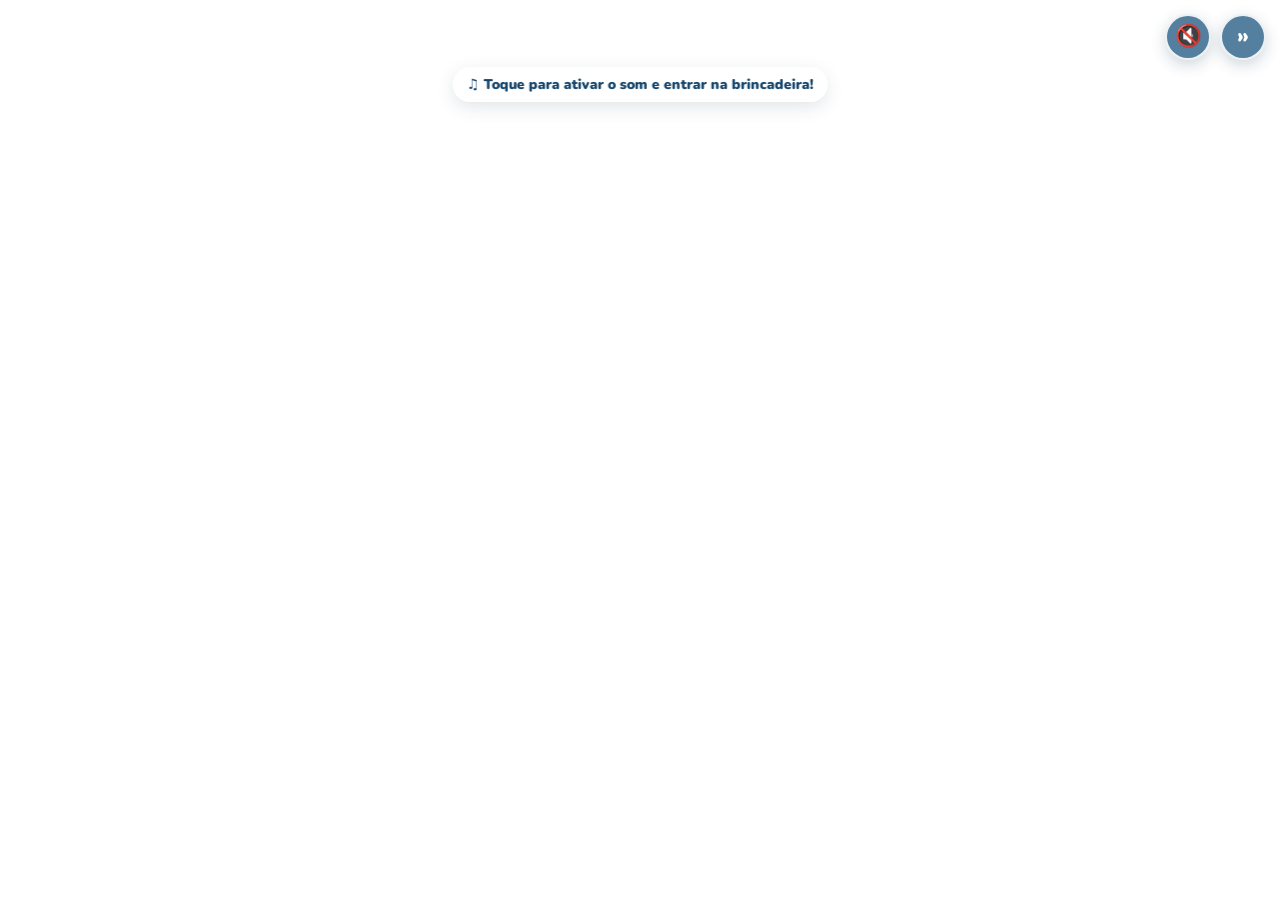
<file: index.html>
<!doctype html>
<html lang="pt-BR">
<head>
  <meta charset="utf-8" />
  <meta name="viewport" content="width=device-width, initial-scale=1" />
  <title>Ben faz 5 anos! · Convite</title>
  <meta name="description" content="Abra o convite animado do aniversário de 5 anos do Ben." />
  <link rel="canonical" href="https://andersonfabiao.github.io/festa-ben/" />
  <meta property="og:type" content="website" />
  <meta property="og:locale" content="pt_BR" />
  <meta property="og:title" content="Ben faz 5 anos!" />
  <meta property="og:description" content="Você foi chamado para uma aventura muito especial. Abra o convite!" />
  <meta property="og:url" content="https://andersonfabiao.github.io/festa-ben/" />
  <meta property="og:image" content="https://andersonfabiao.github.io/festa-ben/assets/convite-animado-preview.png" />
  <meta name="twitter:card" content="summary_large_image" />
  <style>
    *{box-sizing:border-box}body{min-height:100svh;margin:0;display:grid;place-items:center;padding:24px;background:#69bdec;color:#12375b;font:700 18px/1.5 system-ui,sans-serif;text-align:center}.card{width:min(440px,100%);padding:32px 24px;border:6px solid #fff;border-radius:28px;background:#fff8e9;box-shadow:0 22px 60px #17466b44}.logo{font-size:clamp(2.2rem,10vw,4rem);line-height:1;color:#ef3f35;text-shadow:3px 3px 0 #ffd437;margin:0 0 14px}.card p{margin:0 0 20px}.card a{display:inline-block;padding:13px 20px;border-radius:999px;background:#147bc1;color:#fff;text-decoration:none;box-shadow:0 5px 0 #0b548a}.card a:focus-visible{outline:4px solid #ffd437;outline-offset:4px}@media(prefers-reduced-motion:no-preference){.logo{animation:float 1.4s ease-in-out infinite alternate}@keyframes float{to{transform:translateY(-6px)}}}
  </style>
</head>
<body>
  <main class="card">
    <p class="logo">BEN<br />STORY</p>
    <p>Preparando uma aventura muito especial…</p>
    <a id="openInviteLink" href="convite-animado.html">Abrir o convite</a>
  </main>
  <script>
    (function () {
      var target = new URL("convite-animado.html", location.href);
      target.search = location.search;
      target.hash = location.hash;
      var link = document.getElementById("openInviteLink");
      if (link) link.href = target.href;
      setTimeout(function () { location.replace(target.href); }, 700);
    })();
  </script>
</body>
</html>
</file>
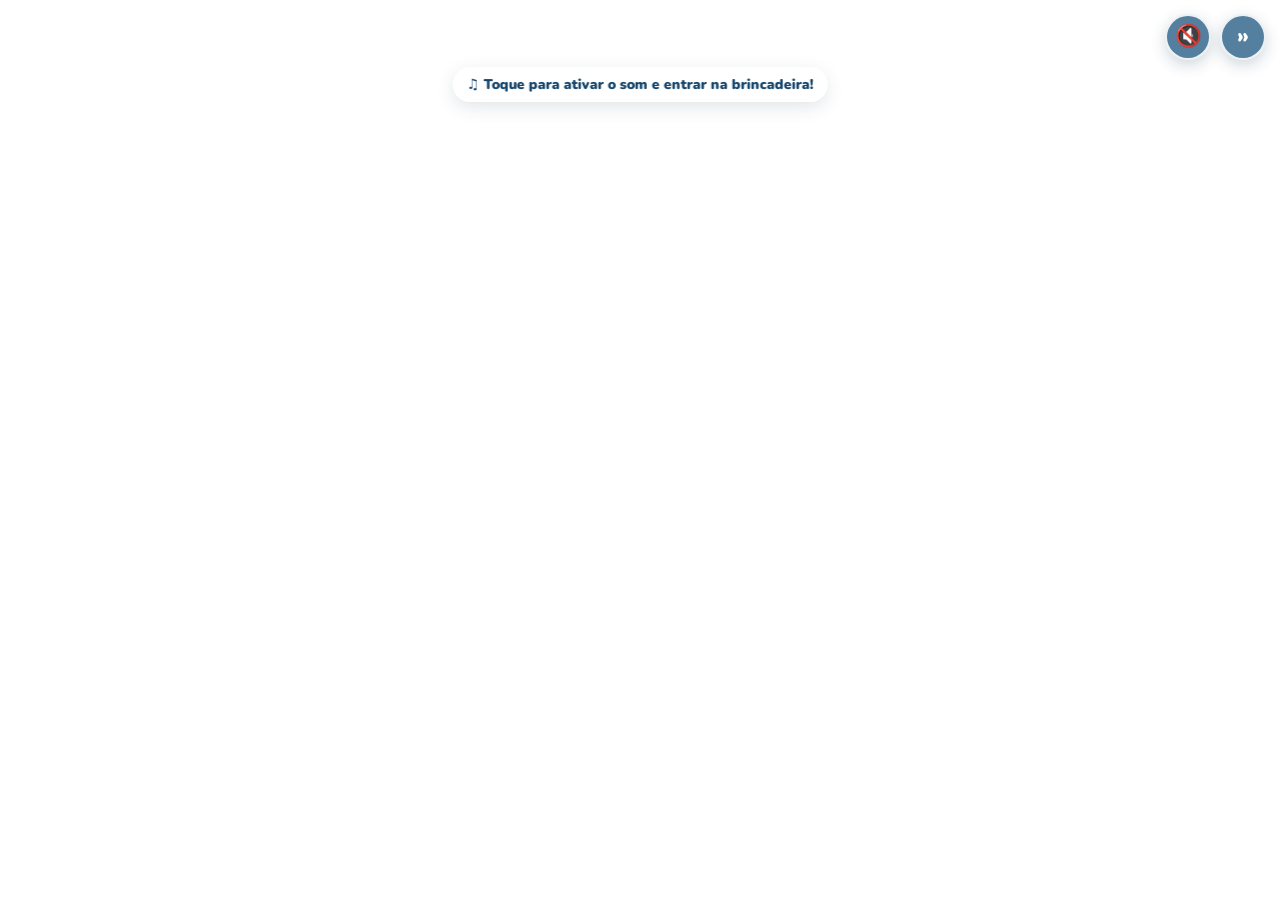
<file: assets/convite/modelo 2/index.html>
<!doctype html>
<html lang="pt-BR">
<head>
  <meta charset="utf-8" />
  <meta name="viewport" content="width=device-width, initial-scale=1" />
  <title>Convite do Ben · Redirecionando…</title>
  <meta name="robots" content="noindex" />
  <link rel="canonical" href="../../../convite-animado.html" />
  <meta http-equiv="refresh" content="0; url=../../../convite-animado.html" />
  <script>
    (function () {
      var target = new URL("../../../convite-animado.html", location.href);
      target.search = location.search;
      target.hash = location.hash;
      location.replace(target.href);
    })();
  </script>
  <style>
    body { margin: 0; min-height: 100vh; display: grid; place-items: center; background: #69bdec; color: #12375b; font: 700 18px/1.5 system-ui, sans-serif; text-align: center; }
    a { color: #12375b; }
  </style>
</head>
<body>
  <p>Este modelo agora é o convite oficial.<br /><a href="../../../convite-animado.html">Abrir o convite do Ben</a></p>
</body>
</html>
</file>
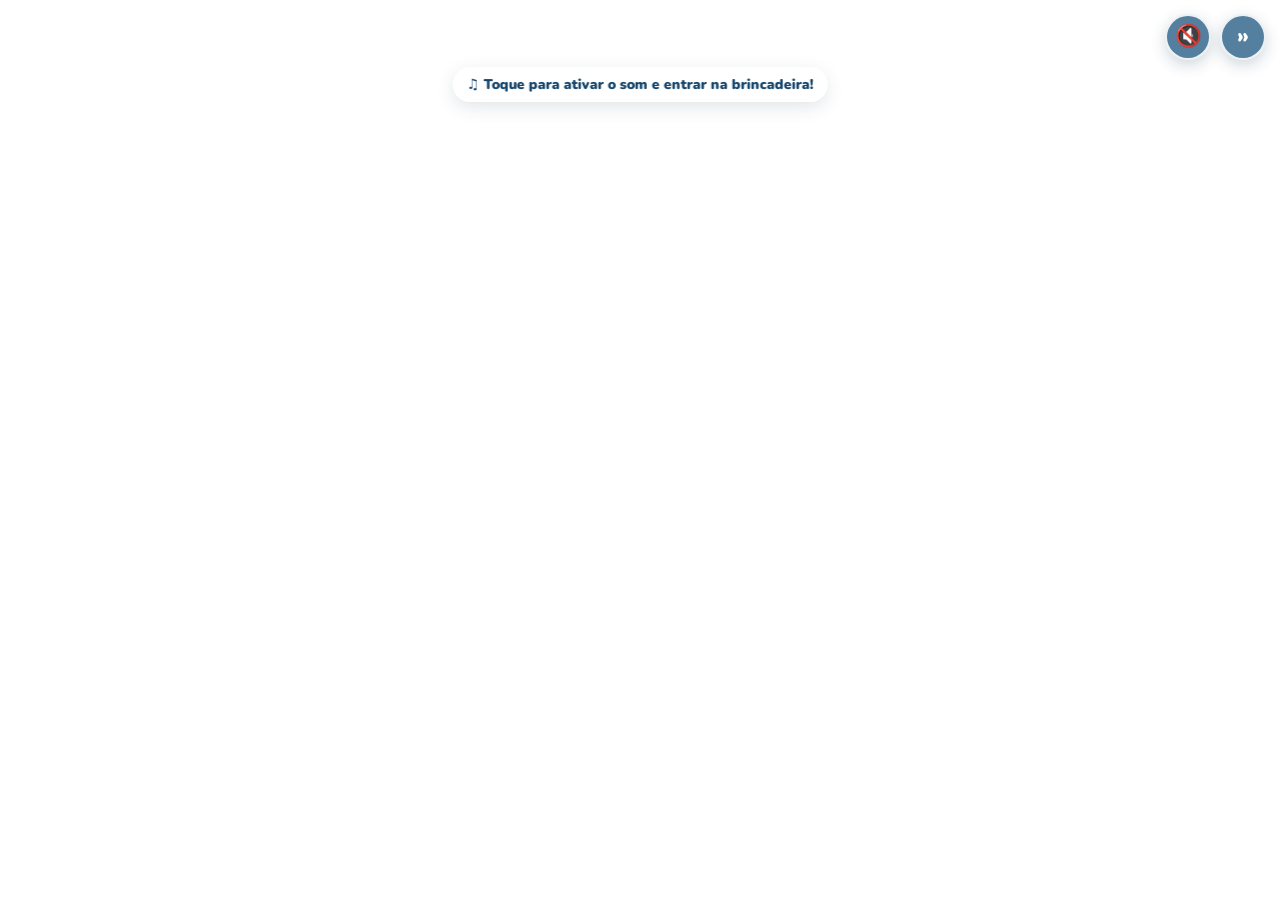
<file: convite-animado.html>
<!doctype html>
<html lang="pt-BR">
<head>
  <meta charset="utf-8" />
  <meta name="viewport" content="width=device-width, initial-scale=1, viewport-fit=cover" />
  <title>Uma aventura especial · Ben faz 5!</title>
  <meta name="description" content="Abra o convite animado do aniversário de 5 anos do Ben e venha viver essa aventura com a gente!" />
  <meta name="theme-color" content="#55b9e8" />
  <meta name="app-version" content="20261112p11" />
  <script>
    window.__checkBenInviteVersion = async () => {
      if (!/^https?:$/.test(location.protocol) || /^(127\.0\.0\.1|localhost)$/.test(location.hostname)) return false;
      try {
        const current = document.querySelector('meta[name="app-version"]')?.content;
        const checkUrl = new URL("convite-animado.html", location.href);
        checkUrl.searchParams.set("_check", Date.now().toString());
        const response = await fetch(checkUrl.href, { cache: "no-store" });
        if (!response.ok) return false;
        const html = await response.text();
        const remote = new DOMParser().parseFromString(html, "text/html")
          .querySelector('meta[name="app-version"]')?.content;
        if (!current || !remote || current === remote) return false;
        const nextUrl = new URL(location.href);
        nextUrl.searchParams.set("v", remote);
        location.replace(nextUrl.href);
        return true;
      } catch {
        return false;
      }
    };
    window.__benInviteVersionCheck = window.__checkBenInviteVersion();
  </script>
  <meta property="og:type" content="website" />
  <meta property="og:locale" content="pt_BR" />
  <meta property="og:site_name" content="Aniversário do Ben" />
  <meta property="og:url" content="https://andersonfabiao.github.io/festa-ben/convite-animado.html" />
  <meta property="og:title" content="Ben faz 5 anos! · Você foi chamado para uma aventura" />
  <meta property="og:description" content="Toque para abrir o convite animado e comemorar com o Ben." />
  <meta property="og:image" content="https://andersonfabiao.github.io/festa-ben/assets/convite-animado-preview.png?v=benstory-20261103" />
  <meta property="og:image:secure_url" content="https://andersonfabiao.github.io/festa-ben/assets/convite-animado-preview.png?v=benstory-20261103" />
  <meta property="og:image:type" content="image/png" />
  <meta property="og:image:width" content="1200" />
  <meta property="og:image:height" content="630" />
  <meta property="og:image:alt" content="Convite animado Toy Story do aniversário de 5 anos do Ben" />
  <meta name="twitter:card" content="summary_large_image" />
  <meta name="twitter:title" content="Ben faz 5 anos! · Você foi chamado para uma aventura" />
  <meta name="twitter:description" content="Toque para abrir o convite animado e comemorar com o Ben." />
  <meta name="twitter:image" content="https://andersonfabiao.github.io/festa-ben/assets/convite-animado-preview.png?v=benstory-20261103" />
  <link rel="preconnect" href="https://fonts.googleapis.com" />
  <link rel="preconnect" href="https://fonts.gstatic.com" crossorigin />
  <link href="https://fonts.googleapis.com/css2?family=Baloo+2:wght@500;600;700;800&family=Nunito:wght@600;700;800;900&display=swap" rel="stylesheet" />
  <link rel="stylesheet" href="assets/convite-animado.css?v=20261112p11" />
  <link rel="stylesheet" href="assets/convite/modelo%202/modelo-2.css?v=20261112p11" />
</head>
<body>
  <a class="skip-link" href="#finalInvite">Pular para o convite</a>
  <div class="experience model-two" id="experience">
    <div class="room" aria-hidden="true">
      <div class="wall-stars"></div>
      <div class="room-cloud cloud-one"></div><div class="room-cloud cloud-two"></div><div class="room-cloud cloud-three"></div>
      <div class="window"><span class="window-sky"></span><span class="window-frame frame-v"></span><span class="window-frame frame-h"></span></div>
      <div class="shelf"><span class="book book-one"></span><span class="book book-two"></span><span class="book book-three"></span><span class="rocket">🚀</span></div>
      <div class="baseboard"></div><div class="floor"></div>
    </div>

    <div class="buzz-prelude" id="buzzPrelude" aria-label="Buzz Lightyear chegando para a aventura">
      <video id="buzzPreludeVideo" playsinline preload="auto" poster="assets/convite/buzz-poster.webp?v=20261106"><source src="assets/convite/buzz.mp4?v=20261106" type="video/mp4" /></video>
      <div class="buzz-prelude-controls" aria-label="Controles da abertura">
        <button class="buzz-prelude-control" id="buzzSoundToggle" type="button" aria-label="Ativar som do Buzz" aria-pressed="true"><span aria-hidden="true">🔇</span></button>
        <button class="buzz-prelude-control" id="buzzSkip" type="button" aria-label="Pular animação do Buzz"><span aria-hidden="true">»</span></button>
      </div>
      <p class="buzz-sound-hint" id="buzzSoundHint"><span aria-hidden="true">♫</span> Toque para ativar o som e entrar na brincadeira!</p>
    </div>

    <div class="opening-screen" id="openingScreen">
      <div class="opening-bg" aria-hidden="true">
        <img class="opening-bg-blur" src="assets/convite/todo-poster.webp" alt="" />
        <video id="openingVideo" class="opening-bg-video" muted loop playsinline preload="none" poster="assets/convite/todo-poster.webp">
          <source src="assets/convite/todo-loop.mp4" type="video/mp4" />
        </video>
      </div>
      <div class="opening-stage"><div class="opening-card">
        <div class="opening-logo" role="img" aria-label="Ben Story 5">
          <img class="opening-logo-art" src="assets/convite/BEN_STORY.png" alt="" width="518" height="453" />
        </div>
        <p class="eyebrow" id="openingEyebrow">Uma mensagem especial chegou para você</p>
        <h1><span id="openingTitleLead">Prepare-se para uma</span><br /><strong id="openingTitleHighlight">grande aventura!</strong></h1>
        <button class="start-button" id="startButton" type="button"><img class="start-armor" src="assets/convite/armadura_buzz.png" alt="" aria-hidden="true" /><span class="start-label" id="startButtonLabel">Abrir convite</span></button>
        <p class="sound-hint" id="openingSoundHint"><span aria-hidden="true">♫</span> Ative o som para entrar na brincadeira</p>
      </div></div>
    </div>

    <main class="stage" id="stage" aria-live="polite">
      <div class="stage-controls" aria-label="Controles do convite">
        <button class="round-control" id="soundButton" type="button" aria-label="Desativar som" aria-pressed="false">♫</button>
        <button class="round-control" id="replayButton" type="button" aria-label="Repetir animação">↻</button>
        <button class="skip-animation" id="skipButton" type="button">Pular animação</button>
      </div>
      <section class="reveal-scene" id="revealScene" aria-label="A carta especial está se abrindo">
        <div class="reveal-glow" aria-hidden="true"></div>
        <div class="reveal-frame"><video id="revealVideo" muted playsinline preload="none" poster="assets/convite/start-poster.webp?v=20261106p22" aria-label="Woody, Buzz e Jessie revelados pela carta"><source src="assets/convite/start-tratado.mp4?v=20261106p22" type="video/mp4" /></video></div>
      </section>

      <section class="final-invite" id="finalInvite" tabindex="-1" aria-label="Convite do aniversário do Ben">
        <div class="m2-card" id="m2Main">
          <span class="tape tape-left" aria-hidden="true"></span><span class="tape tape-right" aria-hidden="true"></span>
          <span class="m2-star m2-star-a" aria-hidden="true">★</span><span class="m2-star m2-star-b" aria-hidden="true">✦</span><span class="m2-star m2-star-c" aria-hidden="true">★</span>
          <header class="invite-heading m2-heading">
            <img class="m2-main-logo" src="assets/convite/BEN_STORY.png" alt="Ben Story 5" width="518" height="453" />
            <p id="missionText">Você foi escolhido para esta missão!</p>
            <h2><span class="name-blocks" id="animatedNameBlocks" role="img" aria-label="Ben"><span>B</span><span>E</span><span>N</span></span><span class="age-copy" id="animatedAgeCopy">faz <strong id="animatedAge">5</strong> anos!</span></h2>
          </header>
          <p class="invite-message m2-message" id="inviteMessage">Venha brincar, sorrir e viver uma aventura inesquecível com a gente.</p>

          <div class="m2-date-row" aria-label="Data e horário da festa">
            <span class="m2-rule" aria-hidden="true"></span><span class="m2-month" id="m2Month">JANEIRO</span>
            <div class="m2-day" id="animatedDate" aria-label="Data do aniversário do Ben"><strong id="m2Day">09</strong><span id="animatedDateText" class="sr-only">09 de janeiro de 2027</span><span id="animatedWeekday" class="m2-weekday">Sábado</span></div>
            <span class="m2-time">ÀS <strong id="animatedTimeText">18h</strong><small id="animatedTimeLabel" class="sr-only">Hora da missão</small></span><span class="m2-rule" aria-hidden="true"></span>
          </div>
          <p class="m2-venue" id="m2Venue"><span class="m2-venue-star" aria-hidden="true">★</span><span id="m2VenueName">Enjoy Kids - Liv Mall Shopping</span><span class="m2-venue-star" aria-hidden="true">★</span></p>
          <p class="m2-call">Clique nos botões</p>
          <nav class="m2-actions" aria-label="Ações do convite">
            <a class="m2-action m2-confirm" id="confirmButton" href="convite.html?music=1&amp;voltar=convite-animado.html"><span class="m2-medal"><i aria-hidden="true">✓</i></span><strong>Confirmar<br />presença</strong></a>
            <button class="m2-action m2-gift" id="giftAction" type="button" aria-controls="giftScreen"><span class="m2-medal"><img class="m2-gift-art" src="assets/convite/caixa.png" alt="" aria-hidden="true" /></span><strong>Sugestão<br />de presentes</strong></button>
            <a class="m2-action m2-map" id="animatedLocation" href="https://maps.app.goo.gl/A1W6p14GLiRxY7Sy8" target="_blank" rel="noopener noreferrer"><span class="m2-medal"><img class="m2-map-art" src="assets/convite/spaceranger-clean.png" alt="" aria-hidden="true" /></span><strong>Local<br />da festa</strong><span id="animatedLocationName" class="sr-only">Enjoy Kids</span><span id="animatedLocationDetail" class="sr-only">Liv Mall Shopping</span></a>
          </nav>
          <div class="m2-signoff">
            <p class="rsvp-deadline m2-deadline" id="animatedRsvpDeadline">Confirme sua presença até 29 de dezembro 💫</p>
          </div>
          <figure class="m2-clip">
            <video id="m2ClipVideo" class="m2-clip-video" muted loop playsinline preload="none" poster="assets/convite/personagens-poster.webp" aria-label="Os personagens de Toy Story comemorando juntos">
              <source src="assets/convite/personagens-loop.mp4" type="video/mp4" />
            </video>
          </figure>
        </div>

        <section class="m2-card m2-gifts" id="giftScreen" aria-labelledby="giftHeading" aria-hidden="true">
          <span class="tape tape-left" aria-hidden="true"></span><span class="tape tape-right" aria-hidden="true"></span>
          <button class="m2-back" id="backButton" type="button" aria-label="Voltar para o convite">← Voltar</button>
          <span class="m2-star m2-star-a" aria-hidden="true">★</span><span class="m2-star m2-star-b" aria-hidden="true">✦</span>
          <div class="m2-gift-title">
            <p class="m2-gift-kicker"><span aria-hidden="true">★</span> Diquinha de presente <span aria-hidden="true">★</span></p>
            <h2 id="giftHeading">Sugestões<br /><span>de presentes</span></h2>
            <p>Uma diquinha para ajudar 💫</p>
          </div>
          <div class="m2-gift-grid">
            <article><div class="m2-gift-orbit"><img class="m2-gift-icon m2-gift-shirt" src="assets/convite/camisa.png" alt="" aria-hidden="true" /></div><h3 id="giftOneLabel">Visto</h3><p id="giftOneValue">6 anos</p></article>
            <article><div class="m2-gift-orbit"><img class="m2-gift-icon m2-gift-boot" src="assets/convite/bota.png" alt="" aria-hidden="true" /></div><h3 id="giftTwoLabel">Calço</h3><p id="giftTwoValue">27</p></article>
            <article class="m2-gift-likes"><div class="m2-gift-orbit m2-toy"><img class="m2-gift-ball" src="assets/convite/bola.png" alt="" aria-hidden="true" /></div><h3>Gosto de</h3><p id="giftToyValue">Tudo do universo Toy Story\nUniverso do Harry Potter\nBloquinhos de montar</p></article>
          </div>
          <div class="m2-gifts-cast">
            <img id="giftsCastAnimation" class="m2-gifts-cast-video" src="assets/convite/uru-transparente.webp?v=20261112p11" alt="Woody, Buzz e Jessie dando uma saudação no convite Ben Story" width="640" height="420" loading="lazy" decoding="async" />
          </div>
          <p class="m2-gift-closing">O melhor presente é comemorar com você!</p>
        </section>
      </section>
    </main>

    <div class="smoke-transition" id="smokeTransition" aria-hidden="true"><span></span><span></span><span></span><span></span><span></span><span></span><span></span><span></span><span></span><span></span></div>
    <button class="ben-voice-cue" id="benVoiceCue" type="button" aria-live="polite" aria-hidden="true" tabindex="-1"><span aria-hidden="true">🎙️</span><span><strong id="benVoiceCueTitle">Um recado do Ben</strong><small id="benVoiceCueHint">Escute só um pouquinho…</small></span></button>
    <audio id="themeAudio" preload="metadata"><source src="assets/audio/amigo-estou-aqui.mp3" type="audio/mpeg" /></audio>
    <audio id="benVoiceAudio" preload="auto" playsinline><source src="assets/audio/ben-convite.mp3?v=20261111p2" type="audio/mpeg" /></audio>
  </div>
  <noscript><div class="no-script">Ative o JavaScript para assistir ao convite animado. Você também pode <a href="convite.html">confirmar sua presença aqui</a>.</div></noscript>
  <script src="assets/convite-dados.js?v=20261112p11"></script>
  <script src="assets/convite-animado.js?v=20261112p11"></script>
  <script src="assets/convite/modelo%202/modelo-2.js?v=20261112p11"></script>
</body>
</html>
</file>
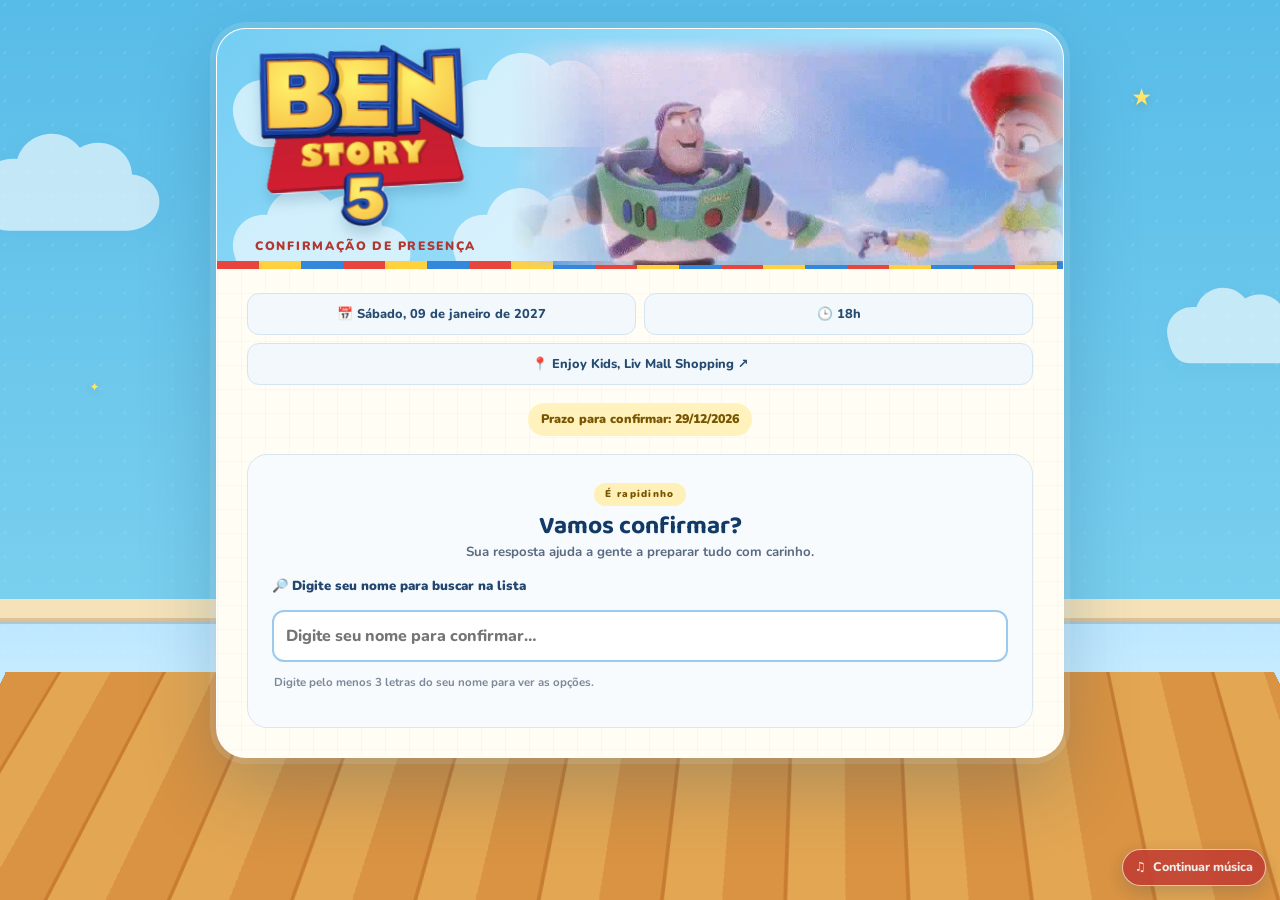
<file: convite.html>
<!doctype html>
<html lang="pt-BR">
<head>
  <meta charset="utf-8" />
  <meta name="viewport" content="width=device-width, initial-scale=1" />
  <meta name="robots" content="noindex, nofollow" />
  <title>Confirmação de presença · Ben faz 5!</title>
  <meta name="description" content="Confirme sua presença no aniversário de 5 anos do Ben. Dia 9 de janeiro de 2027, às 18h, no Enjoy — Liv Mall Shopping." />
  <meta name="theme-color" content="#58bcea" />
  <meta name="app-version" content="20261112p11" />
  <link rel="canonical" href="https://andersonfabiao.github.io/festa-ben/convite.html" />

  <meta property="og:locale" content="pt_BR" />
  <meta property="og:type" content="website" />
  <meta property="og:site_name" content="Aniversário do Ben" />
  <meta property="og:title" content="Confirme sua presença · Ben faz 5 anos" />
  <meta property="og:description" content="Encontre seu nome e confirme sua presença na festa do Ben." />
  <meta property="og:url" content="https://andersonfabiao.github.io/festa-ben/convite.html" />
  <meta property="og:image" content="https://andersonfabiao.github.io/festa-ben/assets/convite-ben-5-preview.png?v=benstory" />
  <meta property="og:image:secure_url" content="https://andersonfabiao.github.io/festa-ben/assets/convite-ben-5-preview.png?v=benstory" />
  <meta property="og:image:type" content="image/png" />
  <meta property="og:image:width" content="1200" />
  <meta property="og:image:height" content="630" />
  <meta property="og:image:alt" content="Página de confirmação de presença do aniversário do Ben" />
  <meta name="twitter:card" content="summary_large_image" />
  <meta name="twitter:title" content="Confirme sua presença · Ben faz 5 anos" />
  <meta name="twitter:description" content="Encontre seu nome e confirme sua presença na festa do Ben." />
  <meta name="twitter:image" content="https://andersonfabiao.github.io/festa-ben/assets/convite-ben-5-preview.png?v=benstory" />
  <link rel="icon" href="data:image/svg+xml,%3Csvg xmlns='http://www.w3.org/2000/svg' viewBox='0 0 100 100'%3E%3Cpolygon points='50,5 61,38 96,38 68,59 79,93 50,72 21,93 32,59 4,38 39,38' fill='%23ffc93c' stroke='%23e8453c' stroke-width='5' stroke-linejoin='round'/%3E%3C/svg%3E" />
  <link rel="preconnect" href="https://fonts.googleapis.com" />
  <link rel="preconnect" href="https://fonts.gstatic.com" crossorigin />
  <link href="https://fonts.googleapis.com/css2?family=Baloo+2:wght@500;600;700;800&family=Nunito:wght@400;600;700;800&display=swap" rel="stylesheet" />
  <link rel="stylesheet" href="assets/styles.css?v=20261112p11" />
</head>
<body class="invite-body rsvp-page">
  <a class="skip-link" href="#inviteContent">Ir para a confirmação</a>
  <div class="connection-status" id="connectionStatus" role="status" aria-live="polite" hidden>
    <span aria-hidden="true">📡</span>
    <span><strong>Você está sem internet.</strong> A busca e a confirmação voltarão quando a conexão retornar.</span>
  </div>
  <div class="rsvp-background" aria-hidden="true">
    <span class="rsvp-cloud cloud-one"></span>
    <span class="rsvp-cloud cloud-two"></span>
    <span class="rsvp-cloud cloud-three"></span>
    <span class="rsvp-star star-one">★</span>
    <span class="rsvp-star star-two">★</span>
    <span class="rsvp-star star-three">✦</span>
    <span class="rsvp-star star-four">★</span>
    <span class="rsvp-baseboard"></span>
    <span class="rsvp-floor"></span>
  </div>

  <div class="rsvp-music" id="rsvpMusic" hidden>
    <button type="button" id="rsvpMusicButton" aria-label="Pausar música" aria-pressed="false">
      <span aria-hidden="true">♫</span>
      <span id="rsvpMusicLabel">Música tocando</span>
    </button>
  </div>

  <main class="rsvp-shell">
    <section class="rsvp-card" aria-labelledby="inviteTitle">
      <header class="rsvp-hero">
        <div class="rsvp-copy">
          <img class="rsvp-brand-logo" src="assets/convite/BEN_STORY.png" alt="Ben Story 5" width="518" height="453" />
          <p class="rsvp-eyebrow" id="inviteEyebrow">Confirmação de presença</p>
          <h1 class="sr-only" id="inviteTitle">Confirmação de presença do aniversário do Ben</h1>
          <span id="inviteName" class="sr-only">Ben</span><span id="inviteAgeText" class="sr-only">5</span>
          <p class="invite-sub sr-only" id="inviteSub">Confirme sua presença.</p>
        </div>

        <div class="rsvp-art" aria-hidden="true">
          <picture>
            <source media="(prefers-reduced-motion: reduce)" srcset="assets/pngall/personagens-toy-story.png" />
            <source type="image/webp" srcset="assets/convite/horizontal.webp" />
            <img src="assets/convite/horizontal.gif" alt="" width="538" height="218" />
          </picture>
        </div>
      </header>

      <div class="rsvp-content">
        <div class="invite-meta" id="inviteMeta"></div>
        <p class="invite-rsvp-deadline" id="inviteRsvpDeadline">Prazo para confirmar: 29/12/2026</p>

        <section class="rsvp-panel rsvp-task" aria-labelledby="rsvpTitle">
          <div class="rsvp-heading">
            <span class="rsvp-step-badge">É rapidinho</span>
            <h2 class="rsvp-title" id="rsvpTitle">Vamos confirmar?</h2>
            <p class="rsvp-intro" id="rsvpIntro">Sua resposta ajuda a gente a preparar tudo com carinho.</p>
          </div>

          <div id="inviteContent" aria-live="polite">
            <div class="invite-loading">
              <span class="invite-spinner" aria-hidden="true"></span>
              <p>Carregando a confirmação…</p>
            </div>
          </div>
        </section>
      </div>
      <div class="rsvp-parent-help" id="parentContacts" aria-label="Falar com os pais do Ben"></div>
    </section>
  </main>

  <a class="rsvp-back" id="rsvpBack" href="convite-animado.html" hidden>← Voltar ao convite</a>

  <div class="toast" id="inviteToast" role="status" aria-live="polite"></div>

  <audio id="rsvpThemeAudio" preload="metadata">
    <source src="assets/audio/amigo-estou-aqui.mp3" type="audio/mpeg" />
  </audio>

  <script src="assets/convite-music.js?v=20261112p11"></script>
  <script src="assets/guest-id.js?v=20261112p11"></script>
  <script src="assets/convite.js?v=20261112p11"></script>
</body>
</html>
</file>
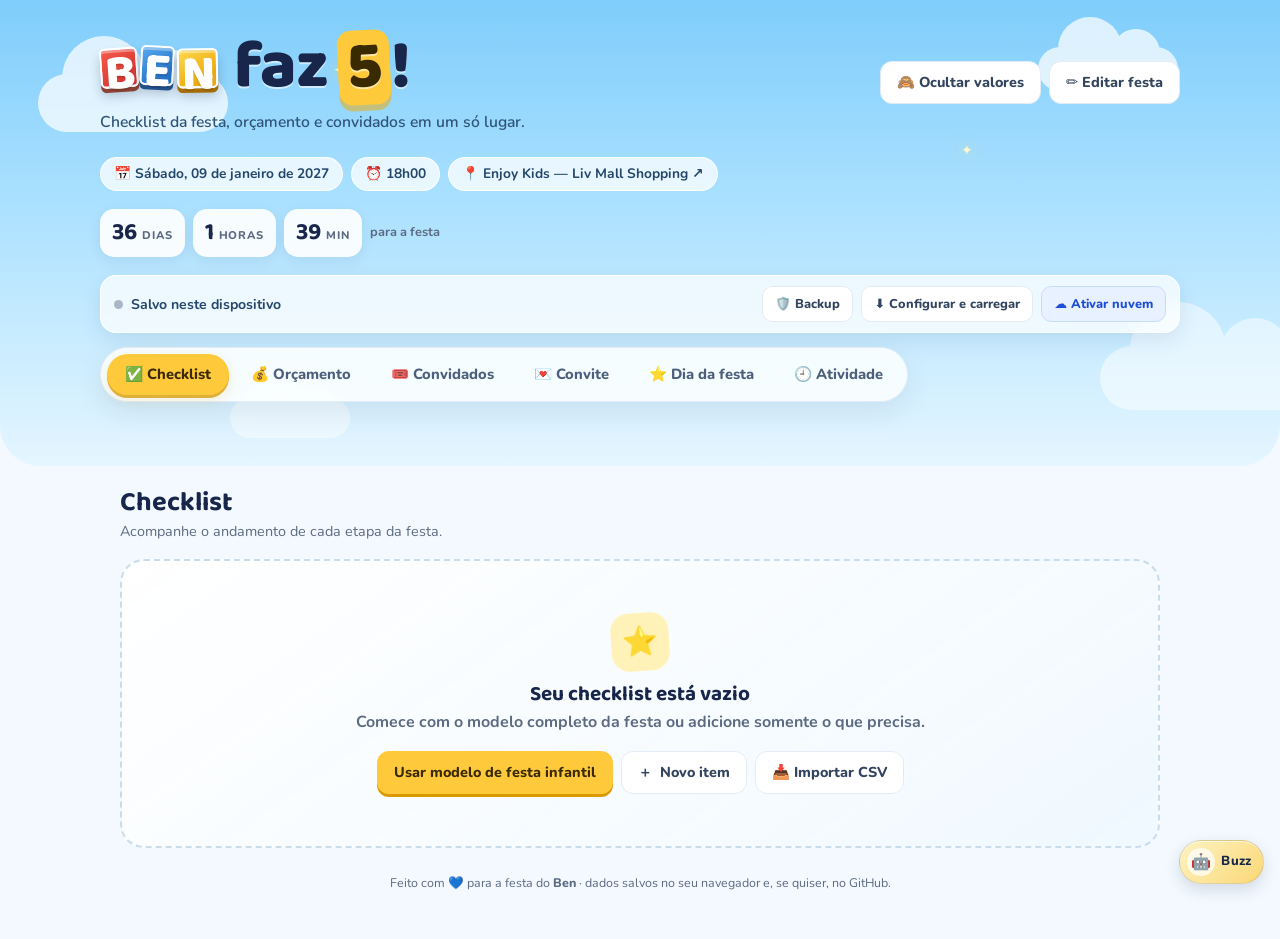
<file: painel.html>
<!doctype html>
<html lang="pt-BR">
<head>
  <meta charset="utf-8" />
  <meta name="viewport" content="width=device-width, initial-scale=1" />
  <meta name="robots" content="noindex,nofollow,noarchive" />
  <title>Ben faz 5! · Checklist Toy Story</title>
  <meta name="description" content="Checklist, orçamento e convidados do aniversário de 5 anos do Ben — tema Toy Story." />
  <meta name="theme-color" content="#8fd3ff" />
  <meta name="app-version" content="20261112p11" />
  <link rel="icon" href="data:image/svg+xml,%3Csvg xmlns='http://www.w3.org/2000/svg' viewBox='0 0 100 100'%3E%3Cpolygon points='50,5 61,38 96,38 68,59 79,93 50,72 21,93 32,59 4,38 39,38' fill='%23ffc93c' stroke='%23e8453c' stroke-width='5' stroke-linejoin='round'/%3E%3C/svg%3E" />
  <link rel="preconnect" href="https://fonts.googleapis.com" />
  <link rel="preconnect" href="https://fonts.gstatic.com" crossorigin />
  <link href="https://fonts.googleapis.com/css2?family=Baloo+2:wght@500;600;700;800&family=Nunito:wght@400;600;700;800&display=swap" rel="stylesheet" />
  <!-- Ao alterar CSS ou JS, troque o ?v= (ex.: 20261031b) para os aparelhos baixarem a versão nova. -->
  <link rel="stylesheet" href="assets/styles.css?v=20261112p11" />
</head>
<body>
  <a class="skip-link" href="#mainContent">Ir para o conteúdo principal</a>
  <header class="hero">
    <div class="clouds" aria-hidden="true">
      <span class="cloud c1"></span>
      <span class="cloud c2"></span>
      <span class="cloud c3"></span>
      <span class="cloud c4"></span>
      <span class="spark s1">✦</span>
      <span class="spark s2">✦</span>
      <span class="spark s3">✦</span>
      <span class="spark s4">✧</span>
    </div>

    <div class="hero-inner">
      <div class="hero-top">
        <div class="hero-copy">
          <h1><span id="heroName" class="hero-name-blocks" role="img" aria-label="Ben"></span> faz <span class="hl" id="heroAge">5</span>!</h1>
          <p class="hero-sub">Checklist da festa, orçamento e convidados em um só lugar.</p>
        </div>
        <div class="hero-actions">
          <button class="btn btn-ghost hero-edit" id="toggleValuesBtn" type="button" aria-pressed="false" title="Ocultar valores">👁️ Valores</button>
          <button class="btn btn-ghost hero-edit" id="heroEditBtn" type="button">✏️ Editar festa</button>
        </div>
      </div>

      <div class="hero-meta" id="heroMeta"></div>
      <div class="countdown" id="countdown" aria-live="polite"></div>

      <div class="cloud-bar" aria-label="Sincronização dos dados">
        <div class="cloud-status" role="status" aria-live="polite"><span class="dot" id="cloudDot"></span><span id="cloudText">Salvo neste dispositivo</span></div>
        <div class="cloud-actions">
          <button class="btn btn-sm btn-ghost" id="quickBackupBtn" type="button">🛡️ Backup</button>
          <button class="btn btn-sm btn-ghost" id="pullBtn" type="button">⬇️ Carregar da nuvem</button>
          <button class="btn btn-sm btn-cloud" id="saveCloudBtn" type="button">☁️ Salvar na nuvem</button>
        </div>
      </div>
      <nav class="tabs" aria-label="Seções">
        <button class="tab is-active" data-view="checklist" type="button">✅ Checklist</button>
        <button class="tab" data-view="budget" type="button">💰 Orçamento</button>
        <button class="tab" data-view="guests" type="button">🎟️ Convidados</button>
        <button class="tab" data-view="invite" type="button">💌 Convite</button>
        <button class="tab" data-view="day" type="button">⭐ Dia da festa</button>
        <button class="tab" data-view="activity" type="button">🕘 Atividade</button>
      </nav>
    </div>
  </header>

  <div class="shell">
    <main id="mainContent" tabindex="-1">
    <section id="view-checklist" class="view" aria-label="Checklist">
      <div class="section-head">
        <div><h2>Checklist</h2><p class="muted">Acompanhe o andamento de cada etapa da festa.</p></div>
      </div>
      <div id="checklistStats" class="stat-grid small"></div>
      <div class="checklist-progress-card">
        <div class="progress-head"><span id="progressLabel">0 de 0 itens concluídos</span><strong id="progressPct">0%</strong></div>
        <div class="progress-track"><div class="progress-fill" id="progressFill"></div></div>
      </div>
      <div id="checklistAlerts" class="checklist-alert-grid" aria-label="Alertas do checklist"></div>
      <div class="toolbar checklist-toolbar">
        <div class="toolbar-primary">
          <div class="search-field">
            <span aria-hidden="true">🔎</span>
            <input id="searchInput" type="search" placeholder="Buscar itens…" autocomplete="off" aria-label="Buscar itens" />
          </div>
          <button class="btn btn-primary" id="addItemBtn" type="button"><span aria-hidden="true">＋</span> Novo item</button>
        </div>
        <div class="toolbar-filters">
          <select id="stageFilter" class="input" aria-label="Filtrar por etapa"></select>
          <select id="statusFilter" class="input" aria-label="Filtrar por status">
            <option value="">Todos os status</option>
            <option value="todo">A fazer</option>
            <option value="doing">Em andamento</option>
            <option value="contracted">Contratado</option>
            <option value="done">Concluído</option>
          </select>
          <select id="sortItems" class="input" aria-label="Ordenar itens">
            <option value="due">Ordenar: vencimento</option>
            <option value="status">Ordenar: status</option>
            <option value="name">Ordenar: nome</option>
            <option value="cost">Ordenar: maior custo</option>
          </select>
          <label class="check-inline"><input type="checkbox" id="pendingOnly" /> Só pendentes</label>
          <details class="toolbar-more">
            <summary class="btn btn-ghost" aria-label="Abrir mais ações do checklist"><span aria-hidden="true">⋯</span> Mais ações</summary>
            <div class="toolbar-more-menu">
              <button class="btn btn-ghost btn-sm" id="expandStagesBtn" type="button">Expandir todas</button>
              <button class="btn btn-ghost btn-sm" id="collapseStagesBtn" type="button">Recolher todas</button>
              <button class="btn btn-ghost" id="editStageNamesBtn" type="button">✏️ Editar etapas</button>
              <button class="btn btn-cloud" id="exportChecklistPdfBtn" type="button">📄 Exportar PDF</button>
              <button class="btn btn-ghost" id="importChecklistBtn" type="button">📥 Importar CSV</button>
            </div>
          </details>
        </div>
      </div>

      <div id="checklist" class="checklist"></div>
    </section>

    <section id="view-budget" class="view" aria-label="Orçamento" hidden>
      <div class="section-head">
        <div>
          <h2>Orçamento da festa</h2>
          <p class="muted">Acompanhe o previsto, o que já foi contratado e o que falta pagar.</p>
        </div>
        <div class="budget-head-actions">
          <label class="budget-edit">
            <span>Orçamento total (R$)</span>
            <input id="budgetInput" class="input money-input" type="number" min="0" step="50" inputmode="decimal" />
          </label>
          <button class="btn btn-ghost" id="exportPartyPdfBtn" type="button">📄 Exportar resumo PDF</button>
        </div>
      </div>

      <div id="budgetOverview" class="budget-overview" aria-label="Resumo visual do orçamento"></div>
      <div id="budgetCards" class="stat-grid"></div>

      <div class="card">
        <div class="card-head">
          <h3>Gastos por etapa</h3>
          <div class="legend">
            <span><i class="swatch swatch-prev"></i> Previsto</span>
            <span><i class="swatch swatch-paid"></i> Pago</span>
          </div>
        </div>
        <div id="stageBreakdown" class="breakdown"></div>
      </div>

      <div class="card table-card">
        <div class="card-head">
          <h3>Todos os itens</h3>
          <span class="muted" id="budgetTableCount"></span>
        </div>
        <div class="table-wrap">
          <table class="budget-table">
            <thead>
              <tr>
                <th>Item</th>
                <th class="hide-sm">Etapa</th>
                <th>Status</th>
                <th class="num hide-sm">Qtd.</th>
                <th class="num hide-sm">Unitário</th>
                <th class="num">Previsto</th>
                <th class="num">Pago</th>
                <th class="num">Falta</th>
              </tr>
            </thead>
            <tbody id="budgetTableBody"></tbody>
          </table>
        </div>
      </div>
    </section>

    <section id="view-guests" class="view" aria-label="Convidados" hidden>
      <div class="section-head">
        <div>
          <h2>Convidados</h2>
          <p class="muted">Monte a lista e acompanhe as confirmações de presença.</p>
        </div>
        <div class="head-actions">
          <button class="btn btn-ghost" id="importGuestsBtn" type="button">📥 Importar CSV</button>
          <button class="btn btn-ghost" id="exportConfirmedPdfBtn" type="button">📄 PDF dos confirmados</button>
          <button class="btn btn-cloud" id="saveCloudGuestsBtn" type="button">☁️ Salvar na nuvem</button>
          <input type="file" id="guestImportFile" accept=".csv,.txt,.json,text/csv,text/plain,application/json" hidden />
        </div>
      </div>

      <div id="guestStats" class="stat-grid small"></div>
      <div id="rsvpDeadlineStatus" class="rsvp-deadline-status" aria-live="polite"></div>
      <section class="guest-pending-panel" aria-labelledby="guestPendingTitle">
        <div class="guest-pending-head">
          <div><span>Visão rápida</span><h3 id="guestPendingTitle">Pendências importantes</h3></div>
          <small>Toque em um cartão para filtrar a lista.</small>
        </div>
        <div class="guest-pending-grid" id="guestPendingGrid"></div>
      </section>

      <div class="guest-tools">
        <div class="guest-filters" role="group" aria-label="Filtrar convidados">
          <button class="filter-chip is-active" type="button" data-guest-filter="all">Todos</button>
          <button class="filter-chip" type="button" data-guest-filter="parents">Pais</button>
          <button class="filter-chip" type="button" data-guest-filter="adult">Adultos</button>
          <button class="filter-chip" type="button" data-guest-filter="child">Crianças</button>
          <button class="filter-chip" type="button" data-guest-filter="sent">Enviados</button>
          <button class="filter-chip" type="button" data-guest-filter="unsent">Não enviados</button>
          <button class="filter-chip" type="button" data-guest-filter="no_phone">Contato indefinido</button>
          <button class="filter-chip" type="button" data-guest-filter="needs_reminder">Sem lembrete</button>
          <button class="filter-chip" type="button" data-guest-filter="confirmed">Confirmados</button>
          <button class="filter-chip" type="button" data-guest-filter="pending">Pendentes</button>
          <button class="filter-chip" type="button" data-guest-filter="declined">Não vão</button>
        </div>
      </div>

      <div class="guest-sync">
        <button class="btn btn-ghost btn-sm" id="refreshGuestsBtn" type="button">🔄 Atualizar respostas</button>
        <span class="muted" id="guestSyncState"></span>
      </div>

      <div class="guest-actions">
        <label class="guest-search">
          <span aria-hidden="true">🔎</span>
          <input id="guestSearch" class="guest-search-input" type="search" placeholder="Buscar convidado pelo nome…" autocomplete="off" aria-label="Buscar convidado pelo nome" />
        </label>
        <button class="btn btn-primary" id="addGuestBtn" type="button">＋ Adicionar convidado</button>
      </div>

      <div class="guest-bulk-bar" id="guestBulkBar" aria-live="polite">
        <div><strong id="guestBulkCount">0 selecionados</strong><span id="guestBulkHint">Selecione convidados com telefone.</span></div>
        <div class="guest-bulk-actions">
          <button class="btn btn-ghost btn-sm" id="selectVisibleGuestsBtn" type="button">Selecionar deste filtro</button>
          <button class="btn btn-ghost btn-sm" id="clearGuestSelectionBtn" type="button" disabled>Limpar</button>
          <button class="btn btn-primary btn-sm" id="prepareGuestInvitesBtn" type="button" disabled>Preparar envios</button>
        </div>
      </div>

      <div id="guestList" class="guest-list"></div>
    </section>

    <section id="view-day" class="view" aria-label="Modo dia da festa" hidden>
      <div class="section-head">
        <div><h2>Dia da festa</h2><p class="muted">Uma visão rápida para usar no celular quando chegar a hora.</p></div>
        <div class="head-actions"><button class="btn btn-primary" id="addDayTaskBtn" type="button">＋ Tarefa do dia</button></div>
      </div>
      <div id="dayStats" class="stat-grid small"></div>
      <div class="day-layout">
        <section class="card day-card" aria-labelledby="dayAlertsTitle">
          <div class="card-head"><div><h3 id="dayAlertsTitle">Prioridades agora</h3><p class="muted">Somente o que ainda pede atenção.</p></div></div>
          <div id="dayAlerts" class="day-alerts" aria-live="polite"></div>
        </section>
        <section class="card day-card" aria-labelledby="dayTasksTitle">
          <div class="card-head"><div><h3 id="dayTasksTitle">Tarefas do dia</h3><p class="muted">Marque conforme concluir.</p></div></div>
          <div id="dayTasks" class="day-tasks"></div>
        </section>
        <section class="card day-card" aria-labelledby="dayContactsTitle">
          <div class="card-head"><div><h3 id="dayContactsTitle">Contatos e localização</h3><p class="muted">Atalhos essenciais.</p></div></div>
          <div id="dayContacts" class="day-contacts"></div>
        </section>
        <section class="card day-card" aria-labelledby="daySuppliersTitle">
          <div class="card-head"><div><h3 id="daySuppliersTitle">Fornecedores e saldos</h3><p class="muted">Contratados que ainda têm valor a pagar.</p></div></div>
          <div id="daySuppliers" class="day-suppliers"></div>
        </section>
      </div>
    </section>

    <section id="view-activity" class="view" aria-label="Atividade" hidden>
      <div class="section-head">
        <div><h2>Atividade recente</h2><p class="muted">Acompanhe as alterações importantes realizadas no painel.</p></div>
        <div class="head-actions activity-actions">
          <button class="btn btn-ghost" id="clearTodayActivityBtn" type="button">🧹 Limpar hoje</button>
          <button class="btn btn-danger-ghost" id="clearAllActivityBtn" type="button">🗑️ Limpar tudo</button>
        </div>
      </div>
      <section class="card activity-card" aria-labelledby="activityTitle">
        <div class="card-head"><div><h3 id="activityTitle">Histórico do projeto</h3><p class="muted">Convites, lembretes, confirmações, convidados e carregamentos da nuvem.</p></div></div>
        <div id="activityLog" class="activity-log"></div>
      </section>
    </section>

    <section id="view-invite" class="view" aria-label="Convite" hidden>
      <div class="section-head">
        <div>
          <h2>Convite</h2>
          <p class="muted">Ajuste os dados da festa e compartilhe os links do convite com os convidados.</p>
        </div>
        <div class="head-actions">
          <button class="btn btn-cloud" id="saveInviteCloudBtn" type="button">☁️ Salvar na nuvem</button>
          <button class="btn btn-primary" id="openInviteSettingsBtn" type="button">⚙️ Configurações do convite</button>
        </div>
      </div>

      <div class="invite-links">
        <article class="invite-link-card">
          <span class="invite-link-icon" aria-hidden="true">🎬</span>
          <div class="invite-link-body">
            <h3>Convite animado</h3>
            <p>Abertura com os brinquedos do Andy. É este o link para enviar no WhatsApp.</p>
            <input id="animatedInviteLink" class="input" readonly aria-label="Link do convite animado" />
          </div>
          <div class="invite-link-actions">
            <a class="btn btn-primary" id="openAnimatedInviteLink" href="convite-animado.html" target="_blank" rel="noopener noreferrer">Abrir convite ↗</a>
            <button class="btn btn-ghost" id="copyAnimatedInviteBtn" type="button">📋 Copiar link</button>
          </div>
        </article>

        <article class="invite-link-card">
          <span class="invite-link-icon" aria-hidden="true">✅</span>
          <div class="invite-link-body">
            <h3>Página de confirmação</h3>
            <p>Onde cada convidado encontra o nome e confirma a presença.</p>
            <input id="confirmInviteLink" class="input" readonly aria-label="Link da página de confirmação" />
          </div>
          <div class="invite-link-actions">
            <a class="btn btn-primary" id="openConfirmInviteLink" href="convite.html" target="_blank" rel="noopener noreferrer">Abrir confirmação ↗</a>
            <button class="btn btn-ghost" id="copyConfirmInviteBtn" type="button">📋 Copiar link</button>
          </div>
        </article>
      </div>

      <div class="card invite-summary">
        <div class="card-head">
          <div>
            <h3>Prévia do convite</h3>
            <p class="muted">Atualiza enquanto você edita as configurações.</p>
          </div>
        </div>
        <div class="invite-preview" id="invitePreview" aria-live="polite"></div>
        <p class="hint">Os dados da festa, os textos do convite animado, o recado do Ben, os presentes e a página de confirmação ficam em <strong>⚙️ Configurações do convite</strong>.</p>
      </div>
    </section>
    </main>

    <footer class="site-footer">
      <p>Feito com 💙 para a festa do <strong id="footerName">Ben</strong> · dados salvos no seu navegador e, se quiser, no GitHub.</p>
    </footer>
  </div>

  <!-- Modal de item -->
  <div class="modal" id="itemModal" hidden>
    <div class="modal-card modal-card-wide" role="dialog" aria-modal="true" aria-labelledby="itemModalTitle">
      <div class="modal-head">
        <h2 id="itemModalTitle">Novo item</h2>
        <button class="icon-btn" type="button" data-close aria-label="Fechar">✕</button>
      </div>
      <form id="itemForm">
        <input type="hidden" id="itemId" />
        <section class="item-form-section item-details-section" aria-labelledby="itemDetailsTitle">
          <div class="item-form-section-head"><span aria-hidden="true">📋</span><div><h3 id="itemDetailsTitle">Dados do item</h3><p>Identifique a tarefa e acompanhe sua execução e entrega.</p></div></div>
          <label class="field-label">O que precisa ser feito?
            <input id="itemTitle" class="input" required maxlength="140" placeholder="Ex.: Contratar o buffet" />
          </label>
          <div class="grid-2">
            <label class="field-label">Etapa<select id="itemStage" class="input"></select></label>
            <label class="field-label">Status<select id="itemStatus" class="input"><option value="todo">A fazer</option><option value="doing">Em andamento</option><option value="contracted">Contratado</option><option value="done">Concluído</option></select></label>
          </div>
          <div class="grid-3">
            <label class="field-label">Pedido / contrato<input id="itemOrderNumber" class="input" maxlength="80" placeholder="Ex.: Pedido 1234" /></label>
            <label class="field-label">Entrega prevista<input id="itemDeliveryDate" class="input" type="date" /></label>
            <label class="field-label">Status da entrega<select id="itemDeliveryStatus" class="input"><option value="">Não informado</option><option value="ordered">Pedido realizado</option><option value="production">Em produção</option><option value="shipped">Enviado</option><option value="delivered">Entregue</option></select></label>
          </div>
        </section>

        <section class="item-form-section item-values-section" aria-labelledby="itemValuesTitle">
          <div class="item-form-section-head"><span aria-hidden="true">🧮</span><div><h3 id="itemValuesTitle">Composição e valores</h3><p>Use quantidade e preço ou detalhe o valor em subitens.</p></div></div>
          <div class="grid-2 item-quantity-grid">
            <label class="field-label">Quantidade<input id="itemQuantity" class="input" type="number" min="0.01" step="0.01" inputmode="decimal" placeholder="1" /></label>
            <label class="field-label">Unidade de medida<select id="itemUnit" class="input"><option value="un.">Unidade (un.)</option><option value="pacote">Pacote</option><option value="caixa">Caixa</option><option value="cento">Cento</option><option value="pessoa">Pessoa</option><option value="kg">Quilograma (kg)</option><option value="litro">Litro</option></select></label>
          </div>
          <div class="grid-2 item-price-grid">
            <label class="field-label">Preço unitário (R$)<input id="itemUnitPrice" class="input" inputmode="decimal" placeholder="0,00" /></label>
            <label class="field-label">Total previsto (R$)<input id="itemCost" class="input calculated-input" inputmode="decimal" placeholder="0,00" readonly /></label>
          </div>
          <div class="grid-3 item-adjustments">
            <label class="field-label">Frete (R$)<input id="itemShipping" class="input" inputmode="decimal" placeholder="0,00" /></label>
            <label class="field-label">Acréscimo (R$)<input id="itemSurcharge" class="input" inputmode="decimal" placeholder="0,00" /></label>
            <label class="field-label">Desconto (R$)<input id="itemDiscount" class="input" inputmode="decimal" placeholder="0,00" /></label>
          </div>
          <section class="subtask-editor" aria-labelledby="subtasksTitle">
            <div class="payment-editor-head"><div><h3 id="subtasksTitle">Subitens</h3><p class="hint">Valores informados aqui passam a compor o total previsto.</p></div><button class="btn btn-ghost btn-sm" id="addSubtaskBtn" type="button">＋ Adicionar subitem</button></div>
            <div id="subtaskRows" class="subtask-editor-rows"></div>
          </section>
        </section>

        <section class="item-form-section item-supplier-section" aria-labelledby="itemSupplierTitle">
          <div class="item-form-section-head"><span aria-hidden="true">🏪</span><div><h3 id="itemSupplierTitle">Fornecedor</h3><p>Centralize contatos, rede social e link do pedido.</p></div></div>
          <div class="grid-2"><label class="field-label">Fornecedor / loja<input id="itemSupplier" class="input" maxlength="80" placeholder="Ex.: Buffet Alegria" /></label><label class="field-label">Link (opcional)<input id="itemLink" class="input" type="url" placeholder="https://…" /></label></div>
          <div class="grid-2"><label class="field-label">Telefone<input id="itemSupplierPhone" class="input" type="tel" inputmode="tel" maxlength="40" autocomplete="tel" placeholder="+55 83 98875-4742" /></label><label class="field-label">Instagram<input id="itemSupplierInstagram" class="input" maxlength="80" autocapitalize="none" autocomplete="off" placeholder="@fornecedor" /></label></div>
        </section>

        <section class="item-form-section payment-editor" aria-labelledby="paymentsTitle">
          <div class="payment-editor-head"><div><h3 id="paymentsTitle">Pagamentos</h3><p class="hint">Somente lançamentos marcados como pagos entram no total realizado.</p></div><button class="btn btn-ghost btn-sm" id="addPaymentBtn" type="button">＋ Adicionar pagamento</button></div>
          <div class="grid-2 payment-summary-grid"><label class="field-label">Total pago (R$)<input id="itemPaid" class="input calculated-input" inputmode="decimal" placeholder="0,00" readonly /></label><label class="field-label">Vencimento geral<input id="itemDue" class="input" type="date" /></label></div>
          <div id="paymentRows" class="payment-rows"></div>
          <div class="installment-builder" id="installmentBuilder" hidden>
            <div><strong>Parcelar no cartão de crédito</strong><small>O sistema substitui o lançamento do cartão e distribui o total previsto nas parcelas.</small></div>
            <label class="field-label">Quantidade<select id="installmentCount" class="input"><option value="2">2x</option><option value="3">3x</option><option value="4">4x</option><option value="5">5x</option><option value="6">6x</option><option value="7">7x</option><option value="8">8x</option><option value="9">9x</option><option value="10">10x</option><option value="11">11x</option><option value="12">12x</option></select></label>
            <label class="field-label">1º vencimento<input id="installmentFirstDate" class="input" type="date" /></label>
            <button class="btn btn-primary btn-sm" id="generateInstallmentsBtn" type="button">Gerar parcelas</button>
          </div>
        </section>

        <section class="item-form-section item-notes-section" aria-labelledby="itemNotesTitle">
          <div class="item-form-section-head"><span aria-hidden="true">📝</span><div><h3 id="itemNotesTitle">Observações</h3><p>Registre medidas, combinações ou qualquer detalhe importante.</p></div></div>
          <label class="field-label"><span class="sr-only">Observações</span><textarea id="itemNotes" class="input" rows="3" maxlength="500" placeholder="Detalhes, medidas, combinados…"></textarea></label>
        </section>
        <div class="modal-actions item-modal-actions">
          <button type="button" class="btn btn-danger-ghost" id="deleteItemBtn" hidden>Excluir</button>
          <span class="spacer"></span>
          <button type="button" class="btn btn-ghost" data-close>Cancelar</button>
          <button type="submit" class="btn btn-primary">Salvar item</button>
        </div>
      </form>
    </div>
  </div>

  <!-- Modal de edição -->
  <div class="modal" id="settingsModal" hidden>
    <div class="modal-card" role="dialog" aria-modal="true" aria-labelledby="settingsTitle">
      <div class="modal-head">
        <h2 id="settingsTitle">Editar festa</h2>
        <button class="icon-btn" type="button" data-close aria-label="Fechar">✕</button>
      </div>
      <form id="settingsForm">
        <h3 class="form-section">A festa</h3>
        <div class="grid-2">
          <label class="field-label">Nome do aniversariante
            <input id="setName" class="input" maxlength="40" />
          </label>
          <label class="field-label">Idade
            <input id="setAge" class="input" type="number" min="1" max="99" />
          </label>
        </div>
        <div class="grid-2">
          <label class="field-label">Data
            <input id="setDate" class="input" type="date" />
          </label>
          <label class="field-label">Horário
            <input id="setTime" class="input" type="time" />
          </label>
        </div>
        <label class="field-label">Prazo para os convidados confirmarem
          <input id="setRsvpDeadline" class="input" type="date" />
        </label>
        <label class="field-label">Local
          <input id="setLocation" class="input" maxlength="120" placeholder="Ex.: Buffet Alegria — Salão 2" />
        </label>
        <label class="field-label">Link do Google Maps (opcional)
          <input id="setMapsUrl" class="input" type="url" placeholder="https://maps.app.goo.gl/…" autocomplete="off" />
        </label>
        <p class="hint">Se ficar vazio, o convite cria sozinho um link de busca no Google Maps com o local acima.</p>
        <h3 class="form-section">Contato dos pais</h3>
        <p class="hint">Estes números aparecem somente como botões de ajuda na página de confirmação.</p>
        <div class="grid-2">
          <label class="field-label">WhatsApp do papai
            <input id="setFatherPhone" class="input" inputmode="tel" maxlength="40" placeholder="+55 83 99999-9999" autocomplete="tel" />
          </label>
          <label class="field-label">WhatsApp da mamãe
            <input id="setMotherPhone" class="input" inputmode="tel" maxlength="40" placeholder="+55 83 99999-9999" autocomplete="tel" />
          </label>
        </div>
        <label class="field-label">Orçamento total (R$)
          <input id="setBudget" class="input" inputmode="decimal" placeholder="0,00" />
        </label>

        <h3 class="form-section">Limite de convidados</h3>
        <div class="grid-2">
          <label class="field-label">Máximo de adultos
            <input id="setMaxAdults" class="input" type="number" min="1" max="999" inputmode="numeric" />
          </label>
          <label class="field-label">Máximo de crianças
            <input id="setMaxChildren" class="input" type="number" min="1" max="999" inputmode="numeric" />
          </label>
        </div>
        <p class="hint">A aba Convidados mostra uma barra de ocupação de cada limite. Ao chegar no total, a barra fica vermelha.</p>

        <h3 class="form-section" id="stageNamesTitle">Nomes das etapas do checklist</h3>
        <p class="hint">Personalize os títulos das etapas. Os itens continuam vinculados às mesmas etapas.</p>
        <div id="stageNamesFields" class="stage-names-grid"></div>

        <h3 class="form-section">Sincronização privada com GitHub <span class="tag-optional">recomendado</span></h3>
        <p class="hint"><strong>Use um repositório privado separado</strong> (por exemplo, <code>festa-ben-dados</code>). Assim convidados, telefones, orçamento e confirmações não ficam publicados junto com o convite. O token permanece somente neste navegador.</p>

        <details class="cloud-help">
          <summary>Como criar o token (passo a passo)</summary>
          <ol>
            <li>
              Abra
              <a href="https://github.com/settings/tokens?type=beta" target="_blank" rel="noopener noreferrer">github.com/settings/tokens?type=beta ↗</a>
              <span class="muted">(é nas configurações da sua conta, no canto superior direito do GitHub — não é nas configurações do repositório)</span>
            </li>
            <li>Clique em <strong>Generate new token</strong>.</li>
            <li>Crie antes um novo repositório <strong>privado</strong>, por exemplo <code>festa-ben-dados</code>.</li>
            <li>Em <strong>Repository access</strong>, escolha <strong>Only select repositories</strong> e marque somente esse repositório privado.</li>
            <li>Em <strong>Permissions → Repository permissions</strong>, coloque <strong>Contents</strong> em <strong>Read and write</strong>.</li>
            <li>Gere o token, copie o valor (<code>github_pat_…</code>) e cole no campo abaixo.</li>
          </ol>
        </details>

        <div class="grid-2">
          <label class="field-label">Usuário / organização
            <input id="setOwner" class="input" placeholder="seu-usuario" autocomplete="off" />
          </label>
          <label class="field-label">Repositório
            <input id="setRepo" class="input" placeholder="festa-ben-dados" autocomplete="off" />
          </label>
        </div>
        <div class="grid-2">
          <label class="field-label">Branch
            <input id="setBranch" class="input" placeholder="main" autocomplete="off" />
          </label>
          <label class="field-label">Arquivo de dados
            <input id="setPath" class="input" placeholder="data.json" autocomplete="off" />
          </label>
        </div>
        <label class="field-label">Token do GitHub (fine-grained, com Contents: read &amp; write)
          <input id="setToken" class="input" type="password" placeholder="github_pat_…" autocomplete="off" />
        </label>
        <label class="check-inline"><input type="checkbox" id="setAuto" /> Salvar automaticamente na nuvem</label>
        <div class="settings-cloud-actions">
          <button type="button" class="btn btn-cloud btn-sm" id="pushCloudBtn">☁️ Enviar para a nuvem</button>
          <button type="button" class="btn btn-ghost btn-sm" id="pullCloudBtn">⬇️ Baixar da nuvem</button>
          <button type="button" class="btn btn-ghost btn-sm" id="testCloudBtn">Testar conexão</button>
          <span id="cloudConfigState" class="muted"></span>
        </div>

        <h3 class="form-section">Publicação do convite no site</h3>
        <p class="hint">Ao salvar as <strong>Configurações do convite</strong>, o painel grava o <code>event.json</code> no repositório público do GitHub Pages automaticamente. Use um token com <strong>Contents: read &amp; write</strong> nesse repositório. Se o token abaixo ficar vazio, o painel usa o mesmo token da nuvem.</p>
        <div class="grid-2">
          <label class="field-label">Repositório público (usuário/repositório)
            <input id="setPublicRepo" class="input" placeholder="detectado automaticamente" autocomplete="off" />
          </label>
          <label class="field-label">Branch pública
            <input id="setPublicBranch" class="input" placeholder="main" autocomplete="off" />
          </label>
        </div>
        <label class="field-label">Token para publicar o convite (opcional)
          <input id="setPublicToken" class="input" type="password" placeholder="github_pat_…" autocomplete="off" />
        </label>

        <h3 class="form-section">Convite e RSVP</h3>
        <label class="field-label">Link do convite (para compartilhar)
          <span class="copy-field">
            <input id="setInviteLink" class="input" readonly />
            <button type="button" class="btn btn-ghost btn-sm" id="copyInviteLinkBtn2">Copiar</button>
          </span>
        </label>
        <label class="field-label">URL do Google Apps Script (recebe as respostas)
          <input id="setRsvpUrl" class="input" placeholder="https://script.google.com/macros/s/…/exec" autocomplete="off" />
        </label>
        <p class="hint">
          Sem essa URL, o convite mostra os botões desativados.
          <a id="rsvpHelpLink" href="https://github.com/andersonfabiao/festa-ben/blob/main/apps-script/README.md" target="_blank" rel="noopener noreferrer">Passo a passo para configurar ↗</a>
        </p>
        <label class="field-label">Como o convidado encontra o nome
          <select id="setInviteMode" class="input">
            <option value="search">Buscar pelo nome (mostra só depois de 3 letras)</option>
            <option value="links">Somente link individual (sem busca)</option>
          </select>
        </label>
        <p class="hint">
          No modo busca, a lista completa nunca aparece: os nomes surgem apenas quando a pessoa digita pelo menos 3 letras.
          No modo somente link, o convite pede o link individual — útil para não expor nenhum nome.
        </p>

        <h3 class="form-section">Segurança dos dados</h3>
        <div class="data-actions">
          <button type="button" class="btn btn-ghost btn-sm" id="exportBtn">⬇️ Baixar backup completo</button>
          <button type="button" class="btn btn-ghost btn-sm" id="importBtn">⬆️ Restaurar arquivo JSON</button>
          <input type="file" id="importFile" accept="application/json,.json" hidden />
          <button type="button" class="btn btn-ghost btn-sm" id="restoreAutoBackupBtn">🕘 Ver cópias automáticas</button>
          <button type="button" class="btn btn-ghost btn-sm" id="verifyBackupBtn">✓ Verificar recuperação</button>
          <button type="button" class="btn btn-ghost btn-sm" id="resetBtn">↺ Restaurar exemplo</button>
          <button type="button" class="btn btn-danger-ghost btn-sm" id="clearBtn">🗑 Apagar itens</button>
        </div>
        <p class="hint" id="backupState">São mantidas até 5 cópias automáticas neste navegador antes de carregar, importar ou apagar dados. O backup baixado permite restaurar tudo em outro aparelho.</p>

        <div class="modal-actions">
          <span class="spacer"></span>
          <button type="button" class="btn btn-ghost" data-close>Fechar</button>
          <button type="submit" class="btn btn-primary">Salvar</button>
        </div>
      </form>
    </div>
  </div>

  <div class="modal" id="backupHistoryModal" hidden>
    <div class="modal-card modal-card-sm" role="dialog" aria-modal="true" aria-labelledby="backupHistoryTitle">
      <div class="modal-head">
        <div><h2 id="backupHistoryTitle">🛡️ Cópias automáticas</h2><p class="muted">Escolha uma versão deste dispositivo para revisar e restaurar.</p></div>
        <button class="icon-btn" type="button" data-close aria-label="Fechar">✕</button>
      </div>
      <div id="backupHistoryList" class="backup-history-list"></div>
      <div class="modal-actions">
        <button type="button" class="btn btn-cloud btn-sm" id="createAutoBackupBtn">＋ Criar cópia agora</button>
        <button type="button" class="btn btn-danger-ghost btn-sm" id="clearBackupHistoryBtn">Limpar cópias</button>
        <span class="spacer"></span>
        <button type="button" class="btn btn-ghost" data-close>Fechar</button>
      </div>
    </div>
  </div>

  <!-- Modal de configurações do convite -->
  <div class="modal" id="inviteSettingsModal" hidden>
    <div class="modal-card" role="dialog" aria-modal="true" aria-labelledby="inviteSettingsTitle">
      <div class="modal-head">
        <h2 id="inviteSettingsTitle">⚙️ Configurações do convite</h2>
        <button class="icon-btn" type="button" data-close aria-label="Fechar">✕</button>
      </div>
      <form id="inviteForm">
        <h3 class="form-section">Dados da festa</h3>
        <div class="grid-2">
          <label class="field-label">Nome do aniversariante
            <input id="invName" class="input" maxlength="40" required autocomplete="off" />
          </label>
          <label class="field-label">Idade
            <input id="invAge" class="input" type="number" min="1" max="99" inputmode="numeric" />
          </label>
        </div>
        <div class="grid-2">
          <label class="field-label">Data
            <input id="invDate" class="input" type="date" />
          </label>
          <label class="field-label">Horário
            <input id="invTime" class="input" type="time" />
          </label>
        </div>
        <label class="field-label">Prazo para confirmação
          <input id="invRsvpDeadline" class="input" type="date" />
        </label>
        <label class="field-label">Local
          <input id="invLocation" class="input" maxlength="120" placeholder="Ex.: Enjoy Kids — Liv Mall Shopping" />
        </label>
        <label class="field-label">Link do Google Maps (opcional)
          <input id="invMapsUrl" class="input" type="url" placeholder="https://maps.app.goo.gl/…" autocomplete="off" />
        </label>
        <p class="hint">Se ficar vazio, o convite cria sozinho um link de busca no Google Maps com o local acima.</p>

        <div class="grid-2">
          <label class="field-label">URL do Google Apps Script (recebe as respostas)
            <input id="invRsvpUrl" class="input" type="url" placeholder="https://script.google.com/macros/s/…/exec" autocomplete="off" />
          </label>
          <label class="field-label">Como o convidado encontra o nome
            <select id="invMode" class="input">
              <option value="search">Buscar pelo nome (mostra só depois de 3 letras)</option>
              <option value="links">Somente link individual (sem busca)</option>
            </select>
          </label>
        </div>
        <p class="hint">Sem a URL do Apps Script, os botões de resposta ficam desativados no convite. Ao salvar, o painel atualiza o site sozinho quando a publicação estiver configurada em <strong>Editar festa</strong>.</p>

        <details class="invite-copy-details">
          <summary>🎬 Textos do convite animado</summary>
          <div class="grid-2">
            <label class="field-label">Frase acima do título
              <input id="invOpeningEyebrow" class="input" maxlength="120" />
            </label>
            <label class="field-label">Primeira linha do título
              <input id="invOpeningTitle" class="input" maxlength="80" />
            </label>
          </div>
          <div class="grid-2">
            <label class="field-label">Destaque do título
              <input id="invOpeningHighlight" class="input" maxlength="80" />
            </label>
            <label class="field-label">Texto do botão de abrir
              <input id="invStartLabel" class="input" maxlength="40" />
            </label>
          </div>
          <label class="field-label">Dica de som na abertura
            <input id="invOpeningSoundHint" class="input" maxlength="120" />
          </label>
          <label class="field-label">Dica de som no vídeo do Buzz
            <input id="invBuzzSoundHint" class="input" maxlength="120" />
          </label>
          <label class="field-label">Frase da missão
            <input id="invMissionText" class="input" maxlength="120" />
          </label>
          <label class="field-label">Mensagem principal do convite
            <textarea id="invMessage" class="input" rows="2" maxlength="300"></textarea>
          </label>
          <div class="grid-2">
            <label class="field-label">Legenda da data
              <input id="invCalendarHint" class="input" maxlength="60" />
            </label>
            <label class="field-label">Legenda do horário
              <input id="invTimeLabel" class="input" maxlength="60" />
            </label>
          </div>
          <label class="field-label">Legenda do mapa
            <input id="invMapHint" class="input" maxlength="60" />
          </label>
          <div class="grid-2">
            <label class="field-label">Título da dica de presente
              <input id="invGiftTitle" class="input" maxlength="80" />
            </label>
            <label class="field-label">Rótulo das preferências
              <input id="invGiftLoveLabel" class="input" maxlength="60" />
            </label>
          </div>
          <label class="field-label">Sugestões curtas (uma por linha, no formato "Visto: 6 anos")
            <textarea id="invGiftSuggestions" class="input" rows="3" maxlength="600"></textarea>
          </label>
          <label class="field-label">Preferências do Ben (uma por linha)
            <textarea id="invGiftLoveValue" class="input" rows="2" maxlength="240"></textarea>
          </label>
          <div class="grid-2">
            <label class="field-label">Início do prazo de confirmação
              <input id="invDeadlinePrefix" class="input" maxlength="80" />
            </label>
            <label class="field-label">Fim do prazo de confirmação
              <input id="invDeadlineSuffix" class="input" maxlength="30" />
            </label>
          </div>
          <div class="grid-2">
            <label class="field-label">Texto do botão de confirmar
              <input id="invConfirmLabel" class="input" maxlength="60" />
            </label>
            <label class="field-label">Nota abaixo do botão
              <input id="invConfirmNote" class="input" maxlength="160" />
            </label>
          </div>
        </details>

        <details class="invite-copy-details">
          <summary>🎙️ Recado do Ben</summary>
          <div class="grid-2">
            <label class="field-label">Título do aviso
              <input id="invVoiceCueTitle" class="input" maxlength="80" />
            </label>
            <label class="field-label">Dica normal
              <input id="invVoiceCueHint" class="input" maxlength="120" />
            </label>
          </div>
          <label class="field-label">Dica quando o navegador bloquear o áudio
            <input id="invVoiceCueTapHint" class="input" maxlength="120" />
          </label>
        </details>

        <details class="invite-copy-details">
          <summary>✅ Textos da página de confirmação</summary>
          <div class="grid-2">
            <label class="field-label">Frase acima do título
              <input id="invRsvpEyebrow" class="input" maxlength="80" />
            </label>
            <label class="field-label">Título do painel
              <input id="invRsvpTitle" class="input" maxlength="80" />
            </label>
          </div>
          <label class="field-label">Introdução do painel
            <input id="invRsvpIntro" class="input" maxlength="160" />
          </label>
          <label class="field-label">Subtítulo inicial
            <input id="invRsvpSubtitle" class="input" maxlength="160" />
          </label>
          <label class="field-label">Instrução para buscar o nome
            <input id="invRsvpPickerSubtitle" class="input" maxlength="160" />
          </label>
          <label class="field-label">Saudação depois de encontrar o nome
            <input id="invRsvpGreeting" class="input" maxlength="160" />
          </label>
          <label class="field-label">Mensagem do modo somente link
            <input id="invRsvpLinksMessage" class="input" maxlength="160" />
          </label>
          <label class="field-label">Início do prazo
            <input id="invRsvpDeadlinePrefix" class="input" maxlength="60" />
          </label>
        </details>

        <p class="invite-publish-state" id="publishInviteState" role="status"></p>

        <div class="modal-actions">
          <button type="button" class="btn btn-ghost" data-close>Cancelar</button>
          <span class="spacer"></span>
          <button type="submit" class="btn btn-primary">Salvar configurações</button>
        </div>
      </form>
    </div>
  </div>

  <!-- Modal de importação de convidados -->
  <div class="modal" id="guestImportModal" hidden>
    <div class="modal-card" role="dialog" aria-modal="true" aria-labelledby="guestImportTitle">
      <div class="modal-head">
        <h2 id="guestImportTitle">Importar convidados</h2>
        <button class="icon-btn" type="button" data-close aria-label="Fechar">✕</button>
      </div>
      <div class="guest-import-body">
        <section class="import-guide" aria-labelledby="guestCsvGuideTitle">
          <h3 id="guestCsvGuideTitle">Padrão do arquivo CSV</h3>
          <p>Use ponto e vírgula entre as colunas. A primeira linha deve conter os títulos abaixo:</p>
          <code>nome;tipo;celular;sem_telefone;parentesco;status;observacoes</code>
          <p class="hint"><b>tipo:</b> adulto ou crianca · <b>sem_telefone:</b> sim ou não · <b>status:</b> pendente, confirmado ou nao_vai. Apenas <b>nome</b> é obrigatório. Para números de outro país, informe o código internacional, por exemplo <b>+351 912 345 678</b>.</p>
          <div class="import-guide-actions">
            <button class="btn btn-ghost btn-sm" type="button" id="downloadGuestCsvBtn">⬇️ Baixar modelo CSV</button>
            <button class="btn btn-cloud btn-sm" type="button" id="chooseGuestCsvBtn">📂 Escolher arquivo CSV</button>
          </div>
        </section>
        <div id="guestImportResults" hidden>
        <p class="hint" id="guestImportSummary"></p>
        <ul class="guest-import-preview" id="guestImportPreview"></ul>
        <p class="hint" id="guestImportDupes" hidden></p>

        <fieldset class="import-mode">
          <legend>O que fazer com a lista atual?</legend>
          <label class="check-inline">
            <input type="radio" name="importMode" value="merge" checked />
            Adicionar aos convidados atuais (ignora repetidos)
          </label>
          <label class="check-inline">
            <input type="radio" name="importMode" value="replace" />
            Substituir a lista atual
          </label>
        </fieldset>

        <div class="modal-actions">
          <span class="spacer"></span>
          <button type="button" class="btn btn-ghost" data-close>Cancelar</button>
          <button type="button" class="btn btn-primary" id="guestImportConfirm">Importar</button>
        </div>
        </div>
      </div>
    </div>
  </div>

  <!-- Modal de importação do checklist -->
  <div class="modal" id="checklistImportModal" hidden>
    <div class="modal-card modal-card-wide" role="dialog" aria-modal="true" aria-labelledby="checklistImportTitle">
      <div class="modal-head">
        <h2 id="checklistImportTitle">Importar checklist em CSV</h2>
        <button class="icon-btn" type="button" data-close aria-label="Fechar">✕</button>
      </div>
      <div class="guest-import-body">
        <section class="import-guide" aria-labelledby="checklistCsvGuideTitle">
          <h3 id="checklistCsvGuideTitle">Padrão do arquivo CSV</h3>
          <p>Use ponto e vírgula entre as colunas. A primeira linha deve conter:</p>
          <code>etapa;item;status;quantidade;unidade;preco_unitario;total_pago;vencimento;fornecedor;telefone_fornecedor;instagram_fornecedor;frete;acrescimo;desconto;pedido_contrato;entrega;status_entrega;link;observacoes;subitens</code>
          <p class="hint"><b>status:</b> a_fazer, em_andamento, contratado ou concluido · <b>vencimento:</b> AAAA-MM-DD · separe os <b>subitens</b> com |. Apenas <b>item</b> é obrigatório.</p>
          <div class="import-guide-actions">
            <button class="btn btn-ghost btn-sm" type="button" id="downloadChecklistCsvBtn">⬇️ Baixar modelo CSV</button>
            <button class="btn btn-cloud btn-sm" type="button" id="chooseChecklistCsvBtn">📂 Escolher arquivo CSV</button>
            <input type="file" id="checklistImportFile" accept=".csv,text/csv" hidden />
          </div>
        </section>
        <div id="checklistImportResults" hidden>
          <p class="hint" id="checklistImportSummary"></p>
          <ul class="guest-import-preview" id="checklistImportPreview"></ul>
          <p class="hint" id="checklistImportWarnings" hidden></p>
          <fieldset class="import-mode">
            <legend>O que fazer com o checklist atual?</legend>
            <label class="check-inline"><input type="radio" name="checklistImportMode" value="merge" checked /> Adicionar aos itens atuais</label>
            <label class="check-inline"><input type="radio" name="checklistImportMode" value="replace" /> Substituir o checklist atual</label>
          </fieldset>
          <div class="modal-actions">
            <span class="spacer"></span>
            <button type="button" class="btn btn-ghost" data-close>Cancelar</button>
            <button type="button" class="btn btn-primary" id="checklistImportConfirm">Importar</button>
          </div>
        </div>
      </div>
    </div>
  </div>

  <!-- Modal de edição de convidado -->
  <div class="modal" id="guestModal" hidden>
    <div class="modal-card" role="dialog" aria-modal="true" aria-labelledby="guestModalTitle">
      <div class="modal-head">
        <h2 id="guestModalTitle">Editar convidado</h2>
        <button class="icon-btn" type="button" data-close aria-label="Fechar">✕</button>
      </div>
      <form id="guestEditForm">
        <input type="hidden" id="guestEditId" />
        <label class="field-label">Nome
          <input id="guestEditName" class="input" required maxlength="80" autocomplete="off" />
        </label>
        <label class="field-label">Parentesco ou como é conhecido (opcional)
          <input id="guestEditRelation" class="input" maxlength="32" placeholder="Ex.: Vovô, Tia, Padrinho" autocomplete="off" />
        </label>
        <div class="grid-2">
          <label class="field-label">Tipo
            <select id="guestEditType" class="input">
              <option value="child">Criança</option>
              <option value="adult">Adulto</option>
            </select>
          </label>
          <label class="field-label">Confirmação
            <select id="guestEditStatus" class="input">
              <option value="pending">Pendente</option>
              <option value="confirmed">Confirmado</option>
              <option value="declined">Não vai</option>
            </select>
          </label>
        </div>
        <label class="field-label">WhatsApp (opcional)
          <input id="guestEditPhone" class="input" inputmode="tel" maxlength="40" placeholder="+55 11 99999-9999" />
        </label>
        <label class="guest-no-phone-option">
          <input type="checkbox" id="guestEditNoPhone" />
          <span><strong>Não possui telefone próprio</strong><small>Use para crianças, idosos ou convidados que serão contatados por um responsável.</small></span>
        </label>
        <label class="field-label">Observações (opcional)
          <textarea id="guestEditNotes" class="input" rows="2" maxlength="500" placeholder="Ex.: vai com 2 acompanhantes, restrição alimentar…"></textarea>
        </label>

        <div id="guestGuardiansField" hidden>
          <h3 class="form-section">Quem é responsável por esta criança?</h3>
          <p class="hint">Marque um ou mais adultos. Quando um deles abrir o convite, esta criança aparecerá para confirmar junto.</p>
          <div class="relation-list" id="guestGuardiansList"></div>
        </div>

        <div id="guestChildrenField" hidden>
          <h3 class="form-section">Crianças sob responsabilidade deste adulto</h3>
          <p class="hint">Essas crianças aparecem no convite deste adulto para ele confirmar a presença de todas de uma vez.</p>
          <div class="relation-list" id="guestChildrenList"></div>
        </div>

        <label class="field-label" id="guestEditLinkField">Link individual do convite
          <span class="copy-field">
            <input id="guestEditLink" class="input" readonly />
            <button type="button" class="btn btn-ghost btn-sm" id="guestEditCopyLink">Copiar</button>
          </span>
        </label>

        <div class="modal-actions">
          <button type="button" class="btn btn-danger-ghost" id="guestEditDelete">Excluir</button>
          <span class="spacer"></span>
          <button type="button" class="btn btn-ghost" data-close>Cancelar</button>
          <button type="submit" class="btn btn-primary" id="guestEditSubmit">Salvar convidado</button>
        </div>
      </form>
    </div>
  </div>

  <div class="modal" id="bulkInviteModal" hidden>
    <div class="modal-card bulk-invite-card" role="dialog" aria-modal="true" aria-labelledby="bulkInviteTitle">
      <div class="modal-head">
        <div>
          <h2 id="bulkInviteTitle">Enviar convites em sequência</h2>
          <p class="muted">O WhatsApp será aberto um convidado por vez. Revise e toque em enviar em cada conversa.</p>
        </div>
        <button class="icon-btn" type="button" data-close aria-label="Fechar">✕</button>
      </div>
      <div class="bulk-invite-body">
        <div class="bulk-invite-progress" id="bulkInviteProgress"></div>
        <div class="bulk-invite-current" id="bulkInviteCurrent"></div>
        <div class="bulk-invite-list" id="bulkInviteList"></div>
        <p class="hint">Por segurança, nenhuma mensagem é enviada automaticamente.</p>
        <div class="modal-actions">
          <button class="btn btn-ghost" type="button" data-close>Fechar</button>
          <button class="btn btn-primary" id="openNextInviteBtn" type="button">Abrir próximo no WhatsApp ↗</button>
        </div>
      </div>
    </div>
  </div>

  <div class="buzz" id="buzzRoot">
    <button class="buzz-toggle" id="buzzToggle" type="button" aria-controls="buzzPanel" aria-expanded="false" aria-label="Abrir o assistente virtual do Ben">
      <span class="buzz-toggle-icon" aria-hidden="true">🤖</span>
      <span class="buzz-toggle-label">Buzz</span>
    </button>

    <div class="buzz-panel" id="buzzPanel" role="dialog" aria-labelledby="buzzTitle" aria-describedby="buzzPrivacy" hidden>
      <header class="buzz-head">
        <span class="buzz-avatar" aria-hidden="true">🤖</span>
        <div class="buzz-head-text">
          <h2 id="buzzTitle">Buzz</h2>
          <p id="buzzPrivacy">conversa local · alterações seguem a sincronização do painel</p>
        </div>
        <button class="buzz-clear" id="buzzClear" type="button" title="Limpar a conversa">Limpar</button>
        <button class="buzz-close" id="buzzClose" type="button" aria-label="Fechar o Buzz">✕</button>
      </header>
      <div class="buzz-messages" id="buzzMessages" role="log" aria-live="polite" aria-relevant="additions"></div>
      <div class="buzz-suggestions" id="buzzSuggestions" hidden></div>
      <form class="buzz-form" id="buzzForm" autocomplete="off">
        <input class="buzz-input" id="buzzInput" type="text" maxlength="240" placeholder="Pergunte ou peça algo ao Buzz…" aria-label="Mensagem para o Buzz" />
        <button class="buzz-send" id="buzzSend" type="submit">Enviar</button>
      </form>
    </div>
  </div>

  <div class="toast" id="toast" role="status" aria-live="polite"></div>

  <script src="assets/guest-id.js?v=20261112p11"></script>
  <script src="assets/app.js?v=20261112p11"></script>
  <script src="assets/assistente.js?v=20261112p11"></script>
</body>
</html>
</file>
<file: assets/convite-animado.css>
:root {
  --sky: #67c7ee;
  --sky-deep: #2998d1;
  --navy: #123f69;
  --red: #ed4842;
  --yellow: #f8bd25;
  --blue: #3789d5;
  --paper: #fffdf5;
  --ink: #173c61;
}

* { box-sizing: border-box; }

html, body { min-height: 100%; }

html { background: #1b76aa; }

body {
  margin: 0;
  overflow: hidden;
  color: var(--ink);
  font-family: "Nunito", system-ui, sans-serif;
}

button, a { font: inherit; }

button { color: inherit; }

.skip-link {
  position: fixed;
  z-index: 1000;
  top: 10px;
  left: 10px;
  padding: 10px 14px;
  border-radius: 10px;
  background: #fff;
  color: #123f69;
  transform: translateY(-150%);
}

.skip-link:focus { transform: none; }

.experience {
  position: relative;
  width: 100%;
  min-height: 100vh;
  min-height: 100dvh;
  overflow: hidden;
  isolation: isolate;
  background: var(--sky);
}

.room,
.opening-screen,
.stage,
.reveal-scene,
.intro-scene,
.envelope-scene,
.final-invite {
  position: absolute;
  inset: 0;
}

.room { z-index: -2; overflow: hidden; background: linear-gradient(180deg, #5ac3ed 0, #73cbed 51%, #8ed6ee 68%, #e8aa54 68% 100%); }

.wall-stars {
  position: absolute;
  inset: 0 0 32%;
  opacity: .38;
  background-image: url("data:image/svg+xml,%3Csvg xmlns='http://www.w3.org/2000/svg' width='210' height='145' viewBox='0 0 210 145'%3E%3Cg fill='%23fff' opacity='.95'%3E%3Cpath d='M17 50c-7-4-8-13-3-18 5-6 13-6 19-2 4-12 14-20 27-20 13 0 24 8 28 20 8-4 18 0 21 8 3 9-4 18-14 18H28c-5 0-9-2-11-6Z'/%3E%3Cpath d='M126 116c-6-3-7-10-3-15 4-5 11-6 17-2 3-11 13-18 24-18 12 0 22 7 26 18 7-3 15 0 18 7 3 8-3 16-12 16h-59c-5 0-9-2-11-6Z'/%3E%3C/g%3E%3C/svg%3E");
  background-size: 210px 145px;
  filter: drop-shadow(0 5px 1px rgba(42, 131, 174, .08));
}

.room-cloud {
  position: absolute;
  width: 220px;
  height: 110px;
  opacity: .88;
  background: url("data:image/svg+xml,%3Csvg xmlns='http://www.w3.org/2000/svg' viewBox='0 0 260 128'%3E%3Cpath d='M21 101c-13-5-19-18-14-31 5-12 18-19 31-16C43 31 64 14 89 14c19 0 37 10 47 26 9-9 21-14 34-14 25 0 45 17 50 40 16-2 31 8 35 23 4 16-8 30-25 30H38c-8 0-14-6-17-18Z' fill='%23fffdf6'/%3E%3Cpath d='M30 103h197' stroke='%23d7f1fa' stroke-width='5' stroke-linecap='round' opacity='.8'/%3E%3C/svg%3E") center / contain no-repeat;
  filter: drop-shadow(0 9px 8px rgba(25, 100, 145, .13));
  animation: cloud-drift 9s ease-in-out infinite alternate;
}

.cloud-one { top: 9%; left: -55px; transform: rotate(-2deg); }
.cloud-two { top: 32%; right: -75px; width: 260px; transform: scale(.8) rotate(3deg); animation-delay: -3s; }
.cloud-three { top: 4%; left: 48%; width: 190px; transform: scale(.7); opacity: .58; animation-delay: -6s; }

.window {
  position: absolute;
  top: 7%;
  right: 7%;
  width: min(21vw, 240px);
  height: min(29vh, 260px);
  border: 12px solid #f6e3b6;
  border-radius: 9px;
  background: linear-gradient(#239bd8, #9ce0f4);
  box-shadow: 0 14px 0 #c9893e, 0 18px 30px rgba(35, 84, 104, .22);
  opacity: .92;
}

.window::after {
  content: "";
  position: absolute;
  inset: 8px;
  background: linear-gradient(125deg, rgba(255,255,255,.32), transparent 38% 66%, rgba(255,255,255,.12));
  pointer-events: none;
}

.window-sky { position: absolute; inset: 0; background: radial-gradient(circle at 72% 22%, #fff9b1 0 17px, transparent 18px); }
.window-frame { position: absolute; background: #f6e3b6; }
.frame-v { top: 0; bottom: 0; left: 50%; width: 9px; transform: translateX(-50%); }
.frame-h { left: 0; right: 0; top: 50%; height: 9px; transform: translateY(-50%); }

.shelf {
  position: absolute;
  top: 17%;
  left: 6%;
  width: min(25vw, 280px);
  height: 16px;
  border-radius: 3px;
  background: #a96531;
  box-shadow: 0 8px 0 #75401f, 0 15px 22px rgba(64, 46, 36, .22);
}

.book { position: absolute; bottom: 12px; width: 25px; border-radius: 3px 3px 0 0; transform-origin: bottom; }
.book-one { left: 30px; height: 75px; background: #ed4a46; transform: rotate(-5deg); }
.book-two { left: 61px; height: 62px; background: #f6c333; }
.book-three { left: 91px; height: 82px; background: #3d8bd4; transform: rotate(4deg); }
.rocket { position: absolute; right: 28px; bottom: 9px; font-size: 50px; transform: rotate(-12deg); }

.baseboard { position: absolute; z-index: 2; left: 0; right: 0; top: 66.5%; height: 19px; background: #f5e2b9; box-shadow: 0 6px 0 rgba(126, 75, 39, .2); }

.floor {
  position: absolute;
  left: -10%; right: -10%; bottom: -5%; height: 38%;
  background: repeating-linear-gradient(97deg, #d99342 0 62px, #c87c32 63px 66px, #e3a652 67px 126px);
  transform: perspective(420px) rotateX(15deg);
  transform-origin: bottom;
}

.buzz-prelude {
  position: absolute;
  z-index: 220;
  inset: 0;
  display: grid;
  place-items: center;
  overflow: hidden;
  background: #fff;
  opacity: 1;
  visibility: visible;
  transition: opacity .72s ease, visibility .72s ease;
}

.buzz-prelude video {
  display: block;
  width: 100%;
  height: 100%;
  object-fit: contain;
  background: #fff;
}

.buzz-prelude-controls {
  position: absolute;
  z-index: 2;
  top: max(14px, calc(env(safe-area-inset-top) + 8px));
  right: max(14px, calc(env(safe-area-inset-right) + 10px));
  display: flex;
  gap: 9px;
}

.buzz-sound-hint {
  position: absolute;
  z-index: 2;
  top: max(67px, calc(env(safe-area-inset-top) + 61px));
  left: 50%;
  width: max-content;
  max-width: calc(100% - 34px);
  margin: 0;
  padding: 7px 13px;
  border: 1px solid rgba(255,255,255,.78);
  border-radius: 999px;
  color: #17466c;
  font-size: clamp(.72rem, 3vw, .88rem);
  font-weight: 900;
  text-align: center;
  background: rgba(255,255,255,.86);
  box-shadow: 0 5px 18px rgba(18, 55, 81, .13);
  backdrop-filter: blur(6px);
  transform: translateX(-50%);
  transition: opacity .35s ease, visibility .35s ease, transform .35s ease;
  pointer-events: none;
}

.is-buzz-sound-on .buzz-sound-hint { opacity: 0; visibility: hidden; transform: translate(-50%, -7px); }

.buzz-prelude-control {
  display: grid;
  place-items: center;
  width: 46px;
  height: 46px;
  padding: 0;
  border: 2px solid rgba(255,255,255,.88);
  border-radius: 50%;
  color: #fff;
  font: 900 1.35rem/1 "Nunito", sans-serif;
  background: rgba(18, 78, 121, .72);
  box-shadow: 0 5px 15px rgba(18, 48, 72, .2);
  backdrop-filter: blur(6px);
  cursor: pointer;
}

.buzz-prelude-control:hover { background: rgba(18, 78, 121, .9); transform: translateY(-1px); }
.buzz-prelude-control:active { transform: translateY(2px) scale(.95); filter: brightness(.94); }
.buzz-prelude-control:focus-visible { outline: 3px solid #ffdc58; outline-offset: 3px; }

.is-prelude-complete .buzz-prelude { opacity: 0; visibility: hidden; pointer-events: none; }
.is-prelude-transition .buzz-prelude { opacity: 0; pointer-events: none; }
.is-impacting .experience,
.experience.is-impacting { animation: buzz-impact-shake .38s cubic-bezier(.2,.8,.2,1) both; }

.opening-screen {
  z-index: 100;
  display: grid;
  place-items: center;
  padding: 22px;
  background: radial-gradient(circle at 50% 30%, rgba(255,255,255,.16), transparent 35%), rgba(18, 78, 121, .35);
  backdrop-filter: blur(3px);
  transition: opacity .7s ease, visibility .7s ease;
}

.is-started .opening-screen { opacity: 0; visibility: hidden; pointer-events: none; }

.opening-stage { position: relative; width: min(92vw, 510px); }

.opening-card {
  position: relative;
  z-index: 1;
  isolation: isolate;
  width: 100%;
  padding: clamp(30px, 6vw, 54px) 28px 34px;
  border: 3px solid rgba(255,255,255,.75);
  border-radius: 30px;
  text-align: center;
  background: rgba(255,255,255,.94);
  box-shadow: 0 28px 70px rgba(9, 51, 87, .34), inset 0 0 0 7px rgba(86, 194, 234, .12);
  animation: opening-float 3s ease-in-out infinite;
}

.opening-logo .opening-peek {
  position: absolute;
  z-index: 3;
  top: -2%;
  right: 92%;
  bottom: auto;
  left: auto;
  width: .78em;
  pointer-events: none;
  filter: drop-shadow(0 15px 12px rgba(24, 67, 93, .22));
  animation: opening-peek-arrives .9s .28s cubic-bezier(.15,.9,.25,1.15) both,
    opening-peek-breathe 4.2s 1.25s ease-in-out infinite;
}

.opening-peek img { display: block; width: 100%; height: auto; }

.ben-story-logo {
  position: relative;
  display: inline-grid;
  justify-items: center;
  font-family: "Baloo 2", sans-serif;
  font-weight: 900;
  line-height: .8;
  filter: drop-shadow(0 8px 3px rgba(22,74,111,.16));
  transform: rotate(-2deg);
}

.ben-story-logo .ben-word {
  position: relative;
  z-index: 2;
  color: #ffd629;
  font-size: 1em;
  letter-spacing: -.06em;
  -webkit-text-stroke: .085em #15518f;
  paint-order: stroke fill;
  text-shadow: .04em .07em 0 #e9423b;
}

.ben-story-logo .story-word {
  position: relative;
  z-index: 1;
  min-width: 2.7em;
  margin-top: -.03em;
  padding: .18em .28em .12em;
  color: #ffd629;
  font-size: .43em;
  letter-spacing: .08em;
  line-height: .8;
  background: #e31830;
  clip-path: polygon(5% 0, 95% 0, 100% 100%, 0 100%);
  text-shadow: .03em .05em 0 #9d1525;
}

.opening-logo {
  margin: 2px auto 18px;
  font-size: clamp(5rem, 18vw, 8rem);
}

.eyebrow {
  margin: 18px 0 5px;
  color: #d5403b;
  font-size: clamp(.72rem, 2.5vw, .9rem);
  font-weight: 900;
  letter-spacing: .14em;
  text-transform: uppercase;
}

.opening-card h1 {
  margin: 0;
  color: #163f68;
  font-family: "Baloo 2", sans-serif;
  font-size: clamp(1.8rem, 7vw, 3rem);
  line-height: 1.02;
}

.opening-card h1 strong { color: #e7453f; font-weight: 800; }

.start-button {
  display: inline-flex;
  align-items: center;
  gap: 12px;
  margin-top: 25px;
  padding: 15px 25px;
  border: 0;
  border-radius: 999px;
  color: #fff;
  font-weight: 900;
  font-size: 1.05rem;
  background: linear-gradient(135deg, #ef4c45, #d93435);
  box-shadow: 0 8px 0 #a92727, 0 13px 24px rgba(215, 52, 52, .26);
  cursor: pointer;
  transition: transform .2s ease, box-shadow .2s ease;
}

.start-button:hover { transform: translateY(-2px); box-shadow: 0 10px 0 #a92727, 0 15px 25px rgba(215, 52, 52, .3); }
.start-button:active { transform: translateY(5px); box-shadow: 0 3px 0 #a92727; }
.start-button:focus-visible, .round-control:focus-visible, .skip-animation:focus-visible, .confirm-button:focus-visible { outline: 4px solid #ffdc58; outline-offset: 4px; }
.start-icon { display: grid; place-items: center; width: 32px; height: 32px; border-radius: 50%; background: rgba(255,255,255,.23); }
.sound-hint { margin: 18px 0 0; color: #55718b; font-size: .83rem; font-weight: 700; }

.stage { z-index: 10; visibility: hidden; }
.is-started .stage { visibility: visible; }

.stage-controls {
  position: fixed;
  z-index: 90;
  top: max(15px, env(safe-area-inset-top));
  right: max(15px, env(safe-area-inset-right));
  display: flex;
  align-items: center;
  gap: 8px;
  opacity: 0;
  transform: translateY(-12px);
  transition: opacity .5s .7s, transform .5s .7s;
}

.is-started .stage-controls { opacity: 1; transform: none; }

.round-control,
.skip-animation {
  border: 2px solid rgba(255,255,255,.72);
  color: #fff;
  background: rgba(15, 66, 105, .6);
  box-shadow: 0 5px 18px rgba(8, 44, 72, .2);
  backdrop-filter: blur(8px);
  cursor: pointer;
}

.round-control { width: 46px; height: 46px; border-radius: 50%; font-size: 1.1rem; font-weight: 900; }
.skip-animation { min-height: 44px; padding: 9px 14px; border-radius: 999px; font-size: .78rem; font-weight: 800; }
.round-control:active,
.skip-animation:active { transform: translateY(2px) scale(.96); filter: brightness(.94); }
.is-final .skip-animation { display: none; }

.reveal-scene {
  z-index: 7;
  display: grid;
  place-items: center;
  padding: 18px;
  overflow: hidden;
  opacity: 0;
  pointer-events: none;
  background: radial-gradient(circle at 50% 46%, rgba(255,250,208,.34), transparent 38%);
  transition: opacity .65s ease;
}

.is-reveal .reveal-scene { opacity: 1; }
.is-reveal-leaving .reveal-scene { opacity: 0; }
.is-intro .reveal-scene, .is-final .reveal-scene { opacity: 0; }

.reveal-glow {
  position: absolute;
  width: min(92vw, 690px);
  aspect-ratio: 1;
  border-radius: 50%;
  background: radial-gradient(circle, rgba(255,245,175,.46), rgba(255,255,255,.16) 42%, transparent 70%);
  filter: blur(8px);
  animation: reveal-glow-pulse 2.4s ease-in-out infinite;
}

.reveal-frame {
  position: relative;
  z-index: 2;
  height: min(90vh, 780px);
  aspect-ratio: 128 / 240;
  opacity: 0;
  transform: translateY(35px) scale(.88);
  filter: drop-shadow(0 24px 24px rgba(9,55,88,.2));
}

.is-reveal .reveal-frame { animation: reveal-card-arrives .75s .12s cubic-bezier(.15,.9,.25,1.12) forwards; }
.is-reveal-leaving .reveal-frame { animation: reveal-card-leaves .72s ease-in forwards; }

.reveal-frame video {
  display: block;
  width: 100%;
  height: 100%;
  object-fit: cover;
  background: #65bce1;
  -webkit-mask-image: radial-gradient(ellipse 64% 58% at center, #000 76%, transparent 100%);
  mask-image: radial-gradient(ellipse 64% 58% at center, #000 76%, transparent 100%);
}

.intro-scene { display: grid; place-items: center; opacity: 0; transition: opacity .6s ease; }
.is-intro .intro-scene { opacity: 1; }
.is-envelope .intro-scene, .is-final .intro-scene { opacity: 0; pointer-events: none; }

.intro-copy {
  position: absolute;
  z-index: 5;
  top: 8%;
  left: 50%;
  width: min(90vw, 720px);
  text-align: center;
  transform: translate(-50%, -20px);
  opacity: 0;
}

.is-intro .intro-copy { animation: copy-arrives .8s .35s ease-out forwards; }

.intro-copy p {
  margin: 0 0 3px;
  color: #fff9cc;
  font-size: clamp(.8rem, 3vw, 1.05rem);
  font-weight: 900;
  letter-spacing: .16em;
  text-shadow: 0 2px 8px rgba(13, 72, 111, .38);
  text-transform: uppercase;
}

.intro-copy h2 {
  margin: 0;
  color: #fff;
  font-family: "Baloo 2", sans-serif;
  font-size: clamp(2rem, 6vw, 4.4rem);
  line-height: .95;
  text-shadow: 0 5px 0 rgba(20, 95, 145, .24), 0 12px 30px rgba(10, 76, 117, .28);
}

.intro-copy .intro-quote {
  margin: 12px 0 0;
  color: #fff;
  font-family: "Baloo 2", sans-serif;
  font-size: clamp(1rem, 3.4vw, 1.55rem);
  font-weight: 800;
  letter-spacing: .03em;
  text-transform: none;
  text-shadow: 0 3px 0 rgba(20, 95, 145, .22), 0 8px 18px rgba(10, 76, 117, .25);
}

.hero-characters {
  position: absolute;
  z-index: 4;
  left: 50%;
  bottom: 3%;
  width: min(72vw, 700px);
  max-height: 68vh;
  object-fit: contain;
  filter: drop-shadow(0 24px 15px rgba(37, 62, 70, .28));
  opacity: 0;
  transform: translate(-50%, 45%) scale(.72);
}

.is-intro .hero-characters { animation: toys-arrive 1.05s 1.45s cubic-bezier(.15,.9,.28,1.2) forwards, toys-breathe 3.2s 2.7s ease-in-out infinite; }

.character-orbit {
  position: absolute;
  z-index: 3;
  width: clamp(104px, 16vw, 178px);
  opacity: 0;
  filter: drop-shadow(0 14px 12px rgba(19, 75, 107, .26));
}

.character-orbit img { display: block; width: 100%; height: auto; }
.orbit-alien { left: 6%; bottom: 16%; transform: translateX(-160%) rotate(-12deg); }
.orbit-forky { right: 7%; bottom: 22%; width: clamp(62px, 9vw, 108px); transform: translateX(160%) rotate(9deg); }
.orbit-potato { right: 19%; top: 23%; width: clamp(80px, 11.5vw, 132px); transform: translateY(-180%) rotate(-6deg); }
.is-intro .orbit-alien { animation: orbit-left .9s 2.2s cubic-bezier(.16,.9,.3,1.18) forwards, alien-bob 3.4s 3.15s ease-in-out infinite; }
.is-intro .orbit-forky { animation: orbit-right .9s 2.45s cubic-bezier(.16,.9,.3,1.18) forwards, forky-sway 3.8s 3.4s ease-in-out infinite; }
.is-intro .orbit-potato { animation: orbit-top .9s 2.7s cubic-bezier(.16,.9,.3,1.18) forwards, potato-nod 3.2s 3.65s ease-in-out infinite; }

.envelope-scene { display: grid; place-items: center; opacity: 0; pointer-events: none; }
.is-envelope .envelope-scene { opacity: 1; }

.flight-delivery {
  position: absolute;
  z-index: 8;
  left: 0;
  bottom: 4%;
  width: clamp(240px, 34vw, 455px);
  border-radius: 38% 44% 40% 35%;
  opacity: 0;
  pointer-events: none;
  filter: drop-shadow(0 16px 12px rgba(18,63,91,.2));
  -webkit-mask-image: radial-gradient(ellipse 72% 68% at 50% 50%, #000 66%, transparent 100%);
  mask-image: radial-gradient(ellipse 72% 68% at 50% 50%, #000 66%, transparent 100%);
}

.is-envelope .flight-delivery { animation: flight-crosses-room 2.9s .1s cubic-bezier(.2,.62,.24,1) both; }

.trail-stars { position: absolute; inset: 0; }
.trail-stars span { position: absolute; color: #ffe35c; font-size: clamp(24px, 4vw, 54px); opacity: 0; filter: drop-shadow(0 3px 0 rgba(158, 105, 18, .2)); }
.trail-stars span:nth-child(1) { top: 18%; left: 18%; }
.trail-stars span:nth-child(2) { top: 28%; right: 15%; }
.trail-stars span:nth-child(3) { bottom: 20%; left: 13%; }
.trail-stars span:nth-child(4) { bottom: 15%; right: 21%; }
.is-envelope .trail-stars span { animation: star-pop .8s ease-out forwards; }
.is-envelope .trail-stars span:nth-child(2) { animation-delay: .25s; }
.is-envelope .trail-stars span:nth-child(3) { animation-delay: .5s; }
.is-envelope .trail-stars span:nth-child(4) { animation-delay: .75s; }

.envelope {
  position: relative;
  width: min(82vw, 530px);
  aspect-ratio: 1.55;
  opacity: 0;
  transform: translate(80vw, -35vh) rotate(19deg) scale(.5);
  filter: drop-shadow(0 28px 25px rgba(41, 55, 66, .3));
}

.is-envelope .envelope { animation: envelope-arrives 1.25s cubic-bezier(.15,.85,.25,1.05) forwards; }
.envelope-back { position: absolute; inset: 0; border-radius: 10px; background: #f2d59d; }
.envelope-front { position: absolute; z-index: 3; inset: 0; border-radius: 0 0 10px 10px; overflow: hidden; background: linear-gradient(145deg, transparent 49.6%, #e9c786 50%) left/50.5% 100% no-repeat, linear-gradient(215deg, transparent 49.6%, #f6daa1 50%) right/50.5% 100% no-repeat; }
.envelope-flap { position: absolute; z-index: 4; top: 0; left: 0; right: 0; height: 60%; transform-origin: top; clip-path: polygon(0 0, 100% 0, 50% 100%); background: #ffe4ad; transition: transform 1s .95s cubic-bezier(.2,.7,.2,1), z-index 0s 1.45s; }
.envelope-letter-preview { position: absolute; z-index: 2; left: 8%; right: 8%; top: 10%; height: 78%; display: grid; place-items: center; padding: 25px; border-radius: 8px; color: #1e5b87; background: #fffdf3; font-family: "Baloo 2", sans-serif; font-size: clamp(1.15rem, 4vw, 2.2rem); font-weight: 800; text-align: center; transition: transform 1.1s 1.55s ease, opacity .5s 2.35s; }
.envelope-seal { position: absolute; z-index: 5; top: 46%; left: 50%; display: grid; place-items: center; width: 60px; height: 60px; border-radius: 50%; color: #ffd85a; background: #d73a34; border: 4px solid #b82b28; font-family: "Baloo 2", sans-serif; font-size: 2rem; font-weight: 900; transform: translate(-50%, -50%); box-shadow: 0 5px 10px rgba(94, 39, 32, .3); transition: opacity .35s .8s, transform .35s .8s; }
.is-envelope .envelope-flap { transform: rotateX(180deg); z-index: 1; }
.is-envelope .envelope-letter-preview { transform: translateY(-48%); }
.is-envelope .envelope-seal { opacity: 0; transform: translate(-50%, -50%) scale(.3); }

.final-invite {
  z-index: 40;
  display: flex;
  flex-direction: column;
  align-items: center;
  padding: max(10px, env(safe-area-inset-top)) 10px max(10px, env(safe-area-inset-bottom));
  overflow-x: hidden;
  overflow-y: auto;
  opacity: 0;
  visibility: hidden;
  pointer-events: none;
  background: radial-gradient(circle at 50% 45%, rgba(255,255,255,.13), transparent 47%);
  transition: opacity .8s ease, visibility .8s ease;
}

.is-final .final-invite { opacity: 1; visibility: visible; pointer-events: auto; }
.is-final .envelope-scene { opacity: 0; }

.card-stage {
  position: relative;
  width: min(100%, 660px);
  margin-block: auto;
  --base-art-space: clamp(132px, 21vh, 190px);
}

.invite-card {
  position: relative;
  width: 100%;
  min-height: min(920px, calc(100dvh - 20px));
  padding: clamp(16px, 3vh, 30px) clamp(21px, 5vw, 48px) var(--base-art-space);
  border: 3px solid rgba(255,255,255,.9);
  border-radius: 20px;
  text-align: center;
  background-color: var(--paper);
  background-image: linear-gradient(rgba(62,139,205,.075) 1px, transparent 1px), linear-gradient(90deg, rgba(62,139,205,.075) 1px, transparent 1px);
  background-size: 24px 24px;
  box-shadow: 0 32px 80px rgba(12, 62, 96, .38), 0 0 0 8px rgba(255,255,255,.12), inset 0 0 0 8px rgba(255,255,255,.65);
  transform: translateY(45px) scale(.88) rotate(-2deg);
  overflow: hidden;
}

.is-final .invite-card { animation: card-reveal .9s .15s cubic-bezier(.15,.9,.25,1.1) forwards; }

.card-stage::before {
  content: "";
  position: absolute;
  z-index: -1;
  top: -70px;
  left: 50%;
  width: min(900px, 130vw);
  height: 420px;
  transform: translateX(-50%);
  background: radial-gradient(ellipse, rgba(255,255,255,.3), rgba(255,255,255,.08) 48%, transparent 72%);
  filter: blur(8px);
}

.base-cast-art {
  position: absolute;
  z-index: 2;
  left: 0;
  right: 0;
  bottom: 0;
  opacity: 0;
  transform: translateY(34px) scale(.98);
  pointer-events: none;
}

.is-final .base-cast-art { animation: base-cast-rise 1s .75s cubic-bezier(.16,1,.3,1) forwards; }

.base-cast-art img {
  display: block;
  width: 100%;
  height: var(--base-art-space);
  object-fit: contain;
  object-position: center bottom;
  filter: drop-shadow(0 -9px 7px rgba(42, 65, 76, .12));
}

.is-final .base-cast-art img { animation: cast-breathe 5.8s 1.8s ease-in-out infinite; }

.tape { position: absolute; z-index: 2; top: 19px; width: 80px; height: 24px; opacity: .82; background: #f4d750; box-shadow: 0 3px 4px rgba(88,77,28,.13); }
.tape-left { left: -15px; transform: rotate(-38deg); }
.tape-right { right: -16px; transform: rotate(39deg); }

.invite-heading,
.invite-message,
.event-details,
.gift-guide,
.confirm-button,
.confirm-note { position: relative; z-index: 4; }

.card-logo { margin: 0 auto 12px; font-size: clamp(4.2rem, 13vw, 6.3rem); }
.invite-heading > p { margin: 5px 0 8px; color: #db403c; font-size: clamp(.68rem, 2vw, .88rem); font-weight: 900; letter-spacing: .12em; text-transform: uppercase; }
.invite-heading h2 { display: flex; align-items: center; justify-content: center; flex-wrap: wrap; gap: 10px 15px; margin: 0; font-family: "Baloo 2", sans-serif; }

.name-blocks { display: inline-flex; align-items: center; flex-wrap: wrap; justify-content: center; max-width: 100%; }
.name-blocks span { display: grid; place-items: center; width: clamp(46px, 11vw, 64px); aspect-ratio: 1; margin: 0 -1px; border: 4px solid #fff; border-radius: 7px; color: #fff; font-size: clamp(1.75rem, 7vw, 2.8rem); font-weight: 900; line-height: 1; box-shadow: 0 5px 0 rgba(99, 78, 40, .22), 0 7px 12px rgba(55, 69, 78, .16); text-shadow: 0 2px 0 rgba(0,0,0,.12); }
.name-blocks span:nth-child(1) { z-index: 2; background: #ed4c47; transform: rotate(-4deg); }
.name-blocks span:nth-child(2) { z-index: 3; background: #3789d5; transform: translateY(-3px) rotate(3deg); }
.name-blocks span:nth-child(3) { z-index: 1; background: #e7a915; transform: rotate(-2deg); }
.is-final .name-blocks span { animation: block-pop .62s cubic-bezier(.18,.9,.28,1.35) both; }
.is-final .name-blocks span:nth-child(1) { animation-delay: .46s; }
.is-final .name-blocks span:nth-child(2) { animation-delay: .56s; }
.is-final .name-blocks span:nth-child(3) { animation-delay: .66s; }
.age-copy { color: #173f67; font-size: clamp(1.8rem, 7vw, 3.2rem); line-height: .9; white-space: nowrap; }
.age-copy strong { color: #e94741; font-size: 1.28em; }

.invite-message { max-width: 490px; margin: 20px auto 18px; color: #4a6680; font-size: clamp(.9rem, 2.7vw, 1.06rem); font-weight: 700; line-height: 1.38; }

.event-details { display: grid; grid-template-columns: 1fr 1fr; gap: 8px; max-width: 510px; margin: 0 auto 17px; }
.event-details > div, .event-details > a { display: grid; grid-template-columns: auto 1fr; align-items: center; column-gap: 9px; padding: 10px 13px; border: 2px solid rgba(55,137,213,.13); border-radius: 12px; text-align: left; background: rgba(238,248,255,.86); color: inherit; text-decoration: none; }
.event-details > a:hover, .event-details > a:focus-visible { border-color: rgba(30,118,197,.45); background: #fff; outline: none; }
.event-details > div > span, .event-details > a > span { grid-row: 1 / 3; font-size: 1.35rem; }
.event-details strong { color: #173f67; font-size: clamp(.78rem, 2.4vw, .95rem); line-height: 1.1; }
.event-details small { color: #698094; font-size: .72rem; font-weight: 700; }
.event-details .location { grid-column: 1 / -1; }
.is-final .event-details > div, .is-final .event-details > a,
.is-final .gift-guide,
.is-final .confirm-button,
.is-final .confirm-note { animation: content-rise .6s ease-out both; }
.is-final .event-details > div:nth-child(1) { animation-delay: .55s; }
.is-final .event-details > div:nth-child(2) { animation-delay: .63s; }
.is-final .event-details > :nth-child(3) { animation-delay: .71s; }
.is-final .gift-guide { animation-delay: .78s; }
.is-final .confirm-button { animation-delay: .86s; }
.is-final .confirm-note { animation-delay: .94s; }

.gift-guide {
  max-width: 510px;
  margin: 0 auto 19px;
  padding: 10px;
  border: 2px dashed rgba(225, 160, 31, .48);
  border-radius: 15px;
  background: rgba(255, 248, 214, .91);
  box-shadow: 0 6px 15px rgba(135, 94, 27, .08);
}

.gift-title { display: flex; align-items: center; justify-content: center; gap: 7px; margin-bottom: 8px; color: #9b5c0d; font-size: .82rem; text-transform: uppercase; letter-spacing: .08em; }
.gift-title > span { font-size: 1.2rem; }
.gift-options { display: grid; grid-template-columns: .78fr .65fr 1.65fr; gap: 7px; }
.gift-options > span { display: grid; align-content: center; min-height: 50px; padding: 7px 9px; border-radius: 10px; background: rgba(255,255,255,.82); text-align: center; }
.gift-options small { color: #8b775e; font-size: .62rem; font-weight: 800; text-transform: uppercase; letter-spacing: .05em; }
.gift-options b { color: #704718; font-size: .84rem; line-height: 1.12; }
.gift-options .gift-theme b { color: #16588a; }

.confirm-button { position: relative; z-index: 4; display: flex; align-items: center; justify-content: center; gap: 13px; width: min(100%, 350px); margin: 0 auto; padding: 14px 22px; border-radius: 999px; color: #fff; font-weight: 900; text-decoration: none; background: linear-gradient(135deg, #e94842, #ce3434); box-shadow: 0 7px 0 #a62829, 0 12px 22px rgba(205, 50, 50, .22); transition: transform .2s ease, box-shadow .2s ease; }
.rsvp-deadline { position:relative; z-index:4; width:fit-content; margin:0 auto 10px; padding:6px 12px; border-radius:999px; color:#805900; background:#fff0ad; font-size:.76rem; font-weight:900; }
.confirm-button:hover { transform: translateY(-2px); box-shadow: 0 9px 0 #a62829, 0 15px 25px rgba(205, 50, 50, .25); }
.confirm-note { position: relative; z-index: 4; margin: 12px 0 0; color: #6e8498; font-size: .71rem; font-weight: 700; }

.card-star { position: absolute; color: #f4c52e; text-shadow: 0 2px 0 #d69b18; animation: twinkle 1.8s ease-in-out infinite; }
.star-a { left: 8%; bottom: 17%; font-size: 28px; }
.star-b { right: 9%; bottom: 23%; font-size: 22px; animation-delay: .5s; }
.star-c { right: 18%; bottom: 9%; font-size: 31px; animation-delay: .9s; }

.no-script { position: fixed; z-index: 1000; inset: auto 10px 10px; padding: 15px; border-radius: 12px; background: #fff; color: #173f67; text-align: center; }

.smoke-transition {
  position: absolute;
  z-index: 320;
  inset: 0;
  overflow: hidden;
  opacity: 0;
  visibility: hidden;
  pointer-events: none;
}

.smoke-transition::after {
  content: "";
  position: absolute;
  inset: 0;
  background: #fff;
  opacity: 0;
}

.smoke-transition span {
  position: absolute;
  width: clamp(170px, 28vw, 390px);
  aspect-ratio: 1;
  border-radius: 50%;
  background: rgba(255,255,255,.97);
  box-shadow: 0 0 70px 35px rgba(255,255,255,.82);
  filter: blur(7px);
  opacity: 0;
  transform: scale(.15);
}

.smoke-transition span:nth-child(1) { left: -8%; bottom: -12%; }
.smoke-transition span:nth-child(2) { left: 12%; bottom: 8%; }
.smoke-transition span:nth-child(3) { left: 36%; bottom: -16%; }
.smoke-transition span:nth-child(4) { right: 10%; bottom: 4%; }
.smoke-transition span:nth-child(5) { right: -10%; bottom: -12%; }
.smoke-transition span:nth-child(6) { left: -10%; top: 12%; }
.smoke-transition span:nth-child(7) { left: 18%; top: -12%; }
.smoke-transition span:nth-child(8) { left: 43%; top: 20%; }
.smoke-transition span:nth-child(9) { right: 12%; top: -9%; }
.smoke-transition span:nth-child(10) { right: -12%; top: 18%; }

.ben-voice-cue {
  position: fixed;
  z-index: 80;
  left: 50%;
  bottom: max(16px, calc(env(safe-area-inset-bottom) + 12px));
  display: flex;
  align-items: center;
  gap: 10px;
  min-width: 205px;
  padding: 9px 15px;
  border: 2px solid rgba(255,255,255,.9);
  border-radius: 999px;
  color: #123f69;
  background: rgba(255,255,255,.94);
  box-shadow: 0 10px 28px rgba(20,72,108,.22);
  opacity: 0;
  visibility: hidden;
  pointer-events: none;
  appearance: none;
  font: inherit;
  transform: translate(-50%, 14px) scale(.94);
  transition: opacity .35s ease, transform .45s cubic-bezier(.2,.8,.2,1), visibility .35s;
}
.ben-voice-cue > span:first-child { font-size: 1.35rem; }
.ben-voice-cue > span:last-child { display: grid; line-height: 1.05; }
.ben-voice-cue strong { font-family: "Baloo 2", sans-serif; font-size: .95rem; }
.ben-voice-cue small { margin-top: 3px; color: #5d7890; font-size: .68rem; font-weight: 700; }
.ben-voice-cue.is-visible {
  opacity: 1;
  visibility: visible;
  transform: translate(-50%, 0) scale(1);
}
/* Enquanto o Buzz está na tela, o recado do Ben não aparece. */
.experience.is-buzz-playing .ben-voice-cue,
.experience:not(.is-prelude-complete) .ben-voice-cue {
  opacity: 0;
  visibility: hidden;
  pointer-events: none;
  transform: translate(-50%, 14px) scale(.94);
}
.ben-voice-cue.needs-tap {
  pointer-events: auto;
  cursor: pointer;
  border-color: #ffd34e;
  box-shadow: 0 0 0 4px rgba(255,211,78,.25), 0 10px 28px rgba(20,72,108,.22);
  animation: ben-voice-pulse 1.6s ease-in-out infinite;
}
.ben-voice-cue.needs-tap small { color: #b04a2f; }
.ben-voice-cue.needs-tap:focus-visible { outline: 4px solid #155f91; outline-offset: 3px; }
/* Na tela de presentes o recado não deve cobrir o título. */
.experience.is-gifts-open .ben-voice-cue,
.experience.is-gifts-open .ben-voice-cue.needs-tap {
  opacity: 0;
  visibility: hidden;
  pointer-events: none;
  animation: none;
  transform: translate(-50%, 14px) scale(.94);
}

@keyframes ben-voice-pulse {
  50% { transform: translate(-50%, 0) scale(1.035); }
}

/* Queda do Buzz → carta de abertura. A fumaça começa concentrada na base,
   alcança o branco total e desaparece já sobre a próxima cena. */
.is-prelude-transition .smoke-transition {
  visibility: visible;
  animation: smoke-prelude-layer 1.9s ease-in-out forwards;
}
.is-prelude-transition .smoke-transition::after {
  background: rgba(190, 231, 249, .98);
  animation: smoke-prelude-whiteout 1.9s ease-in-out forwards;
}
.is-prelude-transition .smoke-transition span {
  top: auto;
  right: auto;
  bottom: var(--smoke-y, -14%);
  left: var(--smoke-x, 45%);
  width: clamp(190px, 38vw, 520px);
  background: rgba(115, 202, 239, .96);
  box-shadow: 0 0 82px 42px rgba(127, 211, 246, .72), inset 0 0 42px rgba(255,255,255,.42);
  filter: blur(10px);
  animation: smoke-prelude-bloom 1.55s var(--smoke-delay, 0s) cubic-bezier(.08,.7,.16,1) forwards;
}
.is-prelude-transition .smoke-transition span:nth-child(2n) { background: rgba(163, 222, 247, .97); }
.is-prelude-transition .smoke-transition span:nth-child(3n) { background: rgba(83, 181, 226, .9); }
.is-prelude-transition .smoke-transition span:nth-child(1) { --smoke-x: 34%; --smoke-y: -18%; --smoke-delay: 0s; }
.is-prelude-transition .smoke-transition span:nth-child(2) { --smoke-x: 49%; --smoke-y: -15%; --smoke-delay: .04s; }
.is-prelude-transition .smoke-transition span:nth-child(3) { --smoke-x: 18%; --smoke-y: -12%; --smoke-delay: .09s; }
.is-prelude-transition .smoke-transition span:nth-child(4) { --smoke-x: 62%; --smoke-y: -10%; --smoke-delay: .12s; }
.is-prelude-transition .smoke-transition span:nth-child(5) { --smoke-x: 4%; --smoke-y: -7%; --smoke-delay: .18s; }
.is-prelude-transition .smoke-transition span:nth-child(6) { --smoke-x: 75%; --smoke-y: -6%; --smoke-delay: .2s; }
.is-prelude-transition .smoke-transition span:nth-child(7) { --smoke-x: 27%; --smoke-y: 9%; --smoke-delay: .2s; }
.is-prelude-transition .smoke-transition span:nth-child(8) { --smoke-x: 54%; --smoke-y: 13%; --smoke-delay: .24s; }
.is-prelude-transition .smoke-transition span:nth-child(9) { --smoke-x: -8%; --smoke-y: 16%; --smoke-delay: .28s; }
.is-prelude-transition .smoke-transition span:nth-child(10) { --smoke-x: 82%; --smoke-y: 18%; --smoke-delay: .3s; }

.is-departing .smoke-transition { visibility: visible; animation: smoke-layer-in 1.05s ease-out forwards; }
.is-departing .smoke-transition::after { animation: smoke-whiteout .48s .55s ease-in forwards; }
.is-departing .smoke-transition span { animation: smoke-bloom .78s cubic-bezier(.15,.7,.2,1) forwards; }
.is-departing .smoke-transition span:nth-child(2),
.is-departing .smoke-transition span:nth-child(6),
.is-departing .smoke-transition span:nth-child(9) { animation-delay: .08s; }
.is-departing .smoke-transition span:nth-child(3),
.is-departing .smoke-transition span:nth-child(7),
.is-departing .smoke-transition span:nth-child(10) { animation-delay: .16s; }
.is-departing .smoke-transition span:nth-child(4),
.is-departing .smoke-transition span:nth-child(8) { animation-delay: .23s; }

.is-between-scenes .smoke-transition { visibility: visible; animation: smoke-scene-layer 1.4s ease-in-out forwards; }
.is-between-scenes .smoke-transition::after { animation: smoke-scene-whiteout 1.4s ease-in-out forwards; }
.is-between-scenes .smoke-transition span { animation: smoke-scene-bloom 1.25s cubic-bezier(.15,.7,.2,1) forwards; }
.is-between-scenes .smoke-transition span:nth-child(2),
.is-between-scenes .smoke-transition span:nth-child(6),
.is-between-scenes .smoke-transition span:nth-child(9) { animation-delay: .06s; }
.is-between-scenes .smoke-transition span:nth-child(3),
.is-between-scenes .smoke-transition span:nth-child(7),
.is-between-scenes .smoke-transition span:nth-child(10) { animation-delay: .12s; }

@keyframes opening-float { 50% { transform: translateY(-7px); } }
@keyframes reveal-card-arrives { to { opacity: 1; transform: translateY(0) scale(1); } }
@keyframes reveal-card-leaves { to { opacity: 0; transform: translateY(-24px) scale(1.04); filter: blur(5px); } }
@keyframes reveal-glow-pulse { 50% { opacity: .58; transform: scale(1.08); } }
@keyframes opening-peek-arrives { from { opacity: 0; transform: translateX(-35px) rotate(-7deg) scale(.9); } to { opacity: 1; transform: translateX(0) rotate(-2deg) scale(1); } }
@keyframes opening-peek-breathe { 0%, 100% { translate: 0 0; } 50% { translate: 0 -6px; } }
@keyframes flight-crosses-room {
  0% { opacity: 0; transform: translate(-115%, 24%) rotate(-8deg) scale(.78); }
  14% { opacity: 1; }
  74% { opacity: 1; }
  100% { opacity: 0; transform: translate(calc(100vw + 12%), -58vh) rotate(6deg) scale(1.04); }
}
@keyframes cloud-drift { to { translate: 10px -4px; } }
@keyframes copy-arrives { to { opacity: 1; transform: translate(-50%, 0); } }
@keyframes toys-arrive { to { opacity: 1; transform: translate(-50%, 0) scale(1); } }
@keyframes toys-breathe { 0%, 100% { transform: translate(-50%, 0) scale(1); } 50% { transform: translate(-50%, -8px) scale(1.015); } }
@keyframes orbit-left {
  0% { opacity: 0; transform: translate(-190%, 45%) rotate(-20deg) scale(.68); }
  62% { opacity: 1; transform: translate(9%, -12%) rotate(5deg) scale(1.07); }
  82% { transform: translate(-2%, 2%) rotate(-5deg) scale(.98); }
  100% { opacity: 1; transform: translate(0, 0) rotate(-4deg) scale(1); }
}
@keyframes orbit-right {
  0% { opacity: 0; transform: translate(190%, 45%) rotate(20deg) scale(.68); }
  62% { opacity: 1; transform: translate(-9%, -12%) rotate(-5deg) scale(1.07); }
  82% { transform: translate(2%, 2%) rotate(5deg) scale(.98); }
  100% { opacity: 1; transform: translate(0, 0) rotate(4deg) scale(1); }
}
@keyframes orbit-top {
  0% { opacity: 0; transform: translate(0, -230%) rotate(10deg) scale(.68); }
  58% { opacity: 1; transform: translate(0, 10%) rotate(-6deg) scale(1.07); }
  78% { transform: translate(0, -5%) rotate(-2deg) scale(.98); }
  100% { opacity: 1; transform: translate(0, 0) rotate(-4deg) scale(1); }
}
@keyframes alien-bob {
  0%, 100% { translate: 0 0; rotate: 0deg; }
  50% { translate: 0 -13px; rotate: 4deg; }
}
@keyframes forky-sway {
  0%, 100% { translate: 0 0; rotate: 0deg; }
  50% { translate: 9px -7px; rotate: 8deg; }
}
@keyframes potato-nod {
  0%, 100% { translate: 0 0; rotate: 0deg; }
  50% { translate: 0 -10px; rotate: 6deg; }
}
@keyframes envelope-arrives { 70% { opacity: 1; transform: translate(-3vw, 2vh) rotate(-4deg) scale(1.04); } 100% { opacity: 1; transform: none; } }
@keyframes star-pop { 0% { opacity: 0; transform: scale(.1) rotate(-80deg); } 60% { opacity: 1; transform: scale(1.25) rotate(15deg); } 100% { opacity: .8; transform: scale(1); } }
@keyframes card-reveal { to { opacity: 1; transform: none; } }
@keyframes base-cast-rise { to { opacity: 1; transform: translateY(0) scale(1); } }
@keyframes cast-breathe { 0%, 100% { transform: translateY(0); } 50% { transform: translateY(-5px); } }
@keyframes block-pop { 0% { opacity: 0; scale: .55; translate: 0 16px; } 72% { opacity: 1; scale: 1.08; translate: 0 -2px; } 100% { opacity: 1; scale: 1; translate: 0 0; } }
@keyframes content-rise { from { opacity: 0; translate: 0 12px; } to { opacity: 1; translate: 0 0; } }
@keyframes twinkle { 50% { opacity: .35; transform: scale(.72) rotate(30deg); } }
@keyframes smoke-layer-in { to { opacity: 1; } }
@keyframes smoke-bloom { 35% { opacity: .92; } 100% { opacity: 1; transform: scale(2.15) translateY(-5%); } }
@keyframes smoke-whiteout { to { opacity: 1; } }
@keyframes smoke-scene-layer { 0% { opacity: 0; visibility: visible; } 38%, 70% { opacity: 1; visibility: visible; } 100% { opacity: 0; visibility: hidden; } }
@keyframes smoke-scene-bloom { 0% { opacity: 0; transform: scale(.15); } 42%, 68% { opacity: 1; transform: scale(2.15) translateY(-5%); } 100% { opacity: 0; transform: scale(2.45) translateY(-8%); } }
@keyframes smoke-scene-whiteout { 0%, 28% { opacity: 0; } 46%, 67% { opacity: 1; } 100% { opacity: 0; } }
@keyframes smoke-prelude-layer { 0% { opacity:0; visibility:visible; } 10%, 78% { opacity:1; visibility:visible; } 100% { opacity:0; visibility:hidden; } }
@keyframes smoke-prelude-bloom { 0% { opacity:0; transform:translate(-50%, 35%) scale(.08); } 28%, 72% { opacity:1; transform:translate(-50%, -25%) scale(2.9); } 100% { opacity:0; transform:translate(-50%, -58%) scale(3.45); } }
@keyframes smoke-prelude-whiteout { 0%, 14% { opacity:0; } 30%, 68% { opacity:1; } 100% { opacity:0; } }
@keyframes buzz-impact-shake { 0%,100% { transform:none; } 12% { transform:translate3d(-8px,5px,0) rotate(-.32deg); } 27% { transform:translate3d(9px,-4px,0) rotate(.28deg); } 43% { transform:translate3d(-7px,3px,0) rotate(-.2deg); } 59% { transform:translate3d(6px,-2px,0) rotate(.16deg); } 75% { transform:translate3d(-4px,1px,0); } 88% { transform:translate3d(2px,0,0); } }

@media (min-width: 681px) {
  .intro-copy {
    top: 5%;
    width: min(76vw, 790px);
    padding: 16px 25px 18px;
    border: 1px solid rgba(255,255,255,.3);
    border-radius: 25px;
    background: linear-gradient(180deg, rgba(17,76,118,.48), rgba(17,76,118,.28));
    box-shadow: 0 15px 38px rgba(11,66,101,.17);
    backdrop-filter: blur(5px);
  }
  .intro-copy h2 { font-size: clamp(2.35rem, 5vw, 4rem); text-shadow: 0 4px 0 rgba(13,65,103,.42), 0 10px 28px rgba(7,49,78,.4); }
  .intro-copy p { text-shadow: 0 2px 8px rgba(7,49,78,.7); }
  .hero-characters { bottom: -8%; width: min(58vw, 620px); max-height: 59vh; }
  .orbit-potato { top: 30%; }
}

@media (max-width: 680px) {
  .window { right: -5%; width: 150px; height: 175px; border-width: 8px; }
  .shelf { left: -5%; width: 175px; transform: scale(.75); }
  .opening-card { padding-top: 42px; }
  .opening-logo .opening-peek { top: 0; right: 92%; bottom: auto; left: auto; width: .62em; }
  .reveal-scene { padding: 12px; }
  .reveal-frame { width: min(88vw, 390px); height: auto; max-height: 88vh; }
  .intro-copy { top: 12%; }
  .hero-characters { bottom: 5%; width: 92vw; }
  .orbit-alien { left: -18px; bottom: 19%; }
  .orbit-forky { right: -17px; bottom: 27%; }
  .orbit-potato { right: 4%; top: 27%; }
  .skip-animation { padding: 8px 10px; font-size: .68rem; }
  .round-control { width: 44px; height: 44px; }
  .final-invite { padding: 8px; }
  .card-stage { --base-art-space: clamp(122px, 20vh, 158px); }
  .invite-card { min-height: calc(100dvh - 16px); padding: 16px 14px var(--base-art-space); border-radius: 17px; }
  .invite-message { margin: 10px auto; }
  .card-logo { margin-bottom: 5px; font-size: clamp(3.5rem, 17vw, 4.7rem); }
  .invite-heading > p { margin: 2px 0 5px; }
  .name-blocks span { width: clamp(38px, 11vw, 52px); font-size: clamp(1.5rem, 6vw, 2.2rem); }
  .age-copy { font-size: clamp(1.55rem, 7vw, 2.4rem); }
  .event-details { margin-bottom: 10px; }
  .event-details > div, .event-details > a { padding: 7px 9px; }
  .gift-guide { margin-bottom: 10px; padding: 7px; }
  .gift-title { margin-bottom: 5px; }
  .gift-options > span { min-height: 42px; padding: 5px 7px; }
  .confirm-button { width: min(84%, 300px); padding: 11px 15px; }
  .confirm-note { margin-top: 8px; }
  .base-cast-art { left: -7%; right: -7%; bottom: -9px; }
  .gift-options { grid-template-columns: 1fr 1fr; }
  .gift-options .gift-theme { grid-column: 1 / -1; }
  .flight-delivery { bottom: 14%; width: min(74vw, 310px); }
}

@media (min-width: 681px) and (max-height: 900px) {
  .card-stage { --base-art-space: clamp(104px, 14vh, 126px); }
  .invite-message { margin: 12px auto 10px; }
  .event-details { margin-bottom: 10px; }
  .gift-guide { margin-bottom: 10px; }
  .confirm-button { padding: 11px 20px; }
  .confirm-note { margin-top: 8px; }
}

@media (max-height: 780px) {
  .card-stage { width: min(100%, 570px); --base-art-space: clamp(112px, 20vh, 142px); }
  .invite-card { padding-top: 12px; padding-right: 24px; padding-left: 24px; }
  .card-logo { margin-bottom: 3px; font-size: 3.65rem; }
  .invite-heading > p { margin: 0 0 3px; font-size: .64rem; }
  .name-blocks span { width: 40px; border-width: 3px; font-size: 1.65rem; }
  .age-copy { font-size: 1.85rem; }
  .invite-message { margin: 7px auto; font-size: .82rem; }
  .event-details { margin-bottom: 7px; }
  .event-details > div, .event-details > a { padding: 5px 9px; }
  .gift-guide { margin-bottom: 7px; padding: 5px; }
  .gift-title { margin-bottom: 4px; }
  .gift-options > span { min-height: 38px; padding: 4px 6px; }
  .gift-options b { font-size: .76rem; }
  .confirm-button { padding: 9px 18px; }
  .confirm-note { margin-top: 6px; }
}

@media (max-width: 680px) and (max-height: 720px) {
  .base-cast-art { bottom: -13px; }
  .confirm-button { width: min(80%, 285px); }
}

@media (max-height: 700px) and (orientation: landscape) {
  .intro-copy { top: 5%; }
  .hero-characters { width: 46vw; max-height: 74vh; }
  .orbit-alien { left: 14%; bottom: 10%; }
  .orbit-forky { right: 14%; bottom: 12%; }
  .invite-card { min-height: 620px; }
}

@media (prefers-reduced-motion: reduce) {
  *, *::before, *::after { scroll-behavior: auto !important; animation-duration: .01ms !important; animation-delay: 0ms !important; animation-iteration-count: 1 !important; transition-duration: .01ms !important; transition-delay: 0ms !important; }
  .is-started .reveal-scene, .is-started .intro-scene, .is-started .envelope-scene { display: none; }
  .buzz-prelude { display: none; }
  .is-started .final-invite { opacity: 1; visibility: visible; pointer-events: auto; }
  .is-started .invite-card { opacity: 1; transform: none; }
  .is-final .base-cast-art,
  .is-final .name-blocks span,
  .is-final .event-details > div, .is-final .event-details > a,
  .is-final .gift-guide,
  .is-final .confirm-button,
  .is-final .confirm-note { opacity: 1; transform: none; translate: none; scale: 1; }
  .ben-voice-cue { transition: none; }
}
</file>
<file: assets/styles.css>
/* ============================================================
   Ben faz 5! — Toy Story party planner
   ============================================================ */

.sr-only { position:absolute!important; width:1px!important; height:1px!important; padding:0!important; margin:-1px!important; overflow:hidden!important; clip:rect(0,0,0,0)!important; white-space:nowrap!important; border:0!important; }

:root {
  --sky-1: #8fd3ff;
  --sky-2: #c9ecff;
  --navy: #17264a;
  --ink: #22304f;
  --muted: #5c6b82;
  --paper: #ffffff;
  --cream: #fffdf7;
  --line: #e3ecf6;
  --soft: #f4f9ff;
  --yellow: #ffc93c;
  --yellow-deep: #f2a900;
  --red: #e8453c;
  --green: #2fa84f;
  --purple: #7a5cf0;
  --blue: #2f80ed;
  --shadow: 0 10px 30px rgba(23, 38, 74, 0.08);
  --shadow-lg: 0 24px 60px rgba(23, 38, 74, 0.18);
  --radius: 20px;
  --motion-ios: cubic-bezier(.22, 1, .36, 1);
}

* { box-sizing: border-box; }

html { scroll-behavior: smooth; }

body {
  margin: 0;
  font-family: "Nunito", ui-sans-serif, system-ui, -apple-system, "Segoe UI", Roboto, sans-serif;
  color: var(--ink);
  background: #f3f9ff;
  line-height: 1.5;
  -webkit-font-smoothing: antialiased;
}

.skip-link {
  position:fixed; left:12px; top:10px; z-index:9999; padding:9px 13px; border-radius:10px;
  background:var(--navy); color:#fff; font-weight:800; transform:translateY(-150%);
}
.skip-link:focus { transform:translateY(0); }

h1, h2, h3, .display {
  font-family: "Baloo 2", "Nunito", ui-sans-serif, system-ui, sans-serif;
  color: var(--navy);
  line-height: 1.12;
  margin: 0;
}

button, input, select, textarea { font: inherit; }
button { cursor: pointer; }
a { color: #1d6fd6; }
strong { font-weight: 800; }

[hidden] { display: none !important; }

.muted { color: var(--muted); }
.spacer { flex: 1; }

/* ---------- Hero ---------- */

.hero {
  position: relative;
  overflow: hidden;
  background: linear-gradient(180deg, #7fcdfb 0%, #a9e0ff 42%, #e5f6ff 100%);
  padding: 30px 20px 64px;
  border-radius: 0 0 40px 40px;
}

.hero-inner {
  position: relative;
  z-index: 2;
  max-width: 1080px;
  margin: 0 auto;
}

.clouds { position: absolute; inset: 0; pointer-events: none; }

.cloud {
  position: absolute;
  background: #fff;
  border-radius: 999px;
  opacity: 0.72;
  animation: drift 26s ease-in-out infinite alternate;
}
.cloud::before,
.cloud::after {
  content: "";
  position: absolute;
  background: inherit;
  border-radius: 50%;
}
.cloud.c1 { width: 190px; height: 58px; left: 3%; top: 16%; }
.cloud.c1::before { width: 84px; height: 84px; left: 24px; top: -38px; }
.cloud.c1::after { width: 60px; height: 60px; right: 26px; top: -24px; }

.cloud.c2 { width: 140px; height: 44px; right: 8%; top: 10%; animation-delay: -6s; }
.cloud.c2::before { width: 64px; height: 64px; left: 20px; top: -30px; }
.cloud.c2::after { width: 48px; height: 48px; right: 18px; top: -18px; }

.cloud.c3 { width: 220px; height: 64px; right: -40px; bottom: 12%; opacity: 0.5; animation-delay: -12s; }
.cloud.c3::before { width: 96px; height: 96px; left: 30px; top: -44px; }
.cloud.c3::after { width: 70px; height: 70px; right: 30px; top: -28px; }

.cloud.c4 { width: 120px; height: 40px; left: 18%; bottom: 6%; opacity: 0.45; animation-delay: -18s; }
.cloud.c4::before { width: 56px; height: 56px; left: 16px; top: -26px; }
.cloud.c4::after { width: 40px; height: 40px; right: 14px; top: -14px; }

.spark {
  position: absolute;
  color: #fff8c9;
  font-size: 20px;
  animation: twinkle 3.4s ease-in-out infinite;
  text-shadow: 0 0 14px rgba(255, 230, 120, 0.9);
}
.spark.s1 { left: 26%; top: 12%; }
.spark.s2 { right: 24%; top: 30%; font-size: 14px; animation-delay: -1.2s; }
.spark.s3 { left: 12%; bottom: 22%; font-size: 12px; animation-delay: -2.1s; }
.spark.s4 { right: 12%; bottom: 30%; font-size: 24px; animation-delay: -0.6s; }

.hero-top {
  display: flex;
  align-items: center;
  gap: 22px;
}

.badge-age {
  flex: none;
  width: 96px;
  height: 96px;
  border-radius: 50%;
  background: radial-gradient(circle at 32% 28%, #ffe27a, var(--yellow) 60%, #f0a500);
  border: 5px solid #fff;
  box-shadow: 0 10px 0 rgba(23, 38, 74, 0.14), 0 18px 34px rgba(23, 38, 74, 0.16);
  display: grid;
  place-content: center;
  text-align: center;
  color: #3a2a00;
  transform: rotate(-7deg);
}
.badge-age span {
  font-family: "Baloo 2", sans-serif;
  font-size: 46px;
  font-weight: 800;
  line-height: 0.9;
}
.badge-age small {
  font-size: 11px;
  font-weight: 800;
  letter-spacing: 0.18em;
  text-transform: uppercase;
}

.hero-copy { flex: 1; min-width: 0; }

.eyebrow {
  margin: 0 0 2px;
  font-size: 0.72rem;
  font-weight: 800;
  letter-spacing: 0.2em;
  text-transform: uppercase;
  color: #23598a;
}

.hero h1 {
  min-height: 1.12em;
  font-size: clamp(2.5rem, 6.4vw, 4.2rem);
  font-weight: 800;
  letter-spacing: -0.02em;
  color: var(--navy);
  text-shadow: 0 2px 0 rgba(255, 255, 255, 0.55);
  overflow-wrap: anywhere;
}

.hero h1 .hl {
  display: inline-block;
  background: var(--yellow);
  color: #3a2a00;
  border-radius: 14px;
  padding: 0 0.14em;
  transform: rotate(-3deg);
  box-shadow: 0 6px 0 rgba(242, 169, 0, 0.5);
}

.hero-name-blocks {
  display: inline-flex;
  align-items: center;
  gap: 0.035em;
  vertical-align: -0.045em;
  margin-right: 0.06em;
  perspective: 500px;
  white-space: nowrap;
}
.hero-name-block {
  position: relative;
  display: inline-grid;
  min-width: 0.64em;
  height: 0.8em;
  place-items: center;
  padding: 0 0.045em;
  border: 0.055em solid #fff;
  border-radius: 0.11em;
  color: #fff;
  font-family: "Baloo 2", sans-serif;
  font-size: 0.74em;
  font-weight: 900;
  line-height: 1;
  text-transform: uppercase;
  text-shadow: 0 2px 0 rgba(0,0,0,.12);
  box-shadow: inset 0 0.055em 0 rgba(255,255,255,.35), 0 0.09em 0 #8c4234, 0 0.16em 0.22em rgba(20,43,74,.24);
  transform: rotate(-4deg) translateY(-0.025em);
  background: linear-gradient(145deg, #f45a4b, #d93832 76%);
}
.hero-name-block:nth-child(2n) { transform: rotate(3deg) translateY(-0.07em); }
.hero-name-block:nth-child(3n) { transform: rotate(-1deg) translateY(-0.015em); }
.hero-name-block.block-1 { background: linear-gradient(145deg, #55a9f0, #2773c7 76%); box-shadow: inset 0 0.055em 0 rgba(255,255,255,.35), 0 0.09em 0 #24518a, 0 0.16em 0.22em rgba(20,43,74,.24); }
.hero-name-block.block-2 { background: linear-gradient(145deg, #ffd94d, #eba90d 76%); box-shadow: inset 0 0.055em 0 rgba(255,255,255,.35), 0 0.09em 0 #a76d05, 0 0.16em 0.22em rgba(20,43,74,.24); }

.hero-sub {
  margin: 6px 0 0;
  font-size: 0.98rem;
  font-weight: 600;
  color: #2f5478;
}

.hero-edit { flex: none; }
.hero-actions {
  display: flex;
  flex-wrap: wrap;
  gap: 8px;
  justify-content: flex-end;
  align-items: center;
}

.hero-meta {
  display: flex;
  flex-wrap: wrap;
  gap: 8px;
  margin-top: 22px;
  min-height: 34px;
}
.hero-meta .chip {
  display: inline-flex;
  align-items: center;
  gap: 6px;
  background: rgba(255, 255, 255, 0.75);
  border: 1px solid rgba(255, 255, 255, 0.9);
  border-radius: 999px;
  padding: 6px 13px;
  font-size: 0.86rem;
  font-weight: 700;
  color: #24476b;
  backdrop-filter: blur(6px);
}
.hero-meta .chip-link {
  text-decoration: none;
  transition: transform 0.16s ease, background 0.16s ease;
}
.hero-meta .chip-link:hover,
.hero-meta .chip-link:focus-visible {
  background: #fff;
  transform: translateY(-1px);
  text-decoration: underline;
}

.countdown {
  display: flex;
  flex-wrap: wrap;
  align-items: center;
  gap: 8px;
  margin-top: 16px;
  font-weight: 800;
  color: #1d3f63;
  min-height: 51px;
}
.countdown .cd-item {
  display: flex;
  align-items: baseline;
  gap: 5px;
  background: rgba(255, 255, 255, 0.9);
  border-radius: 14px;
  padding: 6px 12px;
  box-shadow: 0 4px 14px rgba(23, 38, 74, 0.08);
}
.countdown .cd-item b {
  font-family: "Baloo 2", sans-serif;
  font-size: 1.5rem;
  color: var(--navy);
}
.countdown .cd-item span {
  font-size: 0.7rem;
  letter-spacing: 0.08em;
  text-transform: uppercase;
  color: var(--muted);
}
.countdown .cd-today {
  background: var(--yellow);
  border-radius: 14px;
  padding: 8px 16px;
  color: #3a2a00;
  font-family: "Baloo 2", sans-serif;
  font-size: 1.25rem;
}

.hero-progress {
  margin-top: 20px;
  background: rgba(255, 255, 255, 0.78);
  border: 1px solid rgba(255, 255, 255, 0.9);
  border-radius: 16px;
  padding: 12px 16px;
  backdrop-filter: blur(8px);
  box-shadow: 0 8px 24px rgba(23, 38, 74, 0.08);
  min-height: 62px;
}

.hero .cloud-bar {
  margin: 17px 0 0;
  padding: 10px 13px;
  border: 1px solid rgba(255,255,255,.92);
  border-radius: 16px;
  background: rgba(255,255,255,.72);
  box-shadow: 0 7px 20px rgba(31,72,112,.1);
  backdrop-filter: blur(9px);
}
.hero .cloud-status { font-size: .88rem; color: #24476b; }
.hero .cloud-actions .btn { min-height: 36px; padding: 7px 12px; }
.hero .cloud-actions .btn-cloud { background: #e7f1ff; border-color: #c6dcff; }
.progress-head {
  display: flex;
  justify-content: space-between;
  align-items: center;
  font-size: 0.82rem;
  font-weight: 800;
  color: #34536f;
  margin-bottom: 7px;
}
.progress-head strong { color: var(--green); font-size: 0.95rem; }
.progress-track {
  height: 12px;
  border-radius: 999px;
  background: #e2eef8;
  overflow: hidden;
}
.progress-fill {
  height: 100%;
  width: 0;
  border-radius: inherit;
  background: #2fa84f;
  box-shadow: inset 0 -2px 0 rgba(0, 0, 0, 0.08);
  transition: width 0.65s var(--motion-ios), background-color 0.3s ease;
}
.checklist-progress-card { margin:0 0 14px; padding:12px 16px; border:1px solid var(--line); border-radius:16px; background:#fff; box-shadow:0 4px 14px rgba(23,38,74,.05); }
.stat-progress-fill.checklist { background:#2f80ed; }
.activity-card { margin-top:18px; }
.activity-actions { align-self:end; }
.activity-card .card-head { margin-bottom:10px; }
.activity-card .card-head p { margin:2px 0 0; }
.activity-log { display:grid; gap:7px; }
.activity-item { display:flex; align-items:center; gap:10px; padding:9px 11px; border:1px solid #e1eaf3; border-radius:12px; background:#f8fbfe; }
.activity-item > span { flex:none; display:grid; place-items:center; width:30px; height:30px; border-radius:50%; background:#eaf4ff; }
.activity-item > div { display:flex; flex:1; min-width:0; align-items:center; justify-content:space-between; gap:10px; }
.activity-item strong { overflow:hidden; color:#324761; font-size:.78rem; text-overflow:ellipsis; white-space:nowrap; }
.activity-item small { flex:none; color:#718096; font-size:.68rem; font-weight:700; }
.activity-empty { padding:16px; border:1px dashed #cfdeeb; border-radius:12px; color:#718096; text-align:center; font-size:.8rem; font-weight:700; }
.backup-history-list { display:grid; gap:9px; margin:4px 0 16px; }
.backup-history-item { display:grid; grid-template-columns:auto minmax(0,1fr) auto; align-items:center; gap:11px; padding:12px; border:1px solid #dbe7f2; border-radius:14px; background:#f8fbfe; }
.backup-history-index { display:grid; place-items:center; width:31px; height:31px; border-radius:10px; color:#15518f; font-weight:900; background:#e4f2ff; }
.backup-history-item > div { display:grid; min-width:0; }
.backup-history-item strong { overflow:hidden; color:var(--navy); font-size:.86rem; text-overflow:ellipsis; white-space:nowrap; }
.backup-history-item small { color:var(--muted); font-weight:700; }
.backup-history-item p { margin:3px 0 0; color:#52627a; font-size:.72rem; font-weight:700; }
@media (max-width:640px) {
  .backup-history-item { grid-template-columns:auto minmax(0,1fr); }
  .backup-history-item .btn { grid-column:1 / -1; width:100%; }
}

.hero-stats {
  display: grid;
  grid-template-columns: repeat(4, minmax(0, 1fr));
  gap: 10px;
  margin-top: 14px;
  min-height: 66px;
}
.hero-stat {
  background: rgba(255, 255, 255, 0.86);
  border: 1px solid rgba(255, 255, 255, 0.95);
  border-radius: 16px;
  padding: 10px 14px;
  box-shadow: 0 6px 18px rgba(23, 38, 74, 0.07);
  transition: transform .4s var(--motion-ios), box-shadow .4s ease;
}
.hero-stat:hover { transform: translateY(-3px); box-shadow: 0 13px 28px rgba(23,38,74,.12); }
.hero-stat .label {
  display: block;
  font-size: 0.66rem;
  font-weight: 800;
  letter-spacing: 0.1em;
  text-transform: uppercase;
  color: #4f6a86;
}
.hero-stat .value {
  display: block;
  font-family: "Baloo 2", sans-serif;
  font-size: 1.22rem;
  font-weight: 700;
  color: var(--navy);
  white-space: nowrap;
}
.hero-stat.accent { background: #fff7dd; }
.hero-stat.good .value { color: var(--green); }
.hero-stat.bad .value { color: var(--red); }

/* ---------- Shell / tabs ---------- */

.shell {
  max-width: 1080px;
  margin: 0 auto;
  padding: 0 20px 40px;
  position: relative;
  z-index: 5;
}

.tabs {
  display: inline-flex;
  gap: 4px;
  padding: 6px;
  background: rgba(255,255,255,.78);
  -webkit-backdrop-filter: blur(20px) saturate(1.5);
  backdrop-filter: blur(20px) saturate(1.5);
  border-radius: 999px;
  box-shadow: var(--shadow);
  border: 1px solid var(--line);
}
.hero .tabs { margin-top:14px; background:rgba(255,255,255,.84); }
.tab {
  border: 0;
  background: transparent;
  color: #4c5f7c;
  font-weight: 800;
  font-size: 0.92rem;
  padding: 9px 18px;
  border-radius: 999px;
  transition: background .3s var(--motion-ios), color .25s ease, transform .35s var(--motion-ios), box-shadow .3s ease;
}
.tab:hover { background: var(--soft); color: var(--navy); }
.tab.is-active {
  background: var(--yellow);
  color: #3a2a00;
  box-shadow: 0 3px 0 rgba(217, 154, 0, 0.75), 0 5px 14px rgba(217,154,0,.18);
}

.view { padding-top: 18px; animation: fadeUp 0.28s ease both; }

/* ---------- Cloud bar / toolbar ---------- */

.cloud-bar {
  display: flex;
  align-items: center;
  justify-content: space-between;
  gap: 12px;
  flex-wrap: wrap;
  margin-bottom: 12px;
  padding: 0 4px;
}
.cloud-status {
  display: inline-flex;
  align-items: center;
  gap: 8px;
  font-size: 0.82rem;
  font-weight: 700;
  color: var(--muted);
}
.dot {
  width: 9px;
  height: 9px;
  border-radius: 50%;
  background: #a9b6c8;
  flex: none;
}
.dot.ok { background: var(--green); box-shadow: 0 0 0 3px rgba(47, 168, 79, 0.16); }
.dot.dirty { background: var(--yellow-deep); box-shadow: 0 0 0 3px rgba(242, 169, 0, 0.16); }
.dot.sync { background: var(--blue); animation: pulse 1.1s ease-in-out infinite; }
.dot.err { background: var(--red); box-shadow: 0 0 0 3px rgba(232, 69, 60, 0.16); }

.cloud-actions { display: flex; flex-wrap: wrap; gap: 8px; }

.toolbar {
  display: flex;
  align-items: center;
  flex-wrap: wrap;
  gap: 10px;
  background: #fff;
  border: 1px solid var(--line);
  border-radius: 18px;
  padding: 12px;
  box-shadow: var(--shadow);
  margin-bottom: 16px;
}
.toolbar-primary,
.toolbar-filters {
  display: flex;
  align-items: center;
  gap: 10px;
  width: 100%;
}
.toolbar-filters { flex-wrap: wrap; }
.toolbar-primary .search-field { flex: 1 1 auto; }
.toolbar-primary .btn-primary { flex: none; }
.toolbar-more { position: relative; margin-left: auto; }
.toolbar-more > summary { list-style: none; cursor: pointer; }
.toolbar-more > summary::-webkit-details-marker { display: none; }
.toolbar-more[open] > summary { border-color: var(--blue); background: #eef7ff; color: var(--navy); }
.toolbar-more-menu {
  position: absolute;
  z-index: 20;
  top: calc(100% + 8px);
  right: 0;
  display: grid;
  gap: 6px;
  width: min(260px, calc(100vw - 40px));
  max-height: min(70dvh, 420px);
  overflow-y: auto;
  overscroll-behavior: contain;
  padding: 10px;
  border: 1px solid var(--line);
  border-radius: 14px;
  background: #fff;
  box-shadow: 0 18px 42px rgba(23, 38, 74, .18);
}
.toolbar-more.opens-up .toolbar-more-menu { top: auto; bottom: calc(100% + 8px); }
.toolbar-more-menu .btn { width: 100%; justify-content: flex-start; }
.checklist-toolbar.is-empty { display: none; }

.search-field {
  flex: 1 1 220px;
  display: flex;
  align-items: center;
  gap: 8px;
  background: #f7fbff;
  border: 1px solid var(--line);
  border-radius: 12px;
  padding: 0 12px;
  min-width: 180px;
}
.search-field span { opacity: 0.6; font-size: 0.9rem; }
.search-field input {
  flex: 1;
  min-width: 0;
  border: 0;
  background: transparent;
  padding: 10px 0;
  outline: none;
  color: var(--ink);
}
.search-field:focus-within {
  border-color: var(--sky-1);
  box-shadow: 0 0 0 3px rgba(143, 211, 255, 0.35);
}

.input {
  border: 1px solid var(--line);
  background: #f7fbff;
  border-radius: 12px;
  padding: 10px 12px;
  color: var(--ink);
  outline: none;
  width: 100%;
  transition: border-color 0.15s, box-shadow 0.15s, background 0.15s;
}
.input:focus {
  border-color: var(--sky-1);
  background: #fff;
  box-shadow: 0 0 0 3px rgba(143, 211, 255, 0.35);
}
select.input { cursor: pointer; }
.toolbar select.input { width: auto; min-width: 140px; }
textarea.input { resize: vertical; min-height: 78px; }

.check-inline {
  display: inline-flex;
  align-items: center;
  gap: 8px;
  font-size: 0.86rem;
  font-weight: 700;
  color: #42506b;
  cursor: pointer;
  user-select: none;
}
.check-inline input {
  width: 17px;
  height: 17px;
  accent-color: var(--green);
  cursor: pointer;
}

/* ---------- Buttons ---------- */

.btn {
  display: inline-flex;
  align-items: center;
  justify-content: center;
  gap: 8px;
  border: 1px solid transparent;
  border-radius: 12px;
  padding: 10px 16px;
  font-weight: 800;
  font-size: 0.9rem;
  color: var(--ink);
  background: #fff;
  transition: transform .35s var(--motion-ios), box-shadow .35s var(--motion-ios), background .25s ease, border-color .25s ease;
  text-decoration: none;
}
.btn:hover { transform: translateY(-2px) scale(1.015); }
.btn:active { transform: scale(.97); }
.btn:focus-visible { outline: 3px solid rgba(47, 128, 237, 0.35); outline-offset: 2px; }

.btn-primary {
  background: var(--yellow);
  color: #3a2a00;
  box-shadow: 0 3px 0 #d99a00;
}
.btn-primary:hover { background: #ffd45e; box-shadow: 0 5px 0 #d99a00; }
.btn-primary:active { box-shadow: 0 1px 0 #d99a00; }

.btn-ghost { background: #fff; border-color: var(--line); color: #33445f; }
.btn-ghost:hover { background: var(--soft); border-color: #cfdff0; }

.btn-cloud { background: #e8f1ff; border-color: #cfe0ff; color: #1d4ed8; }
.btn-cloud:hover { background: #dbe9ff; }

.btn-danger-ghost { background: #fff; border-color: #ffd5d2; color: var(--red); }
.btn-danger-ghost:hover { background: #fff2f1; }

.btn-sm { padding: 7px 12px; font-size: 0.8rem; border-radius: 10px; }

.icon-btn {
  flex: none;
  border: 1px solid transparent;
  background: transparent;
  border-radius: 10px;
  width: 34px;
  height: 34px;
  display: grid;
  place-items: center;
  font-size: 0.95rem;
  color: var(--muted);
  transition: background 0.15s, border-color 0.15s;
}
.icon-btn:hover { background: var(--soft); border-color: var(--line); }

/* ---------- Checklist ---------- */

.checklist { display: grid; gap: 16px; }
.checklist-status-chip {
  display: flex;
  align-items: center;
  justify-content: space-between;
  gap: 10px;
  min-width: 0;
  padding: 12px 14px;
  border: 1px solid var(--line);
  border-radius: 15px;
  color: var(--muted);
  background: rgba(255,255,255,.88);
  box-shadow: var(--shadow);
  text-align: left;
  cursor: pointer;
  transition: transform .2s ease, border-color .2s ease, background .2s ease;
}
.checklist-status-chip:hover { transform: translateY(-2px); border-color: #b7cee5; }
.checklist-status-chip span { min-width: 0; font-size: .76rem; font-weight: 800; }
.checklist-status-chip b { color: var(--navy); font-size: 1.2rem; }
.checklist-status-chip.good b { color: var(--green); }
.checklist-status-chip.is-active { border-color: var(--blue); background: #eaf4ff; box-shadow: 0 0 0 2px rgba(47,128,237,.12); }
.checklist-welcome {
  display: grid;
  justify-items: center;
  gap: 12px;
  padding: 52px 24px;
  border: 2px dashed #c9dcec;
  border-radius: 24px;
  color: var(--muted);
  background: linear-gradient(145deg, rgba(255,255,255,.96), rgba(239,248,255,.92));
  text-align: center;
}
.checklist-welcome-icon { display: grid; place-items: center; width: 58px; height: 58px; border-radius: 18px; background: #fff2b8; font-size: 1.8rem; transform: rotate(-4deg); }
.checklist-welcome h3 { margin: 0 0 4px; color: var(--navy); font-size: 1.3rem; }
.checklist-welcome p { margin: 0; font-weight: 700; }
.checklist-welcome-actions { display: flex; justify-content: center; flex-wrap: wrap; gap: 8px; margin-top: 5px; }
.checklist-alert-grid { display:grid; grid-template-columns:repeat(4,minmax(0,1fr)); gap:10px; margin:0 0 12px; }
.checklist-alert { display:grid; grid-template-columns:auto auto 1fr; align-items:center; gap:7px; min-height:48px; padding:9px 12px; border:1px solid var(--line); border-radius:14px; color:var(--muted); background:rgba(255,255,255,.78); text-align:left; transition:transform .2s ease,border-color .2s ease,background .2s ease; }
.checklist-alert:hover { transform:translateY(-1px); border-color:#b9cde2; }
.checklist-alert b { color:var(--navy); font-size:1.08rem; }
.checklist-alert small { font-weight:800; }
.checklist-alert.has-items { border-color:#f2c877; background:#fffaf0; }
.checklist-alert.is-active { border-color:var(--blue); background:#eaf4ff; box-shadow:0 0 0 2px rgba(47,128,237,.12); }

.stage-group {
  background: #fff;
  border: 1px solid var(--line);
  border-radius: var(--radius);
  box-shadow: var(--shadow);
  overflow: hidden;
  transition: transform .4s var(--motion-ios), box-shadow .4s var(--motion-ios), border-color .3s ease;
}
.stage-group:hover { transform: translateY(-2px); box-shadow: 0 14px 32px rgba(23,38,74,.11); }
.stage-head {
  width: 100%;
  display: flex;
  align-items: center;
  gap: 12px;
  border: 0;
  border-bottom: 1px solid transparent;
  background: linear-gradient(90deg, var(--tint, #f0f7ff), #fff 72%);
  padding: 13px 16px;
  text-align: left;
  color: var(--ink);
  transition: background .3s ease;
}
.stage-head:hover { background: linear-gradient(90deg, var(--tint, #f0f7ff), #f8fbff 72%); }
.stage-icon {
  flex: none;
  width: 40px;
  height: 40px;
  border-radius: 13px;
  display: grid;
  place-items: center;
  font-size: 1.15rem;
}
.stage-title { flex: 1; min-width: 0; }
.stage-title h2 {
  font-size: 1.08rem;
  font-weight: 700;
  color: var(--navy);
}
.stage-sub {
  display: block;
  font-size: 0.74rem;
  font-weight: 700;
  color: var(--muted);
}
.stage-progress {
  flex: none;
  width: 120px;
  height: 8px;
  border-radius: 999px;
  background: #eaf1f9;
  overflow: hidden;
}
.stage-progress > div { height: 100%; border-radius: inherit; transition: width 0.4s ease; }
.stage-chevron {
  flex: none;
  width: 28px;
  text-align: center;
  font-size: 1.1rem;
  color: var(--muted);
  transition: transform 0.2s;
}
.stage-group.is-collapsed .stage-chevron { transform: rotate(-90deg); }
.stage-group.is-collapsed .stage-head { border-bottom-color: transparent; }
.stage-group.is-collapsed .stage-body { display: none; }

.stage-body { display: block; }
.stage-add-row { display:flex; justify-content:flex-end; padding:9px 12px; border-top:1px solid #edf3fa; background:#fbfdff; }
.stage-add-row .btn { color:var(--stage); border-color:color-mix(in srgb, var(--stage) 35%, #dbe7f3); background:#fff; }
.stage-empty { padding:18px 16px; border-top:1px solid #edf3fa; color:#718096; text-align:center; font-size:.8rem; font-weight:700; }
.calculated-input { color:#1d6e36; font-weight:900; background:#f3faf5; }
.item-form-section { margin:0 0 16px; padding:16px; border:1px solid #dce8f3; border-radius:18px; background:#fbfdff; box-shadow:0 3px 12px rgba(26,75,112,.04); }
.item-form-section-head { display:flex; align-items:flex-start; gap:10px; margin:0 0 14px; }
.item-form-section-head > span { display:grid; flex:none; width:34px; height:34px; place-items:center; border-radius:11px; background:#eaf4fd; font-size:1rem; }
.item-form-section-head h3 { margin:0; color:var(--navy); font-size:1rem; }
.item-form-section-head p { margin:2px 0 0; color:var(--muted); font-size:.74rem; line-height:1.35; }
.item-form-section > .field-label:last-child,
.item-form-section > .grid-2:last-child .field-label,
.item-form-section > .grid-3:last-child .field-label { margin-bottom:0; }
.item-values-section { background:#fcfdfb; }
.item-supplier-section { background:#fffdf9; }
.item-notes-section { background:#fcfbff; }
.payment-editor { background:#f7fbff; }
.payment-editor-head { display:flex; align-items:center; justify-content:space-between; gap:14px; margin-bottom:10px; }
.payment-editor-head h3 { color:var(--navy); font-size:1rem; }
.payment-editor-head .hint { margin:2px 0 0; }
.payment-summary-grid { margin-bottom:2px; }
.installment-builder { display:grid; grid-template-columns:minmax(180px,1fr) 90px 145px auto; align-items:end; gap:10px; margin:12px 0 0; padding:13px; border:1px solid #b9d7ef; border-radius:14px; background:#edf7ff; box-shadow:inset 4px 0 0 #3488d8; }
.installment-builder > div { align-self:center; }
.installment-builder strong { display:block; color:var(--navy); font-size:.82rem; }
.installment-builder small { display:block; margin-top:2px; color:var(--muted); font-size:.7rem; }
.installment-builder .field-label { margin:0; }
.payment-rows { display:grid; gap:8px; }
.payment-row { padding:12px; border:1px solid #d7e5f1; border-radius:14px; background:#fff; box-shadow:0 3px 10px rgba(31,78,115,.05); }
.payment-row-head { display:flex; align-items:center; gap:8px; margin-bottom:10px; }
.payment-row-head strong { color:var(--navy); font-size:.82rem; }
.payment-row-head .payment-remove { margin-left:auto; }
.payment-row-main { display:grid; grid-template-columns:145px 115px 145px 82px; gap:8px; align-items:end; }
.payment-row-details { display:grid; grid-template-columns:1fr 1fr; gap:8px; margin-top:8px; }
.payment-row .field-label { min-width:0; margin:0; font-size:.7rem; }
.payment-row .input { min-width:0; padding:9px 10px; }
.payment-paid { display:flex; align-items:center; justify-content:center; gap:6px; min-height:42px; margin:0; border:1px solid #cfe0ef; border-radius:11px; background:#fff; color:#47617a; font-size:.75rem; font-weight:900; cursor:pointer; }
.payment-paid input { width:18px; height:18px; accent-color:var(--green); }
.payment-paid:has(input:checked) { border-color:#8ed39c; background:#edf9f0; color:#1d7a35; }
.installment-tag { padding:2px 7px; border-radius:999px; background:#e6f0ff; color:#2864a0; font-size:.65rem; font-weight:900; }
.payment-empty { padding:10px; border:1px dashed #cbdced; border-radius:12px; color:var(--muted); text-align:center; font-size:.78rem; font-weight:700; }
.subtask-editor { margin:4px 0 0; padding:13px; border:1px solid #d8e5f1; border-radius:15px; background:#f7fafc; }
.subtask-editor-rows { display:grid; gap:8px; }
.subtask-editor-row { display:grid; grid-template-columns:auto minmax(0,1.7fr) minmax(54px,.48fr) minmax(72px,.62fr) minmax(86px,.78fr) minmax(78px,.65fr) auto; align-items:end; gap:7px; width:100%; min-width:0; padding:10px; border:1px solid #dce8f3; border-radius:12px; background:#fff; overflow:hidden; }
.subtask-editor-row .field-label { min-width:0; margin:0; font-size:.68rem; }
.subtask-editor-row .input { min-width:0; padding:9px 8px; }
.subtask-editor-row .subtask-title input { text-overflow:ellipsis; }
.subtask-total { align-self:center; text-align:right; font-size:.76rem; font-weight:900; }
.subtask-editor-row input[type="checkbox"] { width:19px; height:19px; accent-color:var(--green); }
.item-subtasks { display:grid; gap:5px; margin:8px 0 0; padding:8px 10px; border-radius:11px; background:#f4f8fc; }
.item-subtask { display:flex; align-items:flex-start; gap:7px; color:#3e5873; font-size:.77rem; font-weight:700; }
.item-subtask input { flex:none; width:16px; height:16px; margin-top:1px; accent-color:var(--green); }
.item-subtask.is-done span { color:#75869a; text-decoration:line-through; }
.item-subtask span { display:grid; gap:1px; }
.item-subtask small { color:#55708b; font-size:.68rem; font-weight:700; text-decoration:none; }
.subtask-progress { color:#39709d; font-size:.7rem; font-weight:900; }
.item-modal-actions { position:sticky; z-index:3; bottom:-22px; margin:18px -22px -22px; padding:14px 22px calc(14px + env(safe-area-inset-bottom)); border-top:1px solid #dbe7f2; background:rgba(255,255,255,.96); box-shadow:0 -8px 20px rgba(22,61,91,.08); -webkit-backdrop-filter:blur(12px); backdrop-filter:blur(12px); }

.item {
  display: grid;
  grid-template-columns: auto minmax(0, 1fr) auto auto;
  align-items: start;
  gap: 12px;
  padding: 13px 16px;
  border-top: 1px solid #edf3fa;
  transition: background 0.15s;
}
.item:first-child { border-top: 0; }
.item:hover { background: #fbfdff; }
.item-actions { display:flex; align-items:center; gap:2px; }

.item-check {
  appearance: none;
  -webkit-appearance: none;
  width: 26px;
  height: 26px;
  margin: 1px 0 0;
  border: 2px solid #c8d7e8;
  border-radius: 50%;
  background: #fff;
  cursor: pointer;
  position: relative;
  flex: none;
  transition: background 0.15s, border-color 0.15s, transform 0.12s;
}
.item-check:hover { border-color: var(--green); transform: scale(1.06); }
.item-check:checked { background: var(--green); border-color: var(--green); }
.item-check:checked::after {
  content: "✓";
  position: absolute;
  inset: 0;
  display: grid;
  place-items: center;
  color: #fff;
  font-weight: 900;
  font-size: 15px;
}
.item-check:focus-visible { outline: 3px solid rgba(47, 168, 79, 0.35); outline-offset: 2px; }

.item-main { min-width: 0; }
.item-title-row { display: flex; align-items: center; flex-wrap: wrap; gap: 8px; }
.item-title-row h3 {
  font-family: "Nunito", sans-serif;
  font-size: 0.96rem;
  font-weight: 800;
  color: #26344f;
  margin: 0;
  overflow-wrap: anywhere;
}
.item.is-done .item-title-row h3 {
  text-decoration: line-through;
  text-decoration-thickness: 2px;
  color: #5c6b82;
}
.item.is-done { opacity: 1; }

.pill {
  display: inline-flex;
  align-items: center;
  gap: 4px;
  border-radius: 999px;
  padding: 2px 9px;
  font-size: 0.66rem;
  font-weight: 800;
  letter-spacing: 0.04em;
  text-transform: uppercase;
  background: #e8f7ec;
  color: #1d7c38;
  border: 1px solid #c8ecd3;
}

.item-meta {
  display: flex;
  flex-wrap: wrap;
  gap: 4px 14px;
  margin-top: 3px;
  font-size: 0.78rem;
  font-weight: 600;
  color: #5c6b82;
}
.item-meta .overdue { color: var(--red); font-weight: 800; }
.item-meta a { font-weight: 800; text-decoration: none; }
.item-meta a:hover { text-decoration: underline; }

.item-notes {
  margin: 5px 0 0;
  font-size: 0.8rem;
  color: #55657d;
  background: #f8fbff;
  border-left: 3px solid #e2edf9;
  border-radius: 0 8px 8px 0;
  padding: 4px 9px;
  overflow-wrap: anywhere;
}

.item-side {
  display: flex;
  flex-direction: column;
  align-items: flex-end;
  gap: 5px;
  padding-top: 1px;
}
.item-money { text-align: right; line-height: 1.2; }
.item-money strong {
  display: block;
  font-size: 0.92rem;
  color: var(--navy);
  white-space: nowrap;
  font-variant-numeric: tabular-nums;
}
.item-money span {
  display: block;
  font-size: 0.7rem;
  font-weight: 700;
  color: #1d7c38;
  white-space: nowrap;
}
.item-money .muted { color: #5c6b82; font-weight: 600; }

.status-select {
  appearance: none;
  -webkit-appearance: none;
  border: 0;
  border-radius: 999px;
  padding: 4px 24px 4px 10px;
  font-size: 0.68rem;
  font-weight: 800;
  letter-spacing: 0.02em;
  color: var(--sc, #64748b);
  background-color: var(--sb, #eef2f7);
  background-image: url("data:image/svg+xml,%3Csvg xmlns='http://www.w3.org/2000/svg' width='10' height='6' viewBox='0 0 10 6'%3E%3Cpath d='M1 1l4 4 4-4' fill='none' stroke='%2364748b' stroke-width='1.6' stroke-linecap='round'/%3E%3C/svg%3E");
  background-repeat: no-repeat;
  background-position: right 8px center;
  cursor: pointer;
  max-width: 150px;
}
.status-select:focus-visible { outline: 3px solid rgba(47, 128, 237, 0.3); outline-offset: 2px; }

/* ---------- Empty state ---------- */

.empty {
  background: #fff;
  border: 2px dashed #d7e5f3;
  border-radius: var(--radius);
  padding: 46px 24px;
  text-align: center;
  color: var(--muted);
}
.empty .emoji { font-size: 2.6rem; display: block; margin-bottom: 8px; }
.empty h3 { font-size: 1.2rem; margin-bottom: 4px; }
.empty p { margin: 0 0 16px; font-size: 0.9rem; }

/* ---------- Budget ---------- */

.budget-overview {
  display: grid;
  grid-template-columns: minmax(190px, .75fr) minmax(280px, 1.25fr);
  gap: 20px;
  margin-bottom: 14px;
  padding: 18px;
  border: 1px solid #cfe0ee;
  border-radius: 20px;
  background: linear-gradient(145deg, #fff, #f3f9ff);
  box-shadow: var(--shadow);
}
.budget-overview.is-over { border-color: #efaaa7; background: linear-gradient(145deg, #fff, #fff2f1); }
.budget-overview-head { display: flex; flex-direction: column; justify-content: center; gap: 3px; }
.budget-overview-head > div { display: flex; flex-direction: column; gap: 2px; }
.budget-overview-head span { color: var(--muted); font-size: .72rem; font-weight: 900; letter-spacing: .08em; text-transform: uppercase; }
.budget-overview-head strong { color: var(--navy); font-family: "Baloo 2", sans-serif; font-size: 1.75rem; line-height: 1.1; }
.budget-overview-head small { color: var(--muted); font-weight: 700; }
.budget-overview.is-over .budget-overview-head small { color: var(--red); }
.budget-overview-bars { display: grid; gap: 8px; }
.budget-overview-row { display: grid; grid-template-columns: 78px minmax(80px, 1fr) auto; align-items: center; gap: 9px; font-size: .75rem; font-weight: 800; color: #52627a; }
.budget-overview-row > div { height: 9px; overflow: hidden; border-radius: 999px; background: #e5edf6; }
.budget-overview-row i { display: block; height: 100%; border-radius: inherit; min-width: 2px; }
.budget-overview-row i.planned { background: #78aee3; }
.budget-overview-row i.committed { background: #f0ad2f; }
.budget-overview-row i.paid { background: var(--green); }
.budget-overview-row b { min-width: 92px; color: var(--navy); text-align: right; font-variant-numeric: tabular-nums; }

.section-head {
  display: flex;
  align-items: flex-end;
  justify-content: space-between;
  gap: 16px;
  flex-wrap: wrap;
  margin: 4px 0 16px;
}
.head-actions { display: flex; flex-wrap: wrap; gap: 8px; }
.section-head h2 { font-size: 1.7rem; }
.section-head p { margin: 3px 0 0; font-size: 0.9rem; }
.budget-head-actions { display: flex; align-items: flex-end; justify-content: flex-end; flex-wrap: wrap; gap: 10px; }

.budget-edit {
  display: flex;
  flex-direction: column;
  gap: 4px;
  font-size: 0.7rem;
  font-weight: 800;
  letter-spacing: 0.08em;
  text-transform: uppercase;
  color: var(--muted);
}
.budget-edit .input {
  width: 190px;
  font-family: "Baloo 2", sans-serif;
  font-size: 1.15rem;
  font-weight: 700;
  color: var(--navy);
}

.stat-grid {
  display: grid;
  grid-template-columns: repeat(auto-fit, minmax(150px, 1fr));
  gap: 10px;
  margin-bottom: 16px;
}
.stat-card {
  background: #fff;
  border: 1px solid var(--line);
  border-radius: 16px;
  padding: 14px 16px;
  box-shadow: var(--shadow);
  transition: transform .4s var(--motion-ios), box-shadow .4s ease, border-color .3s ease;
}
.stat-card:hover { transform: translateY(-3px); box-shadow: 0 14px 32px rgba(23,38,74,.1); }
.stat-card .label {
  display: block;
  font-size: 0.66rem;
  font-weight: 800;
  letter-spacing: 0.09em;
  text-transform: uppercase;
  color: #6b7a94;
  margin-bottom: 2px;
}
.stat-card .value {
  display: block;
  font-family: "Baloo 2", sans-serif;
  font-size: 1.45rem;
  font-weight: 700;
  color: var(--navy);
  line-height: 1.15;
  font-variant-numeric: tabular-nums;
}
.stat-card .note { display: block; font-size: 0.72rem; font-weight: 700; color: #5c6b82; }
.stat-card.good .value { color: var(--green); }
.stat-card.bad .value { color: var(--red); }
.stat-card.warn { background: #fffaf0; }
.stat-card.highlight { background: linear-gradient(150deg, #fff6d8, #fff); border-color: #ffe8a8; }
.guest-stat { min-width: 0; }
.stat-progress-row { display: flex; align-items: center; gap: 8px; margin-top: 10px; }
.stat-progress {
  position: relative;
  flex: 1;
  min-width: 0;
  height: 7px;
  border-radius: 999px;
  background: #edf2f8;
  overflow: hidden;
}
.stat-progress-fill { display: block; height: 100%; border-radius: inherit; transition: width 0.25s ease; }
.stat-progress-fill.limit { transition: width .55s var(--motion-ios), background-color .35s ease; }
.stat-progress-fill.limit.low { background: #2fa84f; }
.stat-progress-fill.limit.mid { background: #e9a400; }
.stat-progress-fill.limit.high { background: #e8453c; }
.stat-progress-fill.confirmed { background: #2fa84f; }
.stat-progress-fill.invite { background: #2f80ed; }
.stat-progress-pct { flex: none; min-width: 34px; text-align: right; color: #5a7794; font-size: 0.72rem; font-weight: 800; font-variant-numeric: tabular-nums; }
.stat-progress-pct.positive { color: var(--green); }
.stat-progress-pct.limit-reached { color: var(--red); }
.stat-progress-pct.limit-low { color: var(--green); }
.stat-progress-pct.limit-mid { color: #ae7900; }
.stat-progress-pct.limit-high { color: var(--red); }
.rsvp-deadline-status { display:flex; align-items:center; gap:11px; margin:0 0 14px; padding:11px 14px; border:1px solid #f0d78c; border-radius:14px; color:#785a00; background:#fff9df; }
.rsvp-deadline-status > span { font-size:1.2rem; }
.rsvp-deadline-status div { display:flex; flex-direction:column; min-width:0; }
.rsvp-deadline-status strong { color:#684b00; font-size:.86rem; }
.rsvp-deadline-status small { font-weight:700; }
.rsvp-deadline-status.is-urgent { border-color:#efb36c; background:#fff1da; }
.rsvp-deadline-status.is-overdue { border-color:#efaaa7; color:#8c2824; background:#fff0ef; }
.rsvp-deadline-status.is-overdue strong { color:#8c2824; }
.guest-pending-panel { margin:0 0 14px; padding:14px; border:1px solid #d7e4f1; border-radius:16px; background:#fff; }
.guest-pending-head { display:flex; align-items:end; justify-content:space-between; gap:12px; margin-bottom:10px; }
.guest-pending-head span { color:#2f80ed; font-size:.68rem; font-weight:900; letter-spacing:.08em; text-transform:uppercase; }
.guest-pending-head h3 { margin:1px 0 0; color:var(--navy); font-size:1rem; }
.guest-pending-head small { color:#718096; font-weight:700; }
.guest-pending-grid { display:grid; grid-template-columns:repeat(4,minmax(0,1fr)); gap:8px; }
.guest-pending-card { display:grid; grid-template-columns:auto auto 1fr; align-items:center; gap:3px 8px; min-width:0; padding:10px; border:1px solid #dbe6f1; border-radius:13px; text-align:left; color:#52627a; background:#f8fbfe; cursor:pointer; font-family:inherit; }
.guest-pending-card > span { grid-row:1/3; font-size:1.2rem; }
.guest-pending-card > b { color:#d57916; font-size:1.15rem; line-height:1; }
.guest-pending-card > strong { overflow:hidden; color:#324761; font-size:.76rem; text-overflow:ellipsis; white-space:nowrap; }
.guest-pending-card > small { grid-column:2/4; font-size:.65rem; font-weight:700; }
.guest-pending-card:hover { border-color:#9fc7e8; background:#eef7ff; }
.guest-pending-card.is-clear > b { color:#2fa84f; }

.card {
  background: #fff;
  border: 1px solid var(--line);
  border-radius: var(--radius);
  box-shadow: var(--shadow);
  padding: 18px;
  margin-bottom: 16px;
}
.card-head {
  display: flex;
  align-items: center;
  justify-content: space-between;
  gap: 12px;
  flex-wrap: wrap;
  margin-bottom: 14px;
}
.card-head h3 { font-size: 1.1rem; }

.legend {
  display: flex;
  gap: 14px;
  font-size: 0.74rem;
  font-weight: 700;
  color: var(--muted);
}
.legend span { display: inline-flex; align-items: center; gap: 5px; }
.swatch { width: 10px; height: 10px; border-radius: 3px; display: inline-block; }
.swatch-prev { background: #9fc5ee; }
.swatch-paid { background: var(--green); }

.breakdown { display: grid; gap: 12px; }
.bd-row { display: grid; grid-template-columns: minmax(150px, 220px) 1fr auto; gap: 12px; align-items: center; }
.bd-label {
  display: flex;
  align-items: center;
  gap: 7px;
  font-size: 0.84rem;
  font-weight: 800;
  color: #33445f;
  min-width: 0;
}
.bd-label .bd-name { overflow: hidden; text-overflow: ellipsis; white-space: nowrap; }
.bd-label .bd-icon { flex: none; }
.bd-track {
  position: relative;
  height: 12px;
  border-radius: 999px;
  background: #eef4fb;
  overflow: hidden;
}
.bd-fill {
  position: absolute;
  inset: 0 auto 0 0;
  border-radius: inherit;
  background: #9fc5ee;
  transition: width 0.4s ease;
}
.bd-paid {
  position: absolute;
  inset: 0 auto 0 0;
  border-radius: inherit;
  background: linear-gradient(90deg, #6fd07f, #2fa84f);
  transition: width 0.4s ease;
}
.bd-values { text-align: right; font-size: 0.78rem; font-weight: 700; color: #55657d; white-space: nowrap; }
.bd-values strong { color: var(--navy); font-variant-numeric: tabular-nums; }
.bd-values span { display: block; font-size: 0.7rem; color: #1d7c38; }

.table-wrap { overflow-x: auto; margin: 0 -18px -18px; padding: 0 18px 6px; }
.budget-table { width: 100%; border-collapse: collapse; font-size: 0.84rem; }
.budget-table th {
  text-align: left;
  font-size: 0.66rem;
  font-weight: 800;
  letter-spacing: 0.08em;
  text-transform: uppercase;
  color: #5c6b82;
  padding: 8px 10px;
  border-bottom: 1px solid var(--line);
  white-space: nowrap;
}
.budget-table td {
  padding: 9px 10px;
  border-bottom: 1px solid #f0f5fb;
  vertical-align: middle;
}
.budget-table tbody tr { cursor: pointer; transition: background 0.12s; }
.budget-table tbody tr:hover { background: #f8fbff; }
.budget-table tbody tr:focus-visible { outline: 2px solid var(--sky-1); outline-offset: -2px; }
.budget-table tbody tr:last-child td { border-bottom: 0; }
.budget-table .num { text-align: right; font-variant-numeric: tabular-nums; white-space: nowrap; }
.budget-table td.num { font-weight: 700; color: #3b4c68; }
.budget-table td.num.paid { color: var(--green); }
.budget-table td.num.due { color: var(--red); }
.cell-title { font-weight: 700; color: #2b3a55; }
.cell-title.done { text-decoration: line-through; color: #5c6b82; }
.status-cell { display: inline-flex; align-items: center; gap: 6px; font-weight: 700; font-size: 0.76rem; color: #5a6b84; white-space: nowrap; }
.status-dot { width: 8px; height: 8px; border-radius: 50%; flex: none; }
.mini-stage { display: inline-flex; align-items: center; gap: 5px; font-size: 0.76rem; font-weight: 700; color: #64748b; white-space: nowrap; }

/* ---------- Ocultar valores (olho) ---------- */

.money { transition: filter 0.2s ease; }
body.hide-values .money {
  filter: blur(7px);
  user-select: none;
  -webkit-user-select: none;
}
body.hide-values .bd-track .bd-fill,
body.hide-values .bd-track .bd-paid { filter: blur(3px); }
body.hide-values .money-input {
  color: transparent;
  text-shadow: 0 0 9px rgba(38, 52, 79, 0.55);
}
body.hide-values .money-input:focus {
  color: inherit;
  text-shadow: none;
}

/* ---------- Guests ---------- */

.guest-tools {
  display: flex;
  flex-wrap: wrap;
  align-items: center;
  justify-content: space-between;
  gap: 10px;
  margin: 0 0 14px;
}
.guest-filters {
  display: flex;
  flex-wrap: wrap;
  gap: 6px;
}
.filter-chip {
  display: inline-flex;
  align-items: center;
  gap: 6px;
  border: 1px solid var(--line);
  background: #fff;
  color: #3b4c68;
  border-radius: 999px;
  padding: 7px 13px;
  font-family: inherit;
  font-size: 0.8rem;
  font-weight: 800;
  cursor: pointer;
  transition: background 0.14s ease, border-color 0.14s ease, color 0.14s ease;
}
.filter-chip:hover { background: #f2f8ff; border-color: #b9d8f4; }
.filter-chip.is-active {
  background: var(--navy);
  border-color: var(--navy);
  color: #fff;
}
.filter-count {
  font-size: 0.7rem;
  font-weight: 800;
  background: rgba(23, 38, 74, 0.08);
  color: inherit;
  border-radius: 999px;
  padding: 1px 7px;
}
.filter-chip.is-active .filter-count { background: rgba(255, 255, 255, 0.22); }
.guest-invite-sent-note {
  margin-top: 4px;
  color: #23823b;
  font-size: 0.73rem;
  font-weight: 800;
}
.guest-reminder-sent-note { margin-top:3px; color:#9a6200; font-size:.73rem; font-weight:800; }

/* Busca e adicionar */

.guest-actions {
  display: flex;
  flex-wrap: wrap;
  gap: 8px;
  align-items: stretch;
  margin: 0 0 14px;
}
.guest-search {
  display: flex;
  align-items: center;
  gap: 8px;
  flex: 1 1 240px;
  background: #fff;
  border: 1px solid var(--line);
  border-radius: 12px;
  padding: 0 12px;
  box-shadow: 0 2px 8px rgba(23, 38, 74, 0.04);
}
.guest-search:focus-within {
  border-color: #9cc9ee;
  box-shadow: 0 0 0 3px rgba(143, 211, 255, 0.28);
}
.guest-search > span { font-size: 0.92rem; }
.guest-search-input {
  flex: 1;
  min-width: 0;
  border: 0;
  outline: 0;
  background: transparent;
  padding: 10px 0;
  font-family: inherit;
  font-size: 0.9rem;
  font-weight: 600;
  color: var(--navy);
}
.guest-search-input::placeholder { color: #8a9bb2; font-weight: 600; }
.guest-actions .btn { flex: none; }
.guest-bulk-bar { display:flex; align-items:center; justify-content:space-between; gap:12px; margin:0 0 14px; padding:11px 13px; border:1px solid #cfe1f2; border-radius:14px; background:#f4f9ff; }
.guest-bulk-bar > div:first-child { display:flex; flex-direction:column; color:#31506f; font-size:.76rem; }
.guest-bulk-bar strong { color:var(--navy); font-size:.86rem; }
.guest-bulk-actions { display:flex; flex-wrap:wrap; justify-content:flex-end; gap:7px; }
.guest-select { flex:none; display:grid; place-items:center; width:22px; height:22px; cursor:pointer; }
.guest-select input { position:absolute; opacity:0; pointer-events:none; }
.guest-select span { width:19px; height:19px; border:2px solid #9fb5c9; border-radius:6px; background:#fff; transition:.18s ease; }
.guest-select input:checked + span { border-color:#2f80ed; background:#2f80ed; box-shadow:inset 0 0 0 3px #fff; }
.guest-select input:focus-visible + span { outline:3px solid rgba(47,128,237,.25); outline-offset:2px; }
.guest-row.is-selected { border-color:#83b9e9; background:#f1f8ff; }

.guest-group { display: grid; gap: 10px; margin-bottom: 18px; }
.guest-group:last-child { margin-bottom: 0; }
.guest-group-title {
  display: flex;
  align-items: center;
  gap: 8px;
  margin: 0 2px;
  font-size: 0.78rem;
  font-weight: 800;
  letter-spacing: 0.1em;
  text-transform: uppercase;
  color: #5a7794;
}
.guest-group-toggle {
  width: 100%;
  justify-content: space-between;
  padding: 9px 12px;
  border: 1px solid #dbe7f3;
  border-radius: 12px;
  background: #f4f9ff;
  cursor: pointer;
  transition: background .2s ease, border-color .2s ease;
}
.guest-group-toggle:hover { background: #eaf3fd; border-color: #c6dcf1; }
.guest-group-toggle:focus-visible { outline: 3px solid rgba(47, 128, 237, 0.3); outline-offset: 2px; }
.guest-group-heading { display: inline-flex; align-items: center; gap: 8px; }
.guest-group-chevron {
  font-size: 1.05rem;
  line-height: 1;
  color: #6d8cab;
  transition: transform .25s ease;
}
.guest-group.is-collapsed .guest-group-chevron { transform: rotate(-90deg); }
.guest-group-rows[hidden] { display: none; }
.guest-group-count {
  font-size: 0.7rem;
  letter-spacing: 0;
  background: #eef4fb;
  color: #52627a;
  border-radius: 999px;
  padding: 2px 8px;
}

.guest-list { display: grid; gap: 10px; }
.guest-row {
  display: flex;
  align-items: center;
  gap: 12px;
  background: #fff;
  border: 1px solid var(--line);
  border-radius: 16px;
  padding: 12px 14px;
  box-shadow: 0 4px 14px rgba(23, 38, 74, 0.05);
  transition: background .25s ease, transform .35s var(--motion-ios);
}
.guest-row:hover { background: rgba(244,249,255,.8); }
.guest-avatar {
  flex: none;
  width: 38px;
  height: 38px;
  border-radius: 50%;
  display: grid;
  place-items: center;
  font-family: "Baloo 2", sans-serif;
  font-weight: 800;
  font-size: 0.95rem;
  color: #23598a;
  background: #e5f3ff;
}
.guest-avatar.child { background: #fff2cc; color: #8a6400; }
.guest-main { flex: 1; min-width: 0; }
.guest-name { font-weight: 800; font-size: 0.94rem; color: #26344f; overflow-wrap: anywhere; }
.guest-unlisted-badge { display: inline-flex; align-items: center; margin-left: 7px; padding: 2px 7px; border-radius: 999px; background: #fff1c7; color: #8a5800; font-size: .64rem; font-weight: 900; letter-spacing: .02em; vertical-align: middle; }
.guest-host-badge { display: inline-flex; align-items: center; margin-left: 7px; padding: 2px 7px; border-radius: 999px; background: #e3f0ff; color: #1c5f97; font-size: .64rem; font-weight: 900; letter-spacing: .02em; vertical-align: middle; }
.guest-name.is-accompanied { color:#21833f; }
.guest-accompanied-badge { display:inline-flex; align-items:center; margin-left:7px; padding:2px 7px; border:1px solid #a7dfb7; border-radius:999px; color:#197336; background:#e8f8ed; font-size:.62rem; font-weight:900; line-height:1.25; vertical-align:middle; }
.guest-type { font-size: 0.74rem; font-weight: 700; color: var(--muted); }
.guest-contact { margin-top: 3px; font-size: 0.75rem; font-weight: 700; color: #31506f; overflow-wrap: anywhere; }
.guest-contact-note { display:inline-flex; align-items:center; gap:5px; margin-top:4px; padding:3px 8px; border-radius:999px; background:#eef3f8; color:#5e7085; font-size:.69rem; font-weight:800; }
.guest-no-phone-option { display:flex; align-items:flex-start; gap:10px; margin:-3px 0 14px; padding:11px 12px; border:1px solid #d9e5f0; border-radius:12px; background:#f7fafc; color:#334e69; cursor:pointer; }
.guest-no-phone-option input { flex:none; width:18px; height:18px; margin-top:2px; accent-color:var(--green); }
.guest-no-phone-option span { display:grid; gap:2px; }
.guest-no-phone-option strong { font-size:.78rem; }
.guest-no-phone-option small { color:var(--muted); font-size:.7rem; line-height:1.35; }
.guest-contact a { color: var(--blue); font-weight: 800; text-decoration: none; }
.guest-contact a.guest-wa-invite { color: var(--green); }
.guest-contact a.guest-wa-reminder { color:#b36b00; }
.guest-contact a:hover { text-decoration: underline; }
.guest-wa-chat { display:inline-grid; place-items:center; width:20px; height:20px; margin-left:3px; border-radius:50%; color:#fff !important; background:#25a95b; vertical-align:middle; box-shadow:0 1px 0 #16743b; }
.guest-wa-chat svg { width:15px; height:15px; }
.guest-wa-chat:hover { transform:translateY(-1px); text-decoration:none !important; }
.guest-invite-status { position:relative; color:#8798aa; background:#f3f6f9; }
.guest-invite-status b { position:absolute; right:1px; bottom:0; display:none; width:13px; height:13px; place-items:center; border:2px solid #fff; border-radius:50%; color:#fff; background:#28a74f; font:900 8px/1 sans-serif; }
.guest-invite-status.is-sent { color:#16863b; background:#e5f7ea; border-color:#a8dfb8; }
.guest-invite-status.is-sent b { display:grid; }
.guest-row .guest-invite-status:hover { color:#126f32; background:#d7f2df; border-color:#84ce9b; }
.guest-notes { margin-top: 3px; font-size: 0.76rem; color: #5c6b82; overflow-wrap: anywhere; }
.guest-links { margin-top: 3px; font-size: 0.74rem; font-weight: 700; color: #5a7794; overflow-wrap: anywhere; }
.guest-row .status-select { flex: none; }
.guest-row .icon-btn:hover { color: var(--red); }
.guest-row .guest-invite-status:not(.is-sent):hover { color:#60758a; background:#eef2f6; border-color:#d5dee7; }
.bulk-invite-card { max-width:560px; }
.bulk-invite-body { padding:20px 22px 22px; }
.bulk-invite-progress { display:grid; gap:8px; margin-bottom:16px; color:var(--navy); }
.bulk-invite-current { display:flex; flex-direction:column; gap:2px; padding:15px; border-radius:15px; background:#eef7ff; color:#52627a; }
.bulk-invite-current strong { color:var(--navy); font-size:1.05rem; }
.bulk-invite-list { display:grid; gap:6px; max-height:220px; overflow:auto; margin:14px 0; }
.bulk-invite-item { display:flex; align-items:center; gap:9px; padding:8px 10px; border-radius:10px; color:#63738a; background:#f7f9fc; }
.bulk-invite-item span { display:grid; place-items:center; width:22px; height:22px; border-radius:50%; background:#e2eaf2; font-size:.7rem; font-weight:900; }
.bulk-invite-item.is-current { color:#154f82; background:#e7f3ff; }
.bulk-invite-item.is-current span { color:#fff; background:#2f80ed; }
.bulk-invite-item.is-done { color:#26713b; }
.bulk-invite-item.is-done span { color:#fff; background:#2fa84f; }

/* Relações criança ↔ adultos */

.relation-list {
  display: grid;
  gap: 6px;
  margin: 0 0 14px;
  max-height: 210px;
  overflow-y: auto;
  padding: 8px;
  background: #f7fbff;
  border: 1px solid var(--line);
  border-radius: 12px;
}
.relation-list .hint { margin: 0; }
.relation-item {
  display: flex;
  align-items: center;
  gap: 8px;
  padding: 7px 9px;
  background: #fff;
  border: 1px solid var(--line);
  border-radius: 10px;
  font-size: 0.82rem;
  font-weight: 700;
  color: #33445f;
  cursor: pointer;
}
.relation-item:has(input:checked) { border-color: #9cc9f2; background: #eef7ff; }
.relation-item input { flex: none; width: 17px; height: 17px; accent-color: var(--blue); }
.relation-name { flex: 1; overflow-wrap: anywhere; }
.relation-detail { flex: none; font-size: 0.7rem; font-weight: 700; color: var(--muted); }

/* ---------- Importar convidados ---------- */

.guest-import-body { padding: 18px 22px 20px; }
.guest-import-body .hint { margin: 0 0 10px; }
.import-guide { margin-bottom:16px; padding:16px; border:1px solid #d9e7f4; border-radius:16px; background:#f7fbff; }
.import-guide h3 { margin:0 0 6px; color:var(--navy); }
.import-guide p { margin:6px 0 10px; color:var(--muted); font-size:.84rem; line-height:1.5; }
.import-guide code { display:block; overflow-x:auto; padding:11px 12px; border-radius:10px; color:#143b66; background:#e8f2fc; font-size:.76rem; white-space:nowrap; }
.import-guide-actions { display:flex; flex-wrap:wrap; gap:8px; margin-top:12px; }
.modal-card-wide { width:min(860px,calc(100vw - 24px)); }
.guest-import-preview {
  margin: 0 0 14px;
  padding: 10px 14px 10px 30px;
  background: #f7fbff;
  border: 1px solid var(--line);
  border-radius: 12px;
  max-height: 190px;
  overflow-y: auto;
  font-size: 0.85rem;
  color: #33445f;
}
.guest-import-preview li { margin: 2px 0; }
.guest-import-preview .muted { font-size: 0.76rem; margin-left: 6px; }
.import-mode {
  border: 0;
  margin: 0;
  padding: 0;
  display: grid;
  gap: 8px;
}
.import-mode legend {
  font-size: 0.72rem;
  font-weight: 800;
  letter-spacing: 0.08em;
  text-transform: uppercase;
  color: #4f6a86;
  margin-bottom: 8px;
  padding: 0;
}

/* ---------- Footer ---------- */

.site-footer {
  text-align: center;
  padding: 26px 10px 6px;
  font-size: 0.78rem;
  color: #5c6b82;
}
.site-footer p { margin: 0; }

/* ---------- Modals ---------- */

.modal {
  position: fixed;
  inset: 0;
  z-index: 100;
  display: grid;
  place-items: center;
  padding: 20px;
  background: rgba(15, 28, 55, 0.55);
  -webkit-backdrop-filter: blur(12px) saturate(1.15);
  backdrop-filter: blur(12px) saturate(1.15);
  overflow-y: auto;
  animation: fadeIn 0.18s ease both;
}
.modal-card {
  background: rgba(255,255,255,.94);
  -webkit-backdrop-filter: blur(24px) saturate(1.35);
  backdrop-filter: blur(24px) saturate(1.35);
  border-radius: 24px;
  width: 100%;
  max-width: 640px;
  max-height: calc(100vh - 40px);
  overflow-y: auto;
  box-shadow: var(--shadow-lg);
  animation: pop .42s var(--motion-ios) both;
  -webkit-overflow-scrolling: touch;
  overscroll-behavior: contain;
}
.modal-head {
  position: sticky;
  top: 0;
  z-index: 2;
  display: flex;
  align-items: center;
  justify-content: space-between;
  gap: 12px;
  padding: 16px 22px;
  background: #fff;
  border-bottom: 1px solid var(--line);
  border-radius: 24px 24px 0 0;
}
.modal-head h2 { font-size: 1.35rem; }
.modal form { padding: 20px 22px 22px; }

.field-label {
  display: grid;
  gap: 6px;
  font-size: 0.78rem;
  font-weight: 800;
  color: #42506b;
  margin-bottom: 12px;
}
.grid-2, .grid-3 { display: grid; gap: 12px; }
.grid-2 { grid-template-columns: repeat(2, minmax(0, 1fr)); }
.grid-3 { grid-template-columns: repeat(3, minmax(0, 1fr)); }

.modal-actions {
  display: flex;
  align-items: center;
  gap: 8px;
  flex-wrap: wrap;
  margin-top: 18px;
  padding-top: 16px;
  border-top: 1px solid var(--line);
}

.form-section {
  font-size: 0.76rem;
  font-weight: 800;
  letter-spacing: 0.12em;
  text-transform: uppercase;
  color: #5a7794;
  margin: 20px 0 10px;
  padding-top: 16px;
  border-top: 1px solid var(--line);
}
.form-section:first-of-type { margin-top: 0; padding-top: 0; border-top: 0; }
.tag-optional {
  font-size: 0.62rem;
  letter-spacing: 0.06em;
  background: #eef4fb;
  color: #52627a;
  border-radius: 999px;
  padding: 2px 8px;
  margin-left: 6px;
}
.stage-names-grid { display: grid; grid-template-columns: repeat(2, minmax(0, 1fr)); gap: 8px 12px; }
.stage-name-field { margin: 0; }
.stage-name-field .input { margin-top: 4px; }
.hint { margin: 4px 0 12px; font-size: 0.78rem; color: var(--muted); line-height: 1.45; }

.cloud-help {
  margin: 0 0 14px;
  border: 1px solid var(--line);
  background: #f7fbff;
  border-radius: 12px;
  padding: 10px 13px;
  font-size: 0.8rem;
  color: #3b4c68;
}
.cloud-help summary {
  cursor: pointer;
  font-weight: 800;
  color: #1d6fd6;
  list-style: none;
  display: flex;
  align-items: center;
  gap: 6px;
}
.cloud-help summary::-webkit-details-marker { display: none; }
.cloud-help summary::before { content: "▸"; font-size: 0.75em; }
.cloud-help[open] summary::before { content: "▾"; }
.cloud-help summary:focus-visible { outline: 3px solid rgba(47, 128, 237, 0.35); outline-offset: 2px; border-radius: 6px; }
.cloud-help ol { margin: 8px 0 0; padding-left: 20px; display: grid; gap: 6px; line-height: 1.45; }
.cloud-help li::marker { font-weight: 800; color: #1d6fd6; }
.cloud-help a { font-weight: 800; }
.cloud-help code { background: #e8f1ff; border-radius: 4px; padding: 1px 5px; font-size: 0.85em; }
.cloud-help .muted { font-weight: 600; }

.settings-cloud-actions {
  display: flex;
  align-items: center;
  flex-wrap: wrap;
  gap: 8px;
  margin: 4px 0 6px;
}
.settings-cloud-actions .muted { font-size: 0.76rem; }

.data-actions { display: flex; flex-wrap: wrap; gap: 8px; }

body.no-scroll { overflow: hidden; }

/* ---------- Toast ---------- */

.toast {
  position: fixed;
  left: 50%;
  bottom: 26px;
  transform: translate(-50%, 30px);
  z-index: 200;
  max-width: min(92vw, 520px);
  background: var(--navy);
  color: #fff;
  font-size: 0.86rem;
  font-weight: 700;
  padding: 11px 18px;
  border-radius: 999px;
  box-shadow: 0 16px 40px rgba(15, 28, 55, 0.35);
  opacity: 0;
  pointer-events: none;
  transition: opacity 0.2s, transform 0.25s;
  text-align: center;
}
.toast.show { opacity: 1; transform: translate(-50%, 0); }
.toast.err { background: #a52822; }
.toast.warn { background: #8a6400; }
.toast.ok { background: #1d7c38; }
.toast.neutral { background:#66788b; }

/* ---------- Animations ---------- */

@keyframes drift {
  from { transform: translateX(0); }
  to { transform: translateX(26px); }
}
@keyframes twinkle {
  0%, 100% { opacity: 0.35; transform: scale(0.9); }
  50% { opacity: 1; transform: scale(1.15); }
}
@keyframes pulse {
  0%, 100% { opacity: 1; }
  50% { opacity: 0.35; }
}
@keyframes fadeIn {
  from { opacity: 0; }
  to { opacity: 1; }
}
@keyframes fadeUp {
  from { opacity: 0; transform: translateY(6px); }
  to { opacity: 1; transform: translateY(0); }
}
@keyframes pop {
  from { opacity: 0; transform: translateY(14px) scale(0.98); }
  to { opacity: 1; transform: translateY(0) scale(1); }
}

/* ---------- RSVP no app ---------- */

.guest-sync {
  display: flex;
  align-items: center;
  gap: 10px;
  flex-wrap: wrap;
  margin: -4px 0 14px;
}
.guest-sync .muted { font-size: 0.78rem; font-weight: 700; }
.guest-rsvp-time { margin-top: 3px; font-size: 0.7rem; font-weight: 800; color: var(--blue); }
.guest-rsvp-msg { margin-top: 4px; font-size: 0.78rem; font-style: italic; color: #43536e; overflow-wrap: anywhere; }

.copy-field { display: flex; gap: 8px; align-items: center; }
.copy-field .input { flex: 1 1 auto; min-width: 0; }

/* ---------- Aba Convite ---------- */

.invite-links {
  display: grid;
  grid-template-columns: repeat(auto-fit, minmax(300px, 1fr));
  gap: 14px;
  margin-bottom: 16px;
}

.invite-link-card {
  display: grid;
  grid-template-columns: auto minmax(0, 1fr);
  gap: 12px 14px;
  padding: 18px;
  background: linear-gradient(160deg, #ffffff 0%, #f5fbff 100%);
  border: 1px solid var(--line);
  border-radius: var(--radius);
  box-shadow: var(--shadow);
  transition: transform .35s var(--motion-ios), box-shadow .35s ease;
}
.invite-link-card:hover {
  transform: translateY(-2px);
  box-shadow: var(--shadow-lg);
}

.invite-link-icon {
  display: grid;
  place-items: center;
  width: 48px;
  height: 48px;
  border-radius: 16px;
  background: linear-gradient(145deg, #ffe38a, #ffc93c);
  box-shadow: 0 5px 0 rgba(217, 154, 0, .5);
  font-size: 1.35rem;
}

.invite-link-body { min-width: 0; }
.invite-link-body h3 { font-size: 1.12rem; margin-bottom: 3px; }
.invite-link-body p { margin: 0 0 10px; font-size: .82rem; color: var(--muted); line-height: 1.45; }
.invite-link-body .input { font-size: .78rem; color: #42506b; background: #f7fbff; }

.invite-link-actions {
  grid-column: 1 / -1;
  display: flex;
  flex-wrap: wrap;
  gap: 8px;
}
.invite-link-actions .btn { flex: 1 1 auto; }
.invite-link-actions .btn-primary { flex: 1.4 1 auto; }

.invite-summary .card-head { margin-bottom: 12px; align-items: flex-start; }
.invite-summary .card-head p { margin: 2px 0 0; font-size: .8rem; }
.invite-summary .invite-preview { margin: 0; }
.invite-summary .hint { margin: 12px 0 0; }

.invite-preview {
  margin: 6px 0 16px;
  padding: 18px;
  border-radius: 18px;
  border: 1px dashed #b9d9f3;
  background: linear-gradient(180deg, #eaf7ff, #f9fdff);
  text-align: center;
}
.invite-preview-label {
  display: block;
  margin-bottom: 8px;
  font-size: .66rem;
  font-weight: 800;
  letter-spacing: .14em;
  text-transform: uppercase;
  color: #5a7794;
}
.invite-preview-title {
  font-family: "Baloo 2", sans-serif;
  font-size: clamp(1.8rem, 5vw, 2.6rem);
  font-weight: 800;
  line-height: 1;
  color: var(--navy);
}
.invite-preview-chips {
  display: flex;
  flex-wrap: wrap;
  justify-content: center;
  gap: 6px;
  margin-top: 12px;
}
.invite-preview-chip {
  display: inline-flex;
  align-items: center;
  gap: 4px;
  padding: 5px 10px;
  border-radius: 999px;
  border: 1px solid var(--line);
  background: #fff;
  font-size: .74rem;
  font-weight: 700;
  color: #3f5674;
  text-decoration: none;
}

.invite-copy-details {
  margin: 14px 0 6px;
  border: 1px solid var(--line);
  border-radius: 14px;
  background: #f8fbff;
  padding: 4px 14px 12px;
}

.invite-copy-details > summary {
  display: flex;
  align-items: center;
  gap: 8px;
  padding: 10px 0;
  font-weight: 800;
  color: #21446b;
  cursor: pointer;
  list-style: none;
}

.invite-copy-details > summary::-webkit-details-marker { display: none; }
.invite-copy-details > summary::after {
  content: "▾";
  margin-left: auto;
  color: #5a7392;
  transition: transform .18s ease;
}
.invite-copy-details:not([open]) > summary::after { transform: rotate(-90deg); }
.invite-copy-details > summary:focus-visible {
  outline: 3px solid rgba(47, 128, 237, .35);
  outline-offset: 2px;
  border-radius: 6px;
}
.invite-copy-details .grid-2 { margin-bottom: 0; }
.invite-copy-details .field-label { margin: 8px 0 0; }

.invite-publish-state {
  margin: 10px 0 0;
  min-height: 1.1em;
  color: #4a5b78;
  font-size: .82rem;
  font-weight: 700;
}

/* ---------- Página do convite ---------- */

.invite-body {
  min-height: 100vh;
  background: linear-gradient(180deg, #7fcdfb 0%, #a9e0ff 40%, #eef8ff 100%);
}
.invite-sky { position: fixed; inset: 0; overflow: hidden; pointer-events: none; }
.invite-sky .cloud { opacity: 0.65; }
.invite-wrap {
  position: relative;
  z-index: 2;
  width: min(620px, 100%);
  margin: 0 auto;
  padding: 30px 16px 36px;
}
.invite-card {
  background: linear-gradient(180deg, #fffdf7 0%, #fff 60%);
  border: 1px solid rgba(255, 255, 255, 0.9);
  border-radius: 30px;
  padding: 26px 24px 24px;
  box-shadow: 0 24px 60px rgba(23, 38, 74, 0.18);
  text-align: center;
  animation: pop 0.35s ease-out;
}
.invite-badge {
  width: 72px;
  height: 72px;
  margin: 0 auto 12px;
  border-radius: 50%;
  display: grid;
  place-items: center;
  background: linear-gradient(180deg, #ffd75e, #ffc93c);
  border: 4px solid #fff;
  box-shadow: 0 8px 20px rgba(242, 169, 0, 0.35);
}
.invite-badge span {
  font-family: "Baloo 2", sans-serif;
  font-size: 1.9rem;
  font-weight: 800;
  color: #7a4b00;
  line-height: 1;
}
.invite-badge small {
  font-size: 0.55rem;
  text-transform: uppercase;
  letter-spacing: 0.12em;
  font-weight: 800;
  color: #7a4b00;
}
.invite-card .eyebrow { margin-bottom: 4px; }
.invite-card h1 { font-size: clamp(1.9rem, 7vw, 2.7rem); }
.invite-sub { margin: 8px 0 14px; color: #4a5b78; font-weight: 700; }
.invite-meta { display: flex; flex-wrap: wrap; justify-content: center; gap: 6px; margin-bottom: 18px; }
.invite-chip {
  display: inline-flex;
  align-items: center;
  gap: 4px;
  background: #eef7ff;
  border: 1px solid #d7e9fa;
  border-radius: 999px;
  padding: 5px 11px;
  font-size: 0.74rem;
  font-weight: 800;
  color: #31506f;
}
.invite-chip-link {
  text-decoration: none;
  border-color: #b9dcfa;
  background: #e4f3ff;
  transition: background 0.16s ease, transform 0.16s ease;
}
.invite-chip-link:hover,
.invite-chip-link:focus-visible {
  background: #d5ecff;
  transform: translateY(-1px);
  text-decoration: underline;
}

/* ---------- Estrelas subindo na confirmação ---------- */

.party-parade {
  position: fixed;
  inset: 0;
  z-index: 70;
  pointer-events: none;
  overflow: hidden;
}
.parade-spark {
  position: absolute;
  bottom: -40px;
  left: var(--x, 50vw);
  font-size: var(--size, 16px);
  opacity: 0;
  animation: parade-spark var(--dur, 2.2s) ease-out var(--delay, 0s) both;
}
@keyframes parade-spark {
  0% { transform: translateY(0) scale(0.6); opacity: 0; }
  18% { opacity: 1; }
  100% { transform: translateY(-82vh) scale(1.15) rotate(24deg); opacity: 0; }
}
@media (prefers-reduced-motion: reduce) {
  .parade-spark { animation: none; opacity: 0; }
}
.invite-picker { text-align: left; }
.invite-search { display: block; margin-bottom: 12px; }
.invite-guest-list { max-height: min(46vh, 380px); overflow-y: auto; padding-right: 4px; }
.invite-group { margin-bottom: 14px; }
.invite-group h2 {
  font-size: 0.72rem;
  text-transform: uppercase;
  letter-spacing: 0.1em;
  color: #5c6b82;
  margin: 0 0 8px;
}
.invite-guest-grid { display: grid; grid-template-columns: repeat(auto-fill, minmax(150px, 1fr)); gap: 8px; }
.invite-guest-btn {
  display: flex;
  align-items: center;
  gap: 8px;
  width: 100%;
  text-align: left;
  background: #fff;
  border: 1px solid var(--line);
  border-radius: 12px;
  padding: 8px 10px;
  font-weight: 800;
  color: #26344f;
}
.invite-guest-btn:hover { border-color: #b9d8f5; background: #f7fbff; }
.invite-guest-btn:focus-visible { outline: 3px solid rgba(47, 128, 237, 0.35); outline-offset: 2px; }
.invite-guest-avatar {
  flex: none;
  width: 28px;
  height: 28px;
  border-radius: 50%;
  display: grid;
  place-items: center;
  background: #e5f3ff;
  color: #23598a;
  font-size: 0.68rem;
  font-weight: 800;
}
.invite-guest-avatar.child { background: #fff2cc; color: #8a6400; }
.invite-guest-name { overflow-wrap: anywhere; font-size: 0.84rem; }
.invite-rsvp { text-align: left; }
.invite-hello { font-size: 1.05rem; margin: 0 0 10px; text-align: center; }
.invite-answer {
  display: flex;
  flex-direction: column;
  gap: 2px;
  align-items: center;
  border-radius: 14px;
  padding: 10px 12px;
  font-weight: 800;
  margin: 0 0 12px;
}
.invite-answer.ok { background: #e8f7ec; color: #1d7c38; }
.invite-answer.no { background: #eef4ff; color: #31506f; }
.invite-answer span { font-size: 0.72rem; font-weight: 700; opacity: 0.8; }
.invite-hint { font-size: 0.82rem; color: #5c6b82; margin: 0 0 12px; text-align: center; }
.invite-search-hint { padding: 14px 8px; background: #f7fbff; border: 1px dashed #c9dcef; border-radius: 12px; }
.invite-unlisted { margin-top: 8px; padding: 16px; border: 1px solid #c9dcef; border-radius: 16px; background: linear-gradient(145deg, #f8fcff, #fff); }
.invite-unlisted-title { margin: 0 0 5px; color: #173f67; font-size: 1rem; font-weight: 900; }
.invite-unlisted-form { display: grid; gap: 9px; margin-top: 12px; }
.invite-unlisted-form .field-label { margin: 0; }
.invite-unlisted-submit { width: 100%; justify-content: center; margin-top: 2px; }
.invite-honeypot { position: absolute !important; left: -10000px !important; width: 1px !important; height: 1px !important; opacity: 0 !important; }
.invite-kids {
  margin: 0 0 14px;
  padding: 12px;
  background: #fff9e8;
  border: 1px solid #f0dca8;
  border-radius: 14px;
}
.invite-kids h2 { font-size: 0.95rem; margin: 0 0 4px; color: #7a5a00; }
.invite-kids .invite-hint { margin-bottom: 8px; text-align: left; font-size: 0.76rem; }
.invite-kid-row {
  display: flex;
  align-items: center;
  gap: 9px;
  padding: 7px 0;
  border-top: 1px solid #f0e4c4;
}
.invite-kid-row:first-of-type { border-top: 0; }
.invite-kid-name { flex: 1; font-size: 0.84rem; font-weight: 800; color: #3f4657; overflow-wrap: anywhere; }
.invite-kid-select { flex: none; width: auto; min-width: 132px; padding: 7px 9px; font-size: 0.78rem; }
.invite-textarea { width: 100%; min-height: 84px; }
.invite-actions { display: grid; gap: 10px; margin-top: 14px; }
.invite-btn { width: 100%; padding: 14px 16px; font-size: 1rem; }
.invite-btn.is-current { outline: 3px solid rgba(47, 168, 79, 0.35); outline-offset: 2px; }
.invite-btn[disabled] { opacity: 0.55; cursor: not-allowed; transform: none; }
.invite-status {
  min-height: 1.2em;
  margin: 12px 0 0;
  text-align: center;
  font-size: 0.8rem;
  font-weight: 800;
  color: #31506f;
}
.invite-warning {
  margin: 12px 0 0;
  padding: 10px 12px;
  border-radius: 12px;
  background: #fff7df;
  border: 1px solid #f3e0a0;
  color: #7a5a00;
  font-size: 0.8rem;
  font-weight: 700;
  text-align: center;
}
.invite-link-btn {
  display: block;
  margin: 14px auto 0;
  background: none;
  border: 0;
  padding: 4px;
  color: #5c6b82;
  font-size: 0.78rem;
  font-weight: 800;
  text-decoration: underline;
}
.invite-foot { margin: 16px 0 0; text-align: center; color: #31506f; font-size: 0.78rem; font-weight: 700; }
.invite-loading { padding: 26px 0; color: #4a5b78; font-weight: 700; }
.invite-spinner {
  display: inline-block;
  width: 30px;
  height: 30px;
  border-radius: 50%;
  border: 4px solid #d7e9fa;
  border-top-color: var(--blue);
  animation: spin 1s linear infinite;
}
.invite-error { padding: 10px 0; }
.invite-error p { margin: 0 0 14px; color: #4a5b78; font-weight: 700; }
.connection-status { position:fixed; z-index:130; top:max(10px,env(safe-area-inset-top)); left:50%; display:flex; align-items:center; gap:9px; width:min(92vw,560px); padding:10px 14px; border:1px solid #efb36c; border-radius:14px; color:#704300; font-size:.78rem; background:rgba(255,247,222,.97); box-shadow:0 12px 34px rgba(55,45,22,.2); transform:translateX(-50%); }
.connection-status[hidden] { display:none; }
.connection-status > span:first-child { font-size:1.25rem; }
.connection-status strong { display:block; }
.invite-lookup-error { display:grid; grid-template-columns:auto 1fr auto; align-items:center; gap:10px; padding:13px; border:1px solid #efc88d; border-radius:14px; color:#6b4a1b; background:#fffaf0; }
.invite-lookup-error > span { font-size:1.35rem; }
.invite-lookup-error p { margin:2px 0 0; font-size:.78rem; }
@media (max-width: 640px) {
  .invite-lookup-error { grid-template-columns:auto 1fr; }
  .invite-lookup-error .btn { grid-column:1 / -1; width:100%; }
}
@keyframes spin { to { transform: rotate(360deg); } }

/* ---------- Responsive ---------- */

@media (max-width: 820px) {
  .hero-stats { grid-template-columns: repeat(2, minmax(0, 1fr)); }
  .stage-progress { width: 80px; }
  .bd-row { grid-template-columns: minmax(120px, 1fr) 1fr auto; }
}

@media (max-width: 640px) {
  .hero { padding: 15px 12px 48px; border-radius: 0 0 28px 28px; }
  .hero-top { gap: 8px; flex-wrap: wrap; }
  .badge-age { width: 74px; height: 74px; border-width: 4px; }
  .badge-age span { font-size: 36px; }
  .badge-age small { font-size: 9px; }
  .hero-copy { flex: 1 1 200px; }
  .hero h1 { font-size: clamp(2rem, 10vw, 2.7rem); }
  .hero-sub { display: none; }
  .hero-actions { order: 3; width: 100%; justify-content: stretch; }
  .hero-actions .hero-edit { flex: 1 1 0; width: auto; }
  .hero-edit.btn { padding: 8px 12px; font-size: 0.8rem; }
  .hero-meta { margin-top: 10px; gap: 6px; }
  .hero-meta .chip { font-size: 0.78rem; padding: 5px 10px; }
  .countdown { margin-top: 10px; gap: 6px; }
  .countdown .cd-item { padding: 4px 8px; }
  .countdown .cd-item b { font-size: 1.2rem; }
  .hero-stats { gap: 8px; }
  .hero-stat { padding: 8px 10px; border-radius: 13px; }
  .hero-stat .value { font-size: 1.02rem; }
  .hero-stat .label { font-size: 0.58rem; }
  .hero .cloud-bar { display: grid; gap: 7px; margin-top: 10px; padding: 8px; }
  .hero .cloud-actions { display: grid; grid-template-columns: repeat(2, minmax(0, 1fr)); }
  .hero .cloud-actions .btn { width: 100%; font-size: .7rem; padding: 6px 5px; }
  .stage-names-grid { grid-template-columns: 1fr; }

  .shell { padding: 0 12px 30px; margin-top: -30px; }
  .tabs {
    display: grid;
    grid-template-columns: repeat(2, minmax(0, 1fr));
    width: 100%;
    gap: 5px;
    border-radius: 24px;
  }
  .tab { flex: none; padding: 9px 6px; font-size: 0.78rem; }

  .invite-links { grid-template-columns: 1fr; }
  .invite-link-actions .btn { flex: 1 1 100%; }
  .invite-preview { padding: 14px 12px; }

  .toolbar { padding: 10px; gap: 8px; }
  .toolbar-primary, .toolbar-filters { gap: 8px; }
  .toolbar-primary { align-items: stretch; }
  .toolbar-primary .btn-primary { padding-inline: 12px; }
  .search-field { flex-basis: 100%; }
  .toolbar select.input { flex: 1 1 45%; min-width: 0; }
  .toolbar-primary .search-field { flex-basis: auto; min-width: 0; }
  .toolbar-filters .check-inline { flex: 1 1 auto; }
  .toolbar-more { margin-left: auto; }
  .toolbar-more-menu {
    position: absolute;
    top: calc(100% + 8px);
    right: 0;
    bottom: auto;
    left: auto;
    width: min(280px, calc(100vw - 24px));
    max-height: min(62dvh, 340px);
  }
  .check-inline { margin-left: 2px; }
  .checklist-welcome { padding: 38px 16px; }
  .checklist-welcome-actions { width: 100%; }
  .checklist-welcome-actions .btn { width: 100%; }
  .checklist-alert-grid { grid-template-columns:repeat(2,minmax(0,1fr)); gap:7px; }
  .checklist-alert { grid-template-columns:auto auto; min-height:58px; padding:8px 10px; }
  .checklist-alert small { grid-column:1 / -1; }

  .stage-head { padding: 11px 12px; gap: 9px; }
  .stage-add-row .btn { width:100%; }
  .stage-icon { width: 34px; height: 34px; border-radius: 11px; font-size: 1rem; }
  .stage-title h2 { font-size: 0.98rem; }
  .stage-progress { display: none; }
  .item { padding: 11px 12px; gap: 9px; grid-template-columns: auto minmax(0, 1fr) auto; }
  .item-side { grid-column: 2 / 3; align-items: flex-start; flex-direction: row; flex-wrap: wrap; gap: 8px; padding-top: 2px; }
  .item-money { text-align: left; display: flex; align-items: baseline; gap: 8px; }
  .item-money strong { display: inline; }
  .item-money span { display: inline; }
  .item-actions { grid-column:3 / 4; grid-row:1; }
  .item-actions .icon-btn { width:30px; height:30px; }
  .item-meta { font-size: 0.74rem; gap: 3px 10px; }
  .payment-editor-head { align-items:stretch; flex-direction:column; }
  .payment-editor-head .btn { width:100%; }
  .installment-builder { grid-template-columns:1fr 1fr; }
  .installment-builder > div, .installment-builder .btn { grid-column:1 / -1; }
  .item-form-section { margin-bottom:12px; padding:13px; border-radius:15px; }
  .item-form-section-head { margin-bottom:11px; }
  .item-form-section-head > span { width:31px; height:31px; }
  .item-form-section-head h3 { font-size:.96rem; }
  .payment-row { padding:11px; }
  .payment-row-main { grid-template-columns:1fr 1fr; }
  .payment-row-main .payment-paid { min-height:46px; }
  .payment-row-details { grid-template-columns:1fr; }
  .payment-row .icon-btn { justify-self:end; }
  .item-modal-actions { bottom:-16px; margin:16px -16px -16px; padding:12px 16px calc(12px + env(safe-area-inset-bottom)); }
  .item-modal-actions .btn-primary { flex:1 1 140px; }
  .subtask-editor-row { grid-template-columns:auto 1fr 1fr; align-items:end; }
  .subtask-editor-row .subtask-title { grid-column:2 / -1; }
  .subtask-editor-row .field-label:nth-of-type(4) { grid-column:2 / 4; }
  .subtask-total { grid-column:2 / 3; text-align:left; }

  .section-head h2 { font-size: 1.4rem; }
  .head-actions { width: 100%; }
  .head-actions .btn { flex: 1 1 auto; }
  .budget-edit { width: 100%; }
  .budget-edit .input { width: 100%; }
  .budget-overview { grid-template-columns: 1fr; gap: 14px; padding: 15px; }
  .budget-overview-row { grid-template-columns: 70px minmax(60px, 1fr) auto; gap: 7px; }
  .budget-overview-row b { min-width: 84px; font-size: .7rem; }
  .card { padding: 14px; }
  .table-wrap { margin: 0 -14px -14px; padding: 0 14px 4px; }
  .hide-sm { display: none; }
  .bd-row { grid-template-columns: 1fr auto; gap: 6px 10px; }
  .bd-track { grid-column: 1 / -1; grid-row: 2; }
  .bd-values { grid-row: 1; grid-column: 2; }

  .guest-actions .btn { flex: 1 1 100%; }
  .guest-bulk-bar { align-items:stretch; flex-direction:column; }
  .guest-bulk-actions { justify-content:stretch; }
  .guest-bulk-actions .btn { flex:1 1 100%; }
  .guest-pending-head { align-items:start; flex-direction:column; }
  .guest-pending-grid { grid-template-columns:1fr 1fr; }
  .stat-card.guest-stat { padding: 12px; }
  .stat-progress-row { gap: 5px; }
  .stat-progress-pct { min-width: 30px; font-size: 0.66rem; }
  .guest-row { flex-wrap: wrap; }
  .guest-main { flex: 1 1 140px; }
  .guest-row .status-select { order: 4; }
  .guest-row .icon-btn { order: 5; }

  .modal { padding: 10px; align-items: start; }
  .modal-card { max-height: calc(100vh - 20px); max-height: calc(100dvh - 20px); border-radius: 20px; }
  .modal-head { padding: 13px 16px; border-radius: 20px 20px 0 0; }
  .modal form { padding: 16px; }
  .modal .input,
  .modal input,
  .modal select,
  .modal textarea { font-size:16px; }
  .grid-2, .grid-3 { grid-template-columns: 1fr; gap: 0; }

  .invite-wrap { padding: 18px 12px 28px; }
  .invite-card { border-radius: 24px; padding: 20px 16px 18px; }
  .invite-badge { width: 62px; height: 62px; }
  .invite-badge span { font-size: 1.6rem; }
  .invite-meta { gap: 5px; }
  .invite-chip { font-size: 0.7rem; padding: 4px 9px; }
  .invite-guest-list { max-height: none; overflow: visible; padding-right: 0; }
  .invite-guest-grid { grid-template-columns: 1fr 1fr; gap: 7px; }
  .invite-guest-btn { padding: 7px 8px; }
  .invite-guest-name { font-size: 0.8rem; }
  .invite-actions { gap: 8px; }
  .invite-btn { padding: 13px 14px; font-size: 0.94rem; }
  .invite-textarea { min-height: 76px; }
  .invite-kid-row { flex-wrap: wrap; }
  .invite-kid-name { flex: 1 1 120px; }
  .invite-kid-select { flex: 1 1 100%; width: 100%; }
  .relation-list { max-height: 240px; }
  .copy-field { flex-wrap: wrap; }
  .copy-field .btn { flex: 1 1 100%; }
}

/* ---------- Print ---------- */

@media print {
  body { background: #fff; }
  .hero { border-radius: 0; padding-bottom: 24px; background: #fff; }
  .clouds, .spark, .tabs, .toolbar, .cloud-bar, .hero-edit,
  .site-footer, .item-actions, .status-select, .bd-track,
  .section-head .btn, .budget-edit, .data-actions, .modal, .toast { display: none !important; }
  .shell { margin-top: 0; padding: 0; max-width: none; }
  .view { display: block !important; }
  .stage-group, .card, .stat-card, .hero-stat { box-shadow: none; border: 1px solid #ddd; break-inside: avoid; }
  .item { break-inside: avoid; }
  .hero-stats { grid-template-columns: repeat(4, 1fr); }
  .table-wrap { overflow: visible; }
}

@media (max-width: 640px) {
  .budget-head-actions { width: 100%; justify-content: stretch; }
  .budget-head-actions .budget-edit,
  .budget-head-actions .budget-edit .input,
  .budget-head-actions > .btn { width: 100%; }
}

@media (prefers-reduced-motion: reduce) {
  *, *::before, *::after {
    animation-duration: 0.001ms !important;
    animation-iteration-count: 1 !important;
    transition-duration: 0.001ms !important;
    scroll-behavior: auto !important;
  }
}

/* ============================================================
   Convite cinematográfico — experiência isolada da área de gestão
   ============================================================ */

.invite-body {
  min-height: 100vh;
  overflow-x: hidden;
  background:
    radial-gradient(circle at 50% -15%, rgba(71, 151, 255, 0.42), transparent 38rem),
    linear-gradient(180deg, #061630 0%, #0b2a55 42%, #398bc3 73%, #9cdcff 100%);
  color: #17264a;
}

.skip-link {
  position: fixed;
  z-index: 100;
  top: 8px;
  left: 8px;
  padding: 9px 14px;
  border-radius: 10px;
  background: #fff;
  color: #10264a;
  font-weight: 900;
  transform: translateY(-150%);
}
.skip-link:focus { transform: translateY(0); }

.invite-sky {
  position: fixed;
  inset: 0;
  overflow: hidden;
  pointer-events: none;
}
.invite-sky::before {
  content: "";
  position: absolute;
  inset: 0;
  opacity: 0.16;
  background-image: url("data:image/svg+xml,%3Csvg viewBox='0 0 180 180' xmlns='http://www.w3.org/2000/svg'%3E%3Cfilter id='n'%3E%3CfeTurbulence type='fractalNoise' baseFrequency='.8' numOctaves='3' stitchTiles='stitch'/%3E%3C/filter%3E%3Crect width='100%25' height='100%25' filter='url(%23n)' opacity='.35'/%3E%3C/svg%3E");
  mix-blend-mode: soft-light;
}
.invite-sky .cloud { opacity: 0.13; filter: blur(1px); }
.cinema-star {
  position: absolute;
  color: #fff3ae;
  text-shadow: 0 0 14px rgba(255, 221, 92, 0.88);
  animation: twinkle 3.2s ease-in-out infinite;
}
.cinema-star.cs1 { top: 9%; left: 9%; font-size: 1rem; }
.cinema-star.cs2 { top: 18%; right: 10%; font-size: 1.45rem; animation-delay: -1.4s; }
.cinema-star.cs3 { top: 48%; left: 4%; font-size: 0.8rem; animation-delay: -2.1s; }
.cinema-star.cs4 { top: 58%; right: 5%; font-size: 1rem; animation-delay: -0.7s; }
.cinema-star.cs5 { bottom: 8%; left: 19%; font-size: 0.75rem; animation-delay: -2.6s; }

.invite-wrap {
  position: relative;
  z-index: 2;
  width: min(700px, 100%);
  margin: 0 auto;
  padding: 34px 16px 38px;
}

.invite-card {
  overflow: hidden;
  padding: 0;
  border: 1px solid rgba(255, 255, 255, 0.52);
  border-radius: 32px;
  background: #fffdf7;
  box-shadow: 0 32px 90px rgba(0, 8, 28, 0.45), 0 0 0 7px rgba(255, 255, 255, 0.08);
  text-align: center;
  animation: invite-arrival 0.72s cubic-bezier(0.16, 1, 0.3, 1) both;
}

.invite-poster {
  position: relative;
  isolation: isolate;
  min-height: 410px;
  overflow: hidden;
  padding: 36px 68px 34px;
  color: #fff;
  background:
    radial-gradient(circle at 50% 55%, rgba(45, 135, 232, 0.38), transparent 33%),
    linear-gradient(180deg, #061126 0%, #0b2248 62%, #102f5d 100%);
}
.invite-poster::before {
  content: "";
  position: absolute;
  z-index: -1;
  inset: 0;
  background:
    linear-gradient(90deg, transparent 49.5%, rgba(255,255,255,.08) 50%, transparent 50.5%),
    radial-gradient(circle at 20% 22%, #fff 0 1px, transparent 2px),
    radial-gradient(circle at 80% 30%, #fff7b4 0 1px, transparent 2px),
    radial-gradient(circle at 68% 13%, #fff 0 1px, transparent 2px),
    radial-gradient(circle at 33% 40%, #fff7b4 0 1px, transparent 2px);
  background-size: auto, 95px 95px, 130px 130px, 155px 155px, 180px 180px;
  opacity: 0.75;
}
.invite-poster::after {
  content: "";
  position: absolute;
  z-index: 2;
  right: 0;
  bottom: 0;
  left: 0;
  height: 9px;
  background: repeating-linear-gradient(90deg, #f8c841 0 20px, #db3c34 20px 40px, #3488dc 40px 60px);
}

.poster-curtain {
  position: absolute;
  z-index: -1;
  top: 0;
  bottom: 0;
  width: 22%;
  opacity: 0.28;
  background: repeating-linear-gradient(90deg, #b8212b 0 16px, #64101b 16px 31px, #d54543 31px 42px);
  filter: drop-shadow(0 0 18px rgba(0,0,0,.55));
}
.curtain-left { left: 0; clip-path: polygon(0 0, 100% 0, 47% 100%, 0 100%); animation: curtain-left 1.1s ease-out both; }
.curtain-right { right: 0; clip-path: polygon(0 0, 100% 0, 100% 100%, 53% 100%); animation: curtain-right 1.1s ease-out both; }
.poster-spotlight {
  position: absolute;
  z-index: -1;
  top: -15%;
  left: 50%;
  width: 470px;
  height: 510px;
  transform: translateX(-50%);
  opacity: 0.58;
  background: conic-gradient(from 164deg at 50% 0, transparent 0 8deg, rgba(153, 211, 255, .3) 9deg 31deg, transparent 32deg 360deg);
  filter: blur(5px);
  animation: spotlight 4.8s ease-in-out infinite alternate;
}

.poster-studio,
.poster-overline,
.poster-tagline,
.poster-rating { position: relative; z-index: 1; }
.poster-studio {
  margin: 0 0 18px;
  color: #ffe282;
  font-size: 0.64rem;
  font-weight: 900;
  letter-spacing: 0.32em;
}
.toy-cast {
  position: relative;
  z-index: 1;
  display: flex;
  justify-content: center;
  align-items: center;
  gap: 12px;
  min-height: 58px;
  margin-bottom: 13px;
}

.character-cast {
  position: relative;
  z-index: 1;
  display: grid;
  grid-template-columns: repeat(7, minmax(0, 1fr));
  align-items: center;
  width: min(440px, 100%);
  min-height: 66px;
  margin: 0 auto 14px;
}
.character-portrait {
  position: relative;
  display: block;
  width: 52px;
  height: 52px;
  margin: 0 auto;
  overflow: hidden;
  border: 2px solid rgba(255,255,255,.92);
  border-radius: 50%;
  background: #eef2f5;
  box-shadow: 0 8px 18px rgba(0,0,0,.36), 0 0 0 3px rgba(255,209,68,.14);
  animation: toy-float 3.8s ease-in-out infinite;
}
.character-portrait.main {
  z-index: 2;
  width: 64px;
  height: 64px;
  border-width: 3px;
  box-shadow: 0 10px 22px rgba(0,0,0,.42), 0 0 0 3px rgba(255,209,68,.22);
}
.character-portrait:nth-child(2n) { animation-delay: -1.1s; }
.character-portrait:nth-child(3n) { animation-delay: -2.2s; }
.character-portrait img {
  display: block;
  width: 100%;
  height: 100%;
  object-fit: cover;
}
.toy-token {
  display: grid;
  width: 48px;
  height: 48px;
  place-items: center;
  border: 2px solid rgba(255,255,255,.82);
  border-radius: 50%;
  box-shadow: 0 8px 18px rgba(0,0,0,.3);
  font-style: normal;
  animation: toy-float 3.4s ease-in-out infinite;
}
.toy-cowboy {
  position: relative;
  color: #ffd34e;
  background: #a84a28;
  font-size: 1.35rem;
}
.toy-cowboy::before {
  content: "";
  position: absolute;
  top: -7px;
  width: 35px;
  height: 13px;
  border-radius: 60% 60% 35% 35%;
  background: #7c391f;
  box-shadow: 0 -6px 0 -1px #9b4b2a;
}
.toy-space { background: linear-gradient(135deg, #f3f6fb 18%, #83c35d 20% 47%, #6a45b6 49% 70%, #fff 72%); font-size: 1.2rem; animation-delay: -.8s; }
.toy-alien { background: #79bf43; font-size: 1.5rem; animation-delay: -1.6s; }

.poster-overline {
  margin: 0 0 3px;
  color: #dcecff;
  font-size: 0.68rem;
  font-weight: 900;
  letter-spacing: 0.18em;
  text-transform: uppercase;
}
.invite-poster h1 {
  position: relative;
  z-index: 1;
  display: flex;
  align-items: baseline;
  justify-content: center;
  gap: 8px;
  margin: 0;
  color: #fff;
  text-shadow: 0 4px 0 #142f57, 0 9px 24px rgba(0,0,0,.48);
}
.poster-name {
  color: #ffd144;
  font-size: clamp(3.4rem, 12vw, 5.4rem);
  font-weight: 800;
  line-height: .93;
  letter-spacing: -0.055em;
  -webkit-text-stroke: 1.5px #d84735;
}
.poster-action { font-size: 1.05rem; color: #fff; text-transform: uppercase; letter-spacing: .08em; }
.poster-age {
  display: inline-flex;
  align-items: baseline;
  color: #fff;
  font-size: 1rem;
  text-transform: uppercase;
}
.poster-age b { margin-right: 4px; color: #ffd144; font-size: 2.55rem; line-height: 1; }
.poster-tagline { margin: 12px auto 18px; max-width: 400px; color: #dcecff; font-size: 0.9rem; font-weight: 800; }
.poster-rating { display: flex; justify-content: center; align-items: center; gap: 8px; color: #bcd0e7; font-size: .55rem; letter-spacing: .12em; }
.poster-rating span { padding: 2px 5px; border: 1px solid #fff; border-radius: 2px; color: #fff; font-weight: 900; }
.poster-rating i { width: 3px; height: 3px; border-radius: 50%; background: #f3c542; }
.poster-rating strong { font-weight: 900; }

.invite-badge {
  position: absolute;
  z-index: 3;
  right: 24px;
  bottom: 23px;
  width: 64px;
  height: 64px;
  margin: 0;
  transform: rotate(7deg);
  background: radial-gradient(circle at 30% 25%, #ffec8f, #ffc631 58%, #e99b00);
  border: 3px solid #fff;
  box-shadow: 0 8px 20px rgba(0,0,0,.35);
}
.invite-badge span { font-size: 1.65rem; }

.invite-details { padding: 27px 30px 30px; background: linear-gradient(180deg, #fffdf6 0%, #fff 100%); }
.invite-kicker {
  margin: 0;
  color: #c3322d;
  font-size: .7rem;
  font-weight: 900;
  letter-spacing: .15em;
  text-transform: uppercase;
}
.invite-sub { margin: 5px 0 17px; color: #465a78; font-weight: 800; }
.invite-meta { display: grid; grid-template-columns: repeat(2, minmax(0, 1fr)); gap: 8px; margin: 0 auto 12px; }
.invite-rsvp-deadline { width:fit-content; margin:0 auto 18px; padding:7px 13px; border-radius:999px; color:#795500; background:#fff2bd; font-size:.78rem; font-weight:900; }
.invite-chip {
  justify-content: center;
  min-height: 42px;
  border-color: #d7e4f2;
  border-radius: 13px;
  background: #f3f8fd;
  color: #263f62;
  font-size: .78rem;
  line-height: 1.3;
}
.invite-chip:last-child { grid-column: 1 / -1; }
.invite-chip-link { background: #e9f5ff; }
.invite-divider { display: flex; align-items: center; gap: 10px; color: #f0b72d; }
.invite-divider::before,
.invite-divider::after { content: ""; flex: 1; height: 1px; background: linear-gradient(90deg, transparent, #d8e2ed); }
.invite-divider::after { background: linear-gradient(90deg, #d8e2ed, transparent); }
.rsvp-title { margin: 12px 0 11px; color: #112b50; font-size: 1.35rem; }
.rsvp-panel {
  margin-top: 17px;
  padding: 20px 18px 18px;
  border: 2px solid #f4d36d;
  border-radius: 22px;
  background: linear-gradient(145deg, #fffdf5, #fff 68%, #f2f8ff);
  box-shadow: 0 10px 28px rgba(30, 72, 120, .11), inset 0 0 0 4px rgba(255,255,255,.86);
  text-align: center;
}
.rsvp-heading { margin: 3px 0 14px; }
.rsvp-step-badge {
  display: inline-flex;
  align-items: center;
  padding: 4px 11px;
  border-radius: 999px;
  background: #fff0b7;
  color: #815900;
  font-size: .62rem;
  font-weight: 1000;
  letter-spacing: .13em;
}
.rsvp-panel .rsvp-title { margin: 7px 0 3px; font-size: 1.55rem; }
.rsvp-intro { margin: 0; color: #5a6b82; font-size: .83rem; font-weight: 700; }
.invite-step-label {
  display: flex;
  align-items: center;
  gap: 8px;
  margin: 12px 0 8px;
  color: #23466f;
  font-size: .82rem;
  font-weight: 900;
  text-align: left;
}
.invite-step-label span {
  display: inline-grid;
  width: 24px;
  height: 24px;
  flex: none;
  place-items: center;
  border-radius: 50%;
  background: #287fc3;
  color: #fff;
  font-size: .75rem;
  box-shadow: 0 2px 0 #175a91;
}
.rsvp-panel .invite-search { margin-bottom: 8px; text-align: left; }
.rsvp-panel .invite-search .input { min-height: 52px; border: 2px solid #9cc9ee; background: #fff; font-size: 1rem; }
.rsvp-panel .invite-search .input:focus { border-color: #287fc3; box-shadow: 0 0 0 4px rgba(40,127,195,.15); }
.rsvp-panel .invite-search-hint {
  padding: 4px 2px;
  border: 0;
  background: transparent;
  color: #7b899a;
  font-size: .72rem;
  font-weight: 700;
}
.invite-search-progress {
  display: flex;
  align-items: center;
  justify-content: center;
  gap: 9px;
  min-height: 46px;
  margin: 2px 0 8px;
  color: #356487;
  font-size: .78rem;
  font-weight: 800;
  animation: search-status-in .2s ease-out both;
}
.invite-search-progress .invite-spinner { width: 19px; height: 19px; border-width: 3px; }
.rsvp-panel .invite-guest-btn { min-height: 49px; border: 1px solid #cadceb; background: #fff; }
.rsvp-panel .invite-guest-btn:hover { border-color: #f0be38; background: #fff9e5; }
.rsvp-panel .invite-rsvp { text-align: left; }
.rsvp-panel .invite-hello { margin: 0 0 12px; padding: 11px 13px; border-radius: 13px; background: #eaf5ff; color: #164d7e; font-size: 1rem; font-weight: 900; }
.rsvp-panel .invite-hint { text-align: left; }
.rsvp-panel .field-label { text-align: left; }
.rsvp-panel .invite-textarea { min-height: 76px; }
.invite-message-label > span { color: #77879a; font-size: .72rem; font-weight: 700; }
.rsvp-panel .invite-actions { grid-template-columns: minmax(0, 1.3fr) minmax(0, 1fr); }
.rsvp-panel .invite-confirm-btn {
  border-color: #24823c;
  background: linear-gradient(135deg, #55b95d, #238943);
  color: #fff;
  font-size: 1.06rem;
  box-shadow: 0 4px 0 #176d30, 0 8px 15px rgba(35,137,67,.18);
}
.rsvp-panel .invite-confirm-btn:hover { background: linear-gradient(135deg, #62c66a, #1f7e3c); }
.rsvp-panel .invite-btn[data-rsvp="declined"] { border: 1px solid #d7e1ec; background: #fff; color: #53647a; box-shadow: none; }
.rsvp-panel .invite-btn.is-current { outline-color: rgba(47,168,79,.5); }
.rsvp-panel .invite-warning { padding: 10px; border-radius: 11px; }
.invite-answer small { display:block; margin-bottom:4px; color:inherit; font-size:.66rem; font-weight:900; letter-spacing:.1em; text-transform:uppercase; opacity:.72; }
.decline-farewell { padding: 13px; border-radius: 16px; background: #f4f8ff; text-align: left; }
.decline-exit-btn { display: flex; align-items: center; justify-content: center; gap: 9px; width: 100%; margin-top: 10px; border: 0; color: #fff; background: linear-gradient(135deg,#47708f,#244863); box-shadow: 0 4px 0 #173349; }
.change-to-confirm-btn { width:100%; margin-top:13px; border:2px solid #2e9b4c; color:#187337; background:#fff; box-shadow:0 3px 0 #b9dfc3; }
.change-to-confirm-btn:hover { color:#fff; background:#2e9b4c; transform:translateY(-1px); }
.confirmed-farewell { padding:13px; border-radius:16px; background:#f3fbf5; }
.finish-invite-btn { width:100%; margin-top:5px; color:#fff; }
.invite-goodbye { min-height:390px; display:grid; place-content:center; justify-items:center; text-align:center; animation:search-status-in .45s ease both; }
.goodbye-character { width:min(250px,72vw); max-height:250px; border-radius:28px; object-fit:cover; box-shadow:0 14px 32px rgba(29,63,92,.18); animation:goodbye-arrival .7s cubic-bezier(.2,.8,.2,1) both; }
.goodbye-kicker { margin:17px 0 0 !important; color:#d13d37 !important; font-size:.7rem; letter-spacing:.13em; text-transform:uppercase; }
.invite-goodbye h2 { margin:4px 0 3px; color:#174b76; }
.invite-goodbye p { margin:0; color:#60768b; font-weight:800; }
.goodbye-close-hint { display:block; margin-top:13px; color:#71869a; font-size:.76rem; font-weight:800; }
.rsvp-parent-help { margin: 0 34px 26px; padding: 15px 18px; border-radius: 16px; background: #f5fbff; color: #1d557c; font-size: .82rem; font-weight: 900; text-align: center; }
.parent-help-title { margin: 0 0 10px; text-align: center; font-size: .76rem; font-weight: 900; letter-spacing: .01em; }
.parent-help-list { display: grid; gap: 8px; }
.parent-contact {
  display: flex;
  align-items: center;
  justify-content: space-between;
  gap: 12px;
  padding: 9px 12px;
  border: 1px solid #d4e9f6;
  border-radius: 12px;
  background: #fff;
  color: #1d557c;
  text-decoration: none;
  font-size: .86rem;
  font-weight: 900;
  box-shadow: 0 2px 0 #e2f0f8;
  transition: transform .2s ease, border-color .2s ease, box-shadow .2s ease;
}
.parent-contact:hover, .parent-contact:focus-visible {
  border-color: #a8d5c0;
  box-shadow: 0 3px 0 #d6eede;
  transform: translateY(-1px);
  outline: none;
}
.parent-contact:focus-visible { outline: 3px solid rgba(37,169,91,.25); outline-offset: 2px; }
.parent-contact-name { white-space: nowrap; }
.parent-contact-badge {
  display: inline-flex;
  align-items: center;
  gap: 5px;
  padding: 4px 9px;
  border-radius: 999px;
  background: #25a95b;
  color: #fff;
  font-size: .68rem;
  font-weight: 900;
  letter-spacing: .02em;
  box-shadow: 0 2px 0 #16743b;
  transition: background .2s ease;
}
.parent-contact-badge svg { width: 14px; height: 14px; }
.parent-contact:hover .parent-contact-badge { background: #1f9a51; }
.invite-loading { padding: 18px 0; }
.invite-spinner { border-color: #d4e5f4; border-top-color: #e6af20; }
.invite-search .input { margin-top: 5px; }
.invite-guest-btn { box-shadow: 0 4px 12px rgba(23,38,74,.05); }
.invite-btn { min-height: 49px; }
.invite-foot { margin: 17px 0 0; color: rgba(255,255,255,.82); text-shadow: 0 2px 9px rgba(0,0,0,.25); }

@keyframes invite-arrival {
  from { opacity: 0; transform: translateY(22px) scale(.975); }
  to { opacity: 1; transform: translateY(0) scale(1); }
}
@keyframes search-status-in {
  from { opacity: 0; transform: translateY(-3px); }
  to { opacity: 1; transform: translateY(0); }
}
@keyframes goodbye-arrival { from { opacity:0; transform:translateY(18px) scale(.94); } to { opacity:1; transform:none; } }

@media (max-width: 620px) {
  .rsvp-parent-help { margin: 0 14px 18px; }
}
@keyframes curtain-left {
  from { transform: translateX(70%); opacity: .8; }
  to { transform: translateX(0); opacity: .28; }
}
@keyframes curtain-right {
  from { transform: translateX(-70%); opacity: .8; }
  to { transform: translateX(0); opacity: .28; }
}
@keyframes spotlight {
  from { transform: translateX(-53%) rotate(-2deg); opacity: .42; }
  to { transform: translateX(-47%) rotate(2deg); opacity: .68; }
}
@keyframes toy-float {
  0%, 100% { transform: translateY(0) rotate(-2deg); }
  50% { transform: translateY(-7px) rotate(2deg); }
}

@media (max-width: 560px) {
  .invite-wrap { padding: 12px 9px 26px; }
  .invite-card { padding: 0; border-radius: 23px; box-shadow: 0 20px 55px rgba(0,8,28,.42); }
  .invite-poster { min-height: 370px; padding: 27px 43px 31px; }
  .poster-studio { margin-bottom: 15px; font-size: .54rem; }
  .toy-cast { min-height: 51px; margin-bottom: 11px; }
  .toy-token { width: 42px; height: 42px; }
  .character-cast { min-height: 53px; margin-bottom: 12px; }
  .character-portrait { width: 38px; height: 38px; }
  .character-portrait.main { width: 48px; height: 48px; border-width: 2px; }
  .poster-overline { font-size: .57rem; }
  .invite-poster h1 { flex-wrap: wrap; column-gap: 7px; }
  .poster-name { flex-basis: 100%; font-size: clamp(3.6rem, 21vw, 5rem); }
  .poster-action { font-size: .84rem; }
  .poster-age b { font-size: 2.15rem; }
  .poster-tagline { margin: 10px auto 14px; font-size: .78rem; }
  .poster-rating { gap: 5px; font-size: .46rem; }
  .invite-badge { right: 13px; bottom: 17px; width: 55px; height: 55px; }
  .invite-badge span { font-size: 1.4rem; }
  .invite-details { padding: 23px 15px 24px; }
  .rsvp-panel { padding: 17px 12px 14px; border-radius: 18px; }
  .rsvp-panel .rsvp-title { font-size: 1.35rem; }
  .rsvp-panel .invite-actions { grid-template-columns: 1fr; }
  .rsvp-panel .invite-confirm-btn { min-height: 54px; }
  .invite-sub { font-size: .88rem; }
  .invite-meta { gap: 6px; }
  .invite-chip { padding: 6px 7px; font-size: .67rem; }
  .invite-guest-grid { grid-template-columns: 1fr; }
  .invite-foot { padding: 0 20px; }
}

@media (prefers-reduced-motion: reduce) {
  .poster-spotlight { opacity: .5; transform: translateX(-50%); }
}

/* ============================================================
   Quarto do Andy — camada visual do convite
   ============================================================ */

.room-theme {
  background:
    linear-gradient(rgba(255,255,255,.12), rgba(255,255,255,.12)),
    #55b9eb;
}
.room-theme .invite-sky {
  background:
    radial-gradient(ellipse 55px 24px at 12% 16%, rgba(255,255,255,.72) 0 52%, transparent 54%),
    radial-gradient(circle 28px at 9% 14%, rgba(255,255,255,.72) 0 95%, transparent),
    radial-gradient(circle 34px at 14% 13%, rgba(255,255,255,.72) 0 95%, transparent),
    radial-gradient(ellipse 68px 28px at 82% 28%, rgba(255,255,255,.55) 0 52%, transparent 54%),
    radial-gradient(circle 33px at 78% 25%, rgba(255,255,255,.55) 0 95%, transparent),
    radial-gradient(circle 39px at 84% 24%, rgba(255,255,255,.55) 0 95%, transparent);
}
.room-theme .invite-sky::before {
  opacity: .08;
  mix-blend-mode: multiply;
}
.room-theme .invite-sky .cloud { display: none; }
.room-star {
  position: absolute;
  color: rgba(255,224,75,.82);
  text-shadow: 0 2px 0 rgba(151,92,0,.2);
  animation: twinkle 4s ease-in-out infinite;
}
.room-star.rs1 { top: 8%; right: 13%; font-size: 1.5rem; }
.room-star.rs2 { top: 44%; left: 5%; font-size: .8rem; animation-delay: -1.2s; }
.room-star.rs3 { bottom: 12%; right: 7%; font-size: 1rem; animation-delay: -2.3s; }

.room-theme .invite-card {
  border: 6px solid #e2a34d;
  background: #fffdf7;
  box-shadow:
    0 32px 80px rgba(22,70,105,.35),
    inset 0 0 0 2px rgba(111,58,16,.3),
    0 0 0 7px rgba(255,255,255,.24);
}

.andy-room {
  min-height: 470px;
  padding: 43px 58px 112px;
  color: #16365e;
  background-color: #70c8f0;
  background-image:
    url("data:image/svg+xml,%3Csvg width='230' height='150' viewBox='0 0 230 150' xmlns='http://www.w3.org/2000/svg'%3E%3Cg fill='%23fff' fill-opacity='.82'%3E%3Cellipse cx='58' cy='74' rx='50' ry='19'/%3E%3Ccircle cx='39' cy='62' r='24'/%3E%3Ccircle cx='67' cy='55' r='31'/%3E%3Ccircle cx='91' cy='66' r='20'/%3E%3C/g%3E%3C/svg%3E");
  background-size: 230px 150px;
  background-position: 14px 4px;
}
.andy-room::before {
  content: "";
  position: absolute;
  z-index: 0;
  top: auto;
  right: 0;
  bottom: 0;
  left: 0;
  height: 93px;
  opacity: 1;
  background:
    linear-gradient(90deg, transparent 0 13%, rgba(90,44,12,.18) 13% 13.5%, transparent 13.5% 38%, rgba(90,44,12,.18) 38% 38.5%, transparent 38.5% 68%, rgba(90,44,12,.18) 68% 68.5%, transparent 68.5%),
    repeating-linear-gradient(8deg, rgba(255,255,255,.08) 0 2px, transparent 2px 16px),
    linear-gradient(180deg, #d39448, #ad6629);
  box-shadow: inset 0 9px 0 #f5e5bd, inset 0 13px 0 #a65e26;
}
.andy-room::after {
  height: 8px;
  background: linear-gradient(180deg, #8c4b1f, #5f2f13);
}

.room-pennants {
  position: absolute;
  z-index: 1;
  top: 0;
  left: 50%;
  display: flex;
  transform: translateX(-50%);
}
.room-pennants::before {
  content: "";
  position: absolute;
  top: 2px;
  right: -10px;
  left: -10px;
  height: 2px;
  background: #72512d;
}
.room-pennants i {
  width: 32px;
  height: 31px;
  clip-path: polygon(0 0, 100% 0, 50% 100%);
  background: #e8453c;
}
.room-pennants i:nth-child(2n) { background: #ffd13f; }
.room-pennants i:nth-child(3n) { background: #3b83d3; }

.room-note,
.room-overline,
.room-tagline,
.andy-room h1,
.andy-room .character-cast,
.room-shelf,
.room-toys { position: relative; z-index: 2; }
.room-note {
  display: inline-block;
  margin: 0 0 12px;
  padding: 5px 12px;
  transform: rotate(-1deg);
  border: 1px solid #d4b47a;
  background: #fff6cc;
  box-shadow: 0 4px 10px rgba(86,55,19,.17);
  color: #72501d;
  font-size: .64rem;
  font-weight: 900;
  letter-spacing: .12em;
  text-transform: uppercase;
}
.room-overline {
  margin: 0 0 1px;
  color: #174f80;
  font-size: .68rem;
  font-weight: 900;
  letter-spacing: .14em;
  text-transform: uppercase;
}
.andy-room h1 {
  display: flex;
  align-items: baseline;
  justify-content: center;
  gap: 8px;
  margin: 0;
  color: #fff;
  text-shadow: 0 3px 0 #1e4e77, 0 5px 12px rgba(35,89,128,.25);
}
.andy-room .poster-name {
  color: #ffd23f;
  -webkit-text-stroke: 2px #d93f35;
  text-shadow: 0 3px 0 #b52e2a, 0 6px 12px rgba(35,89,128,.28);
}
.andy-room .poster-action { color: #174f80; text-shadow: none; }
.andy-room .poster-age { color: #174f80; text-shadow: none; }
.andy-room .poster-age b { color: #e9443b; text-shadow: 0 2px 0 #fff; }
.room-tagline { margin: 7px 0 15px; color: #174f80; font-weight: 900; }

.andy-room .character-cast {
  width: min(470px, 100%);
  min-height: 74px;
  margin-bottom: 0;
  padding: 0 9px;
}
.andy-room .character-portrait {
  width: 56px;
  height: 56px;
  border-color: #fff;
  box-shadow: 0 7px 0 -2px rgba(81,43,18,.38), 0 8px 16px rgba(48,70,87,.24);
}
.andy-room .character-portrait.main { width: 68px; height: 68px; border-color: #ffd13f; }
.room-shelf {
  height: 13px;
  margin: -5px 3px 0;
  border-radius: 4px;
  background: linear-gradient(180deg, #d88936, #8d4a1c);
  box-shadow: 0 6px 0 #6e3615, 0 11px 15px rgba(73,39,18,.25);
}

.room-toys { position: absolute; right: 18px; bottom: 15px; left: 18px; height: 70px; }
.pixar-ball {
  position: absolute;
  left: 4px;
  bottom: 0;
  width: 55px;
  height: 55px;
  border: 4px solid #fff;
  border-radius: 50%;
  background:
    radial-gradient(circle at 51% 43%, #e83d3a 0 8px, transparent 9px),
    conic-gradient(from 34deg, #ffd641 0 25%, #3c86d8 25% 50%, #ffd641 50% 75%, #3c86d8 75%);
  box-shadow: 0 5px 9px rgba(83,43,14,.3);
  animation: ball-rock 4s ease-in-out infinite;
}
.toy-block {
  position: absolute;
  bottom: 0;
  display: grid;
  width: 43px;
  height: 43px;
  place-items: center;
  border: 3px solid rgba(255,255,255,.85);
  border-radius: 5px;
  box-shadow: 0 5px 0 rgba(83,43,14,.28);
  color: #fff;
  font-family: "Baloo 2", sans-serif;
  font-size: 1.5rem;
  font-style: normal;
  font-weight: 900;
}
.block-b { right: 93px; transform: rotate(-5deg); background: #e8453c; }
.block-e { right: 49px; bottom: 4px; transform: rotate(3deg); background: #3b83d3; }
.block-n { right: 5px; transform: rotate(-2deg); background: #e5ad1f; }
.andy-room .invite-badge {
  right: auto;
  bottom: 17px;
  left: 82px;
  width: 57px;
  height: 57px;
  border-color: #fff;
}

.room-theme .invite-kicker { color: #b53b32; }
.room-theme .invite-details { background: linear-gradient(180deg, #fffaf0, #fff); }
.room-theme .invite-divider { color: #e5ad1f; }
.room-theme .invite-foot { color: #174f80; text-shadow: none; }

@keyframes ball-rock {
  0%, 100% { transform: rotate(-8deg); }
  50% { transform: rotate(8deg) translateY(-3px); }
}

@media (max-width: 560px) {
  .room-theme .invite-card { border-width: 4px; }
  .andy-room { min-height: 426px; padding: 40px 18px 103px; }
  .room-note { margin-bottom: 9px; font-size: .53rem; }
  .room-overline { font-size: .55rem; }
  .andy-room h1 { flex-wrap: wrap; column-gap: 6px; }
  .andy-room .poster-name { flex-basis: 100%; }
  .room-tagline { margin: 5px 0 12px; font-size: .8rem; }
  .andy-room .character-cast { padding: 0; min-height: 56px; }
  .andy-room .character-portrait { width: 39px; height: 39px; }
  .andy-room .character-portrait.main { width: 49px; height: 49px; }
  .room-shelf { margin-top: -3px; }
  .pixar-ball { width: 46px; height: 46px; }
  .toy-block { width: 36px; height: 36px; font-size: 1.2rem; }
  .block-b { right: 76px; }
  .block-e { right: 40px; }
  .block-n { right: 4px; }
  .andy-room .invite-badge { left: 64px; bottom: 18px; width: 50px; height: 50px; }
}

/* ============================================================
   Página de confirmação — continuação do convite enviado
   ============================================================ */

.rsvp-page {
  min-height: 100vh;
  overflow-x: hidden;
  background: linear-gradient(180deg, #56bceb 0%, #9bdcff 48%, #edf9ff 100%);
  color: #18375a;
}
.rsvp-background {
  position: fixed;
  inset: 0;
  overflow: hidden;
  pointer-events: none;
  background:linear-gradient(180deg,#58bce8 0%,#79cfee 66.5%,#f4dfb4 66.6%,#f4dfb4 69%,transparent 69%);
}
.rsvp-background::after {
  content: "";
  position: absolute;
  inset: 0;
  opacity: .09;
  background-image: radial-gradient(circle at 20% 20%, #fff 0 1px, transparent 2px);
  background-size: 24px 24px;
}
.rsvp-cloud {
  position: absolute;
  width: 205px;
  height: 123px;
  opacity: .62;
  background: url("data:image/svg+xml,%3Csvg viewBox='0 0 200 120' xmlns='http://www.w3.org/2000/svg'%3E%3Cpath d='M16 82C9 59 27 38 51 41C59 15 94 7 112 30C134 17 162 31 163 56C185 58 196 79 186 96C180 106 169 111 154 111H43C28 111 20 101 16 82Z' fill='%23fff'/%3E%3C/svg%3E") center / contain no-repeat;
  filter: drop-shadow(0 5px 12px rgba(37,113,159,.08));
  animation: rsvp-cloud-drift 16s ease-in-out infinite alternate;
}
.cloud-one { top: 13%; left: -35px; }
.cloud-two { top: 29%; right: -58px; transform: scale(.78); animation-delay: -5s; }
.cloud-three { bottom: 13%; left: 8%; transform: scale(.62); opacity: .65; animation-delay: -10s; }
.rsvp-star {
  position: absolute;
  color: #ffe56d;
  text-shadow: 0 2px 8px rgba(113,76,0,.2);
  animation: twinkle 4s ease-in-out infinite;
}
.star-one { top: 9%; right: 10%; font-size: 1.45rem; }
.star-two { bottom: 11%; right: 13%; font-size: .9rem; animation-delay: -1.8s; }
.star-three { top:42%; left:7%; font-size:.75rem; animation-delay:-.7s; }
.star-four { bottom:28%; left:17%; font-size:1.1rem; animation-delay:-2.6s; }
.rsvp-baseboard { position:absolute; z-index:2; left:0; right:0; top:66.5%; height:19px; background:#f5e2b9; box-shadow:0 6px 0 rgba(126,75,39,.2); }
.rsvp-floor { position:absolute; z-index:1; left:-10%; right:-10%; bottom:-5%; height:38%; background:repeating-linear-gradient(97deg,#d99342 0 62px,#c87c32 63px 66px,#e3a652 67px 126px); transform:perspective(420px) rotateX(15deg); transform-origin:bottom; }

.rsvp-shell {
  position: relative;
  z-index: 2;
  width: min(880px, 100%);
  margin: 0 auto;
  padding: 28px 16px 34px;
}
.rsvp-card {
  overflow: hidden;
  border: 1px solid rgba(255,255,255,.92);
  border-radius: 30px;
  background-color:#fffdf4;
  background-image:linear-gradient(rgba(62,139,205,.07) 1px,transparent 1px),linear-gradient(90deg,rgba(62,139,205,.07) 1px,transparent 1px);
  background-size:24px 24px;
  box-shadow: 0 28px 75px rgba(22,75,111,.26), 0 0 0 6px rgba(255,255,255,.14);
  animation: invite-arrival .55s cubic-bezier(.16,1,.3,1) both;
}
.rsvp-hero {
  position: relative;
  display: grid;
  grid-template-columns: minmax(0, 1.05fr) minmax(280px, .95fr);
  align-items: center;
  min-height: 240px;
  overflow: hidden;
  padding: 8px 30px 0 38px;
  background:
    url("data:image/svg+xml,%3Csvg width='220' height='135' viewBox='0 0 220 135' xmlns='http://www.w3.org/2000/svg'%3E%3Cpath d='M18 93C10 70 27 49 50 51C57 23 93 14 113 37C135 23 164 37 165 62C188 64 200 85 190 103C184 113 173 118 158 118H48C33 118 22 109 18 93Z' fill='%23fff' fill-opacity='.62'/%3E%3C/svg%3E"),
    linear-gradient(135deg, #74cef3, #bdeaff);
  background-size: 220px 135px, auto;
}
.rsvp-hero::after {
  content: "";
  position: absolute;
  right: 0;
  bottom: 0;
  left: 0;
  height: 8px;
  background: repeating-linear-gradient(90deg, #e8453c 0 42px, #ffd13f 42px 84px, #3488dc 84px 126px);
}
.rsvp-copy { position: relative; z-index: 2; align-self: center; padding-bottom: 8px; text-align: left; }
.rsvp-logo { display: block; width: 116px; height: auto; margin: 0 0 8px; }
.rsvp-brand-logo { display:block; width:clamp(155px,25vw,215px); height:auto; margin:0 0 8px; filter:drop-shadow(0 8px 7px rgba(22,74,111,.2)); transform:rotate(-2deg); animation:rsvp-logo-float 4.8s ease-in-out infinite; }

.rsvp-ben-story {
  position: relative;
  display: inline-grid;
  justify-items: center;
  margin: 0 0 10px;
  font-family: "Baloo 2", sans-serif;
  font-size: 4.15rem;
  font-weight: 900;
  line-height: .8;
  filter: drop-shadow(0 5px 2px rgba(22,74,111,.15));
  transform: rotate(-2deg);
}

.rsvp-ben-word {
  position: relative;
  z-index: 2;
  color: #ffd629;
  letter-spacing: -.06em;
  -webkit-text-stroke: .085em #15518f;
  paint-order: stroke fill;
  text-shadow: .04em .07em 0 #e9423b;
}

.rsvp-story-word {
  position: relative;
  z-index: 1;
  min-width: 2.7em;
  margin-top: -.03em;
  padding: .18em .28em .12em;
  color: #ffd629;
  font-size: .43em;
  letter-spacing: .08em;
  line-height: .8;
  text-align: center;
  background: #e31830;
  clip-path: polygon(5% 0, 95% 0, 100% 100%, 0 100%);
  text-shadow: .03em .05em 0 #9d1525;
}

.rsvp-music {
  position: fixed;
  z-index: 40;
  right: max(14px, env(safe-area-inset-right));
  bottom: max(14px, env(safe-area-inset-bottom));
}

.rsvp-music button {
  display: inline-flex;
  align-items: center;
  gap: 7px;
  padding: 8px 12px;
  border: 1px solid rgba(255,255,255,.7);
  border-radius: 999px;
  color: #eef7ff;
  background: rgba(18, 68, 109, .72);
  box-shadow: 0 6px 18px rgba(15, 61, 94, .22);
  font-size: .78rem;
  font-weight: 800;
  cursor: pointer;
  backdrop-filter: blur(10px);
  opacity: .88;
  transition: opacity .18s ease, transform .18s ease;
}

.rsvp-music button:hover,
.rsvp-music button:focus-visible { opacity: 1; transform: translateY(-1px); }

.rsvp-music.needs-tap button {
  background: rgba(190, 52, 48, .9);
  animation: rsvp-music-pulse 2.4s ease-in-out infinite;
}
.rsvp-music button:focus-visible { outline: 4px solid #ffd947; outline-offset: 3px; }

.rsvp-back {
  position: fixed;
  z-index: 40;
  left: max(14px, env(safe-area-inset-left));
  bottom: max(14px, env(safe-area-inset-bottom));
  display: inline-flex;
  align-items: center;
  gap: 7px;
  padding: 9px 14px;
  border: 1px solid rgba(255, 255, 255, .78);
  border-radius: 999px;
  color: #174b76;
  background: rgba(255, 253, 244, .93);
  box-shadow: 0 6px 18px rgba(15, 61, 94, .22);
  font-size: .78rem;
  font-weight: 900;
  text-decoration: none;
  -webkit-backdrop-filter: blur(10px);
  backdrop-filter: blur(10px);
  transition: opacity .18s ease, transform .18s ease;
}
.rsvp-back:hover,
.rsvp-back:focus-visible { transform: translateY(-1px); }
.rsvp-back[hidden] { display: none; }
.rsvp-back:focus-visible { outline: 4px solid #ffd947; outline-offset: 3px; }
.goodbye-back-btn { margin-top: 16px; }

@media (prefers-reduced-motion: reduce) {
  .rsvp-music.needs-tap button { animation: none; }
}

@keyframes rsvp-music-pulse {
  50% { transform: translateY(-2px); box-shadow: 0 10px 28px rgba(190, 45, 42, .36); }
}
.rsvp-eyebrow {
  margin: 0 0 2px;
  color: #b13730;
  font-size: .76rem;
  font-weight: 1000;
  letter-spacing: .14em;
  text-transform: uppercase;
}
.rsvp-hero h1 { display: flex; align-items: center; gap: 12px; margin: 0; color: #123a66; font-size: clamp(1.55rem, 3.5vw, 2.35rem); line-height: 1; }
.rsvp-name-blocks { display: inline-flex; align-items: end; gap: 4px; flex: none; }
.rsvp-name-blocks > span {
  display: inline-grid;
  width: 47px;
  height: 48px;
  place-items: center;
  border: 3px solid #fff;
  border-radius: 6px;
  background: #e8453c;
  box-shadow: 0 4px 0 #a72e29, 0 7px 13px rgba(28,70,103,.2);
  color: #fff;
  font-family: "Baloo 2", sans-serif;
  font-size: 1.8rem;
  font-weight: 900;
  transform: rotate(-4deg);
}
.rsvp-name-blocks > span:nth-child(2) { background: #3488d8; box-shadow: 0 4px 0 #1f5f9c, 0 7px 13px rgba(28,70,103,.2); transform: rotate(3deg) translateY(-2px); }
.rsvp-name-blocks > span:nth-child(3) { background: #e0a91d; box-shadow: 0 4px 0 #9d7410, 0 7px 13px rgba(28,70,103,.2); transform: rotate(-2deg); }
.rsvp-name-blocks > span:nth-child(3n + 1) { background: #e8453c; }
.rsvp-name-blocks > span:nth-child(3n + 2) { background: #3488d8; }
.rsvp-name-blocks > span.is-space { width: 8px; border: 0; background: transparent; box-shadow: none; }
.rsvp-title-rest { white-space: nowrap; }
.rsvp-title-rest b { color: #e8453c; font-size: 1.35em; }
.rsvp-hero .invite-sub { max-width: 370px; margin: 11px 0 0; color: #345a7d; font-size: .94rem; line-height: 1.45; }
.rsvp-art { position: relative; z-index: 1; align-self: end; min-height: 232px; margin-right:-30px; animation: characters-enter .75s cubic-bezier(.16,1,.3,1) both; }
.rsvp-art picture { display:block; }
.rsvp-art img {
  position: absolute;
  right: -18px;
  top: 0;
  width: clamp(420px, 48vw, 570px);
  max-width:none;
  height: auto;
  opacity:.96;
  filter: saturate(.96) contrast(.98);
  -webkit-mask-image:linear-gradient(90deg,transparent 0,#000 18%,#000 88%,transparent 100%),linear-gradient(180deg,transparent 0,#000 9%,#000 100%);
  -webkit-mask-composite:source-in;
  mask-image:linear-gradient(90deg,transparent 0,#000 18%,#000 88%,transparent 100%),linear-gradient(180deg,transparent 0,#000 9%,#000 100%);
  mask-composite:intersect;
  transform-origin: 50% 100%;
}

.rsvp-content { padding:24px 30px 29px; background:rgba(255,253,244,.42); }
.rsvp-page .invite-meta { display: grid; grid-template-columns: 1fr 1fr; gap: 8px; margin: 0 0 18px; }
.rsvp-page .invite-chip {
  justify-content: center;
  min-height: 42px;
  border: 1px solid #d3e5f2;
  border-radius: 12px;
  background: #f2f8fc;
  color: #254b70;
  font-size: .8rem;
}
.rsvp-page .invite-chip:last-child { grid-column: 1 / -1; }
.rsvp-task {
  margin: 0;
  padding: 22px 24px 20px;
  border: 1px solid #d7e6f1;
  border-radius: 20px;
  background: #f8fbfe;
  box-shadow: none;
}
.rsvp-task::before { display: none; }
.rsvp-task .rsvp-heading { margin-bottom: 14px; }
.rsvp-task .rsvp-step-badge { background: #fff0b7; color: #765400; }
.rsvp-task .rsvp-title { color: #123a66; }
.rsvp-task .invite-search .input { background: #fff; }
.rsvp-foot { margin: 15px 0 0; color: #1d557c; font-size: .8rem; font-weight: 800; text-align: center; }
.rsvp-page button { transition:transform .16s ease, filter .16s ease, box-shadow .16s ease; }
.rsvp-page button:active { transform:translateY(2px) scale(.985); filter:brightness(.96); }

@keyframes rsvp-cloud-drift {
  from { translate: -9px 0; }
  to { translate: 9px 3px; }
}
@keyframes characters-enter {
  from { opacity: 0; transform: translateY(18px) scale(.94); }
  to { opacity: 1; transform: translateY(0) scale(1); }
}
@keyframes characters-float {
  0%, 100% { transform: translateY(0) rotate(-.5deg); }
  50% { transform: translateY(-8px) rotate(.6deg); }
}
@keyframes rsvp-logo-float { 0%,100% { transform:translateY(0) rotate(-2deg); } 50% { transform:translateY(-4px) rotate(-1deg); } }

@media (max-width: 700px) {
  .rsvp-shell { padding: 12px 9px 26px; }
  .rsvp-card { border-radius: 23px; }
  .rsvp-hero { grid-template-columns:minmax(0,1fr) 136px; align-items:end; min-height:152px; padding:5px 9px 0 16px; }
  .rsvp-copy { align-self:center; padding:0 0 5px; text-align:left; }
  .rsvp-logo { width: 70px; margin: 0 0 5px; }
  .rsvp-brand-logo { width:clamp(105px,30vw,132px); margin-bottom:5px; }
  .rsvp-ben-story { margin-bottom: 7px; font-size: 2.7rem; }
  .rsvp-eyebrow { display:inline-flex; width:fit-content; margin-bottom:3px; padding:3px 7px; border-radius:999px; background:rgba(255,253,244,.78); font-size:.7rem; letter-spacing:.08em; }
  .rsvp-hero h1 { flex-wrap: wrap; gap: 7px; font-size: clamp(1.2rem, 5.2vw, 1.55rem); line-height: 1.02; }
  .rsvp-name-blocks { gap: 2px; }
  .rsvp-name-blocks > span { width: 34px; height: 35px; border-width: 2px; font-size: 1.3rem; }
  .rsvp-title-rest { white-space: normal; }
  .rsvp-hero .invite-sub { margin: 7px 0 0; font-size: .76rem; line-height: 1.35; }
  .rsvp-art { min-height:144px; margin:0 -9px 0 -82px; }
  .rsvp-art img { right:-38px; top:5px; width:330px; transform:none; opacity:.94; -webkit-mask-image:linear-gradient(90deg,transparent 0,#000 24%,#000 90%,transparent 100%),linear-gradient(180deg,transparent 0,#000 10%,#000 100%); -webkit-mask-composite:source-in; mask-image:linear-gradient(90deg,transparent 0,#000 24%,#000 90%,transparent 100%),linear-gradient(180deg,transparent 0,#000 10%,#000 100%); mask-composite:intersect; }
  .rsvp-content { padding: 12px 13px 18px; }
  .rsvp-page .invite-meta { gap: 6px; margin-bottom: 10px; }
  .rsvp-page .invite-chip { min-height: 44px; padding: 7px 9px; font-size: .76rem; }
  .rsvp-task { padding: 13px 12px 14px; border-radius: 17px; }
  .rsvp-task .rsvp-heading { margin-bottom: 8px; }
  .rsvp-task .rsvp-title { font-size: 1.35rem; }
  .rsvp-task .rsvp-intro { display: none; }
  .rsvp-task .invite-actions { grid-template-columns: 1fr; }
}

@media (prefers-reduced-motion: reduce) {
  .rsvp-cloud { translate: none; }
  .rsvp-art,
  .rsvp-art img,
  .rsvp-brand-logo { animation: none; }
}

/* ============================================================
   Modo dia da festa
   ============================================================ */

.day-layout { display:grid; grid-template-columns:repeat(2, minmax(0, 1fr)); gap:18px; }
.day-card { min-width:0; padding:20px; }
.day-alerts, .day-tasks, .day-contacts, .day-suppliers { display:grid; gap:10px; }
.day-alert, .day-contact, .day-supplier, .day-task {
  display:flex; align-items:center; gap:12px; width:100%; min-height:58px; padding:11px 13px;
  border:1px solid #dce8f4; border-radius:14px; background:#f8fbff; color:var(--navy); text-align:left;
}
button.day-alert, button.day-supplier { font:inherit; cursor:pointer; }
.day-alert > span:first-child, .day-contact > span:first-child { font-size:1.25rem; }
.day-alert > span:nth-child(2), .day-contact > span:nth-child(2), .day-supplier > span, .day-task label span { display:grid; gap:2px; min-width:0; flex:1; }
.day-alert strong, .day-contact strong, .day-supplier strong, .day-task strong { font-size:.88rem; }
.day-alert small, .day-contact small, .day-supplier small, .day-task small { color:var(--muted); font-size:.74rem; overflow-wrap:anywhere; }
.day-alert > b, .day-contact > b { margin-left:auto; }
.day-alert.is-danger { border-color:#ffc9c5; background:#fff1ef; }
.day-alert.is-warn { border-color:#f3df9e; background:#fff9e5; }
.day-alert:hover, .day-contact:hover, .day-supplier:hover { border-color:#a9c8e8; transform:translateY(-1px); }
.day-contact { text-decoration:none; }
.day-task { justify-content:space-between; }
.day-task label { display:flex; align-items:center; gap:11px; flex:1; cursor:pointer; }
.day-task input { width:20px; height:20px; accent-color:var(--green); }
.day-task.is-done strong { text-decoration:line-through; color:var(--muted); }
.day-supplier { justify-content:space-between; }
.day-supplier > b { flex:0 0 auto; color:#b25700; }
.day-empty { display:grid; justify-items:center; gap:4px; padding:24px 14px; color:var(--muted); text-align:center; }
.day-empty > span { font-size:1.6rem; }
.day-empty strong { color:var(--navy); }
.day-empty small { font-size:.76rem; }

@media (max-width: 760px) {
  .day-layout { grid-template-columns:1fr; gap:12px; }
  .day-card { padding:15px; }
  #view-day .section-head { align-items:stretch; }
  #view-day .head-actions .btn { width:100%; }
}

@media (prefers-reduced-motion: reduce) {
  .day-alert, .day-contact, .day-supplier { transition:none; }
}

/* ============================================================
   Buzz — assistente local do painel
   ============================================================ */

#buzzRoot [hidden] { display: none !important; }

.buzz-toggle {
  position: fixed;
  right: 16px;
  bottom: 16px;
  z-index: 90;
  display: inline-flex;
  align-items: center;
  gap: 6px;
  min-height: 44px;
  padding: 6px 12px 6px 7px;
  border: 1px solid rgba(23, 38, 74, 0.13);
  border-radius: 999px;
  background: linear-gradient(135deg, rgba(255, 240, 174, 0.74), rgba(255, 201, 60, 0.7));
  -webkit-backdrop-filter: blur(8px) saturate(1.1);
  backdrop-filter: blur(8px) saturate(1.1);
  color: var(--navy);
  font: inherit;
  font-weight: 800;
  font-size: 0.82rem;
  letter-spacing: 0.01em;
  cursor: pointer;
  box-shadow: 0 6px 16px rgba(23, 38, 74, 0.14), inset 0 1px 0 rgba(255, 255, 255, 0.62);
  transition: transform 0.2s var(--motion-ios), box-shadow 0.2s, background 0.2s;
}
.buzz-toggle:hover {
  transform: translateY(-2px) scale(1.02);
  background: linear-gradient(135deg, rgba(255, 240, 174, 0.94), rgba(255, 201, 60, 0.9));
  box-shadow: 0 10px 22px rgba(23, 38, 74, 0.2), inset 0 1px 0 rgba(255, 255, 255, 0.7);
}
.buzz-toggle:active { transform: translateY(0) scale(0.98); }
.buzz-toggle:focus-visible {
  outline: 3px solid rgba(47, 128, 237, 0.45);
  outline-offset: 3px;
}
.buzz-toggle-icon {
  display: grid;
  place-items: center;
  width: 28px;
  height: 28px;
  border-radius: 999px;
  background: rgba(255, 255, 255, 0.72);
  font-size: 1rem;
  line-height: 1;
}
.buzz.is-open .buzz-toggle {
  opacity: 0;
  transform: scale(0.85);
  pointer-events: none;
}

.buzz-panel {
  position: fixed;
  right: 20px;
  bottom: 20px;
  z-index: 85;
  display: flex;
  flex-direction: column;
  width: min(390px, calc(100vw - 32px));
  height: min(620px, calc(100vh - 40px));
  max-height: calc(100vh - 40px);
  overflow: hidden;
  background: var(--paper);
  border: 1px solid rgba(23, 38, 74, 0.08);
  border-radius: 26px;
  box-shadow: 0 26px 70px rgba(23, 38, 74, 0.28);
  animation: buzz-in 0.32s var(--motion-ios) both;
}
@keyframes buzz-in {
  from { opacity: 0; transform: translateY(18px) scale(0.97); }
  to { opacity: 1; transform: translateY(0) scale(1); }
}

.buzz-head {
  display: flex;
  align-items: center;
  gap: 10px;
  padding: 13px 14px;
  background: linear-gradient(135deg, #1d2f59, var(--navy));
  color: #fff;
}
.buzz-avatar {
  display: grid;
  place-items: center;
  width: 40px;
  height: 40px;
  flex: 0 0 auto;
  border-radius: 999px;
  background: linear-gradient(135deg, #ffe07a, var(--yellow));
  font-size: 1.3rem;
  line-height: 1;
  box-shadow: inset 0 1px 0 rgba(255, 255, 255, 0.6);
}
.buzz-head-text { flex: 1; min-width: 0; }
.buzz-head-text h2 {
  margin: 0;
  color: #fff;
  font-family: "Baloo 2", "Nunito", sans-serif;
  font-size: 1.18rem;
  line-height: 1.1;
}
.buzz-head-text p {
  margin: 2px 0 0;
  font-size: 0.66rem;
  font-weight: 600;
  letter-spacing: 0.01em;
  color: rgba(255, 255, 255, 0.68);
  white-space: nowrap;
  overflow: hidden;
  text-overflow: ellipsis;
}
.buzz-clear,
.buzz-close {
  flex: 0 0 auto;
  border: 0;
  background: rgba(255, 255, 255, 0.1);
  color: #fff;
  font: inherit;
  font-size: 0.72rem;
  font-weight: 700;
  cursor: pointer;
  border-radius: 999px;
  transition: background 0.18s;
}
.buzz-clear { padding: 6px 10px; }
.buzz-close {
  display: grid;
  place-items: center;
  width: 30px;
  height: 30px;
  font-size: 0.95rem;
}
.buzz-clear:hover,
.buzz-close:hover { background: rgba(255, 255, 255, 0.22); }
.buzz-clear:focus-visible,
.buzz-close:focus-visible { outline: 2px solid rgba(255, 255, 255, 0.7); outline-offset: 2px; }

.buzz-messages {
  flex: 1;
  display: flex;
  flex-direction: column;
  gap: 10px;
  padding: 14px 13px;
  overflow-y: auto;
  overscroll-behavior: contain;
  background:
    radial-gradient(120% 70% at 100% 0%, rgba(143, 211, 255, 0.28), transparent 60%),
    #f6faff;
  scrollbar-width: thin;
  scrollbar-color: #c9d9ec transparent;
}
.buzz-messages::-webkit-scrollbar { width: 7px; }
.buzz-messages::-webkit-scrollbar-thumb { background: #c9d9ec; border-radius: 999px; }

.buzz-msg {
  display: flex;
  align-items: flex-end;
  gap: 7px;
  max-width: 100%;
  animation: buzz-msg-in 0.24s ease both;
}
@keyframes buzz-msg-in {
  from { opacity: 0; transform: translateY(6px); }
  to { opacity: 1; transform: translateY(0); }
}
.buzz-msg.is-user { justify-content: flex-end; }
.buzz-msg-avatar {
  display: grid;
  place-items: center;
  width: 27px;
  height: 27px;
  flex: 0 0 auto;
  border-radius: 999px;
  background: linear-gradient(135deg, #ffe07a, var(--yellow));
  font-size: 0.85rem;
  line-height: 1;
  box-shadow: 0 2px 6px rgba(23, 38, 74, 0.14);
}
.buzz-bubble {
  max-width: 82%;
  padding: 9px 12px;
  border-radius: 16px 16px 16px 5px;
  background: #fff;
  border: 1px solid #e3ecf6;
  color: var(--ink);
  font-size: 0.84rem;
  line-height: 1.45;
  white-space: pre-wrap;
  overflow-wrap: anywhere;
  box-shadow: 0 4px 12px rgba(23, 38, 74, 0.05);
}
.buzz-msg.is-user .buzz-bubble {
  border-color: transparent;
  border-radius: 16px 16px 5px 16px;
  background: linear-gradient(135deg, var(--navy), #2b4276);
  color: #fff;
}

.buzz-actions {
  display: flex;
  flex-wrap: wrap;
  gap: 6px;
  margin: 8px 0 2px 34px;
}
.buzz-actions.is-used { opacity: 0.55; }
.buzz-action {
  border: 1px solid #cfe0f2;
  border-radius: 999px;
  background: #fff;
  color: var(--navy);
  font: inherit;
  font-size: 0.76rem;
  font-weight: 800;
  padding: 6px 12px;
  cursor: pointer;
  transition: background 0.16s, border-color 0.16s, transform 0.16s;
}
.buzz-action:hover { background: var(--soft); border-color: #a9c8e8; transform: translateY(-1px); }
.buzz-action.is-primary {
  background: var(--navy);
  border-color: var(--navy);
  color: #fff;
}
.buzz-action.is-primary:hover { background: #243a6b; }
.buzz-action:disabled { cursor: default; opacity: 0.7; transform: none; }
.buzz-action:focus-visible { outline: 2px solid rgba(47, 128, 237, 0.5); outline-offset: 2px; }

.buzz-typing .buzz-bubble {
  display: flex;
  gap: 4px;
  align-items: center;
  padding: 12px 14px;
}
.buzz-typing .buzz-bubble span {
  width: 6px;
  height: 6px;
  border-radius: 999px;
  background: #93a7c0;
  animation: buzz-dot 1s infinite ease-in-out;
}
.buzz-typing .buzz-bubble span:nth-child(2) { animation-delay: 0.15s; }
.buzz-typing .buzz-bubble span:nth-child(3) { animation-delay: 0.3s; }
@keyframes buzz-dot {
  0%, 60%, 100% { transform: translateY(0); opacity: 0.45; }
  30% { transform: translateY(-4px); opacity: 1; }
}

.buzz-suggestions {
  display: flex;
  flex-wrap: wrap;
  gap: 6px;
  padding: 9px 13px 0;
  background: #f6faff;
  border-top: 1px solid #e7f0fa;
}
.buzz-suggestion {
  border: 1px solid #d7e6f6;
  border-radius: 999px;
  background: #fff;
  color: #3a5378;
  font: inherit;
  font-size: 0.73rem;
  font-weight: 700;
  padding: 5px 10px;
  cursor: pointer;
  transition: background 0.16s, border-color 0.16s;
}
.buzz-suggestion:hover { background: #eaf4ff; border-color: #b9d6f2; }
.buzz-suggestion:focus-visible { outline: 2px solid rgba(47, 128, 237, 0.5); outline-offset: 2px; }

.buzz-form {
  display: flex;
  gap: 8px;
  padding: 10px 12px 12px;
  background: #f6faff;
}
.buzz-input {
  flex: 1;
  min-width: 0;
  padding: 10px 13px;
  border: 1.5px solid #d7e6f6;
  border-radius: 999px;
  background: #fff;
  color: var(--ink);
  font: inherit;
  font-size: 0.86rem;
  transition: border-color 0.18s, box-shadow 0.18s;
}
.buzz-input::placeholder { color: #8b9bb2; }
.buzz-input:focus {
  outline: none;
  border-color: var(--blue);
  box-shadow: 0 0 0 3px rgba(47, 128, 237, 0.14);
}
.buzz-send {
  flex: 0 0 auto;
  padding: 0 16px;
  border: 0;
  border-radius: 999px;
  background: linear-gradient(135deg, #ffe07a, var(--yellow));
  color: var(--navy);
  font: inherit;
  font-size: 0.8rem;
  font-weight: 800;
  cursor: pointer;
  box-shadow: 0 4px 12px rgba(242, 169, 0, 0.25);
  transition: transform 0.16s, box-shadow 0.16s, opacity 0.16s;
}
.buzz-send:hover { transform: translateY(-1px); box-shadow: 0 7px 16px rgba(242, 169, 0, 0.32); }
.buzz-send:disabled { opacity: 0.6; cursor: default; transform: none; }
.buzz-send:focus-visible { outline: 3px solid rgba(47, 128, 237, 0.45); outline-offset: 2px; }

@media (max-width: 600px) {
  .buzz-toggle {
    right: 10px;
    bottom: calc(10px + env(safe-area-inset-bottom, 0px));
    gap: 5px;
    min-height: 42px;
    padding: 5px 10px 5px 6px;
    font-size: 0.76rem;
  }
  .buzz-toggle-icon { width: 26px; height: 26px; font-size: 0.92rem; }
  .buzz-panel {
    right: 0;
    bottom: 0;
    left: 0;
    width: 100%;
    height: auto;
    max-height: 88dvh;
    border-radius: 24px 24px 0 0;
    border-bottom: 0;
    animation: buzz-in-mobile 0.32s var(--motion-ios) both;
  }
  @supports not (height: 88dvh) {
    .buzz-panel { max-height: 88vh; }
  }
  .buzz-messages { min-height: 220px; }
  .buzz-bubble { font-size: 0.86rem; }
}

@keyframes buzz-in-mobile {
  from { opacity: 0; transform: translateY(40px); }
  to { opacity: 1; transform: translateY(0); }
}

@media (prefers-reduced-motion: reduce) {
  .buzz-panel,
  .buzz-msg,
  .buzz-typing .buzz-bubble span { animation: none; }
  .buzz-toggle,
  .buzz-action,
  .buzz-suggestion,
  .buzz-send { transition: none; }
}
</file>
